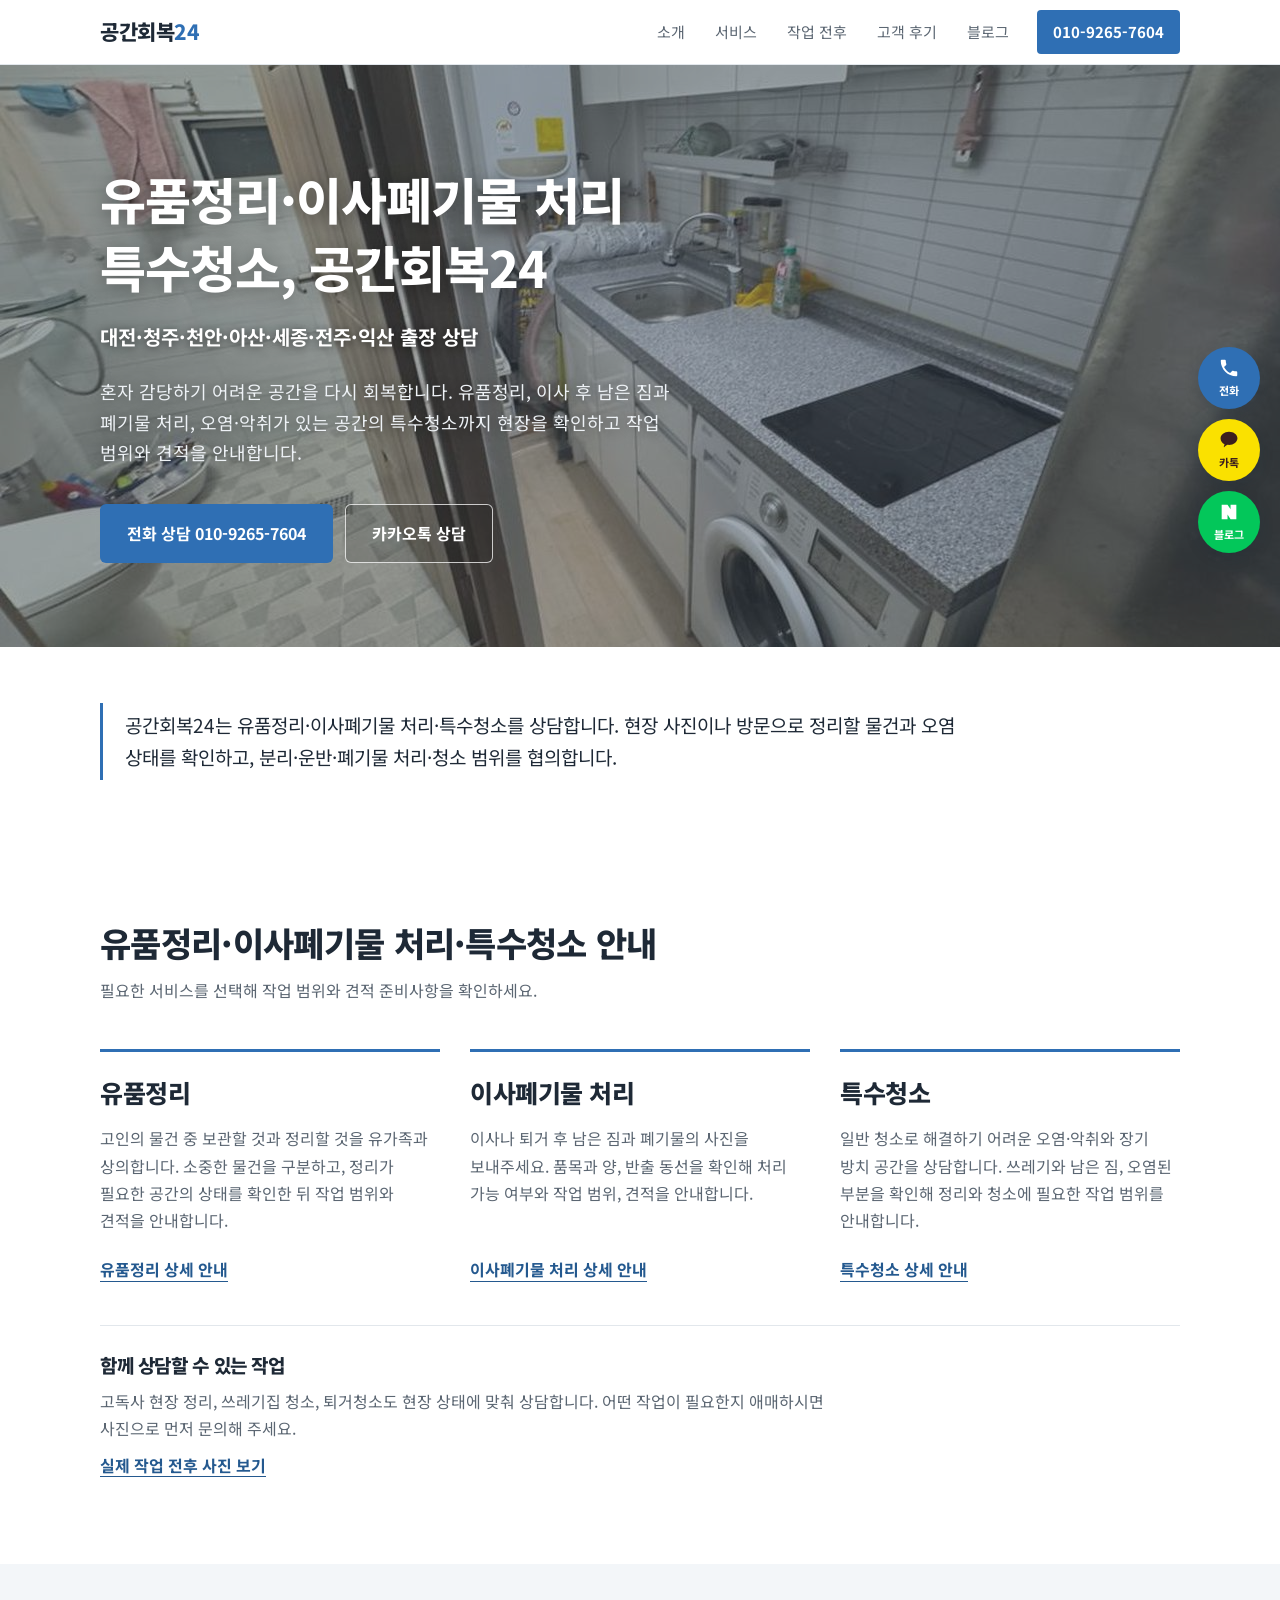
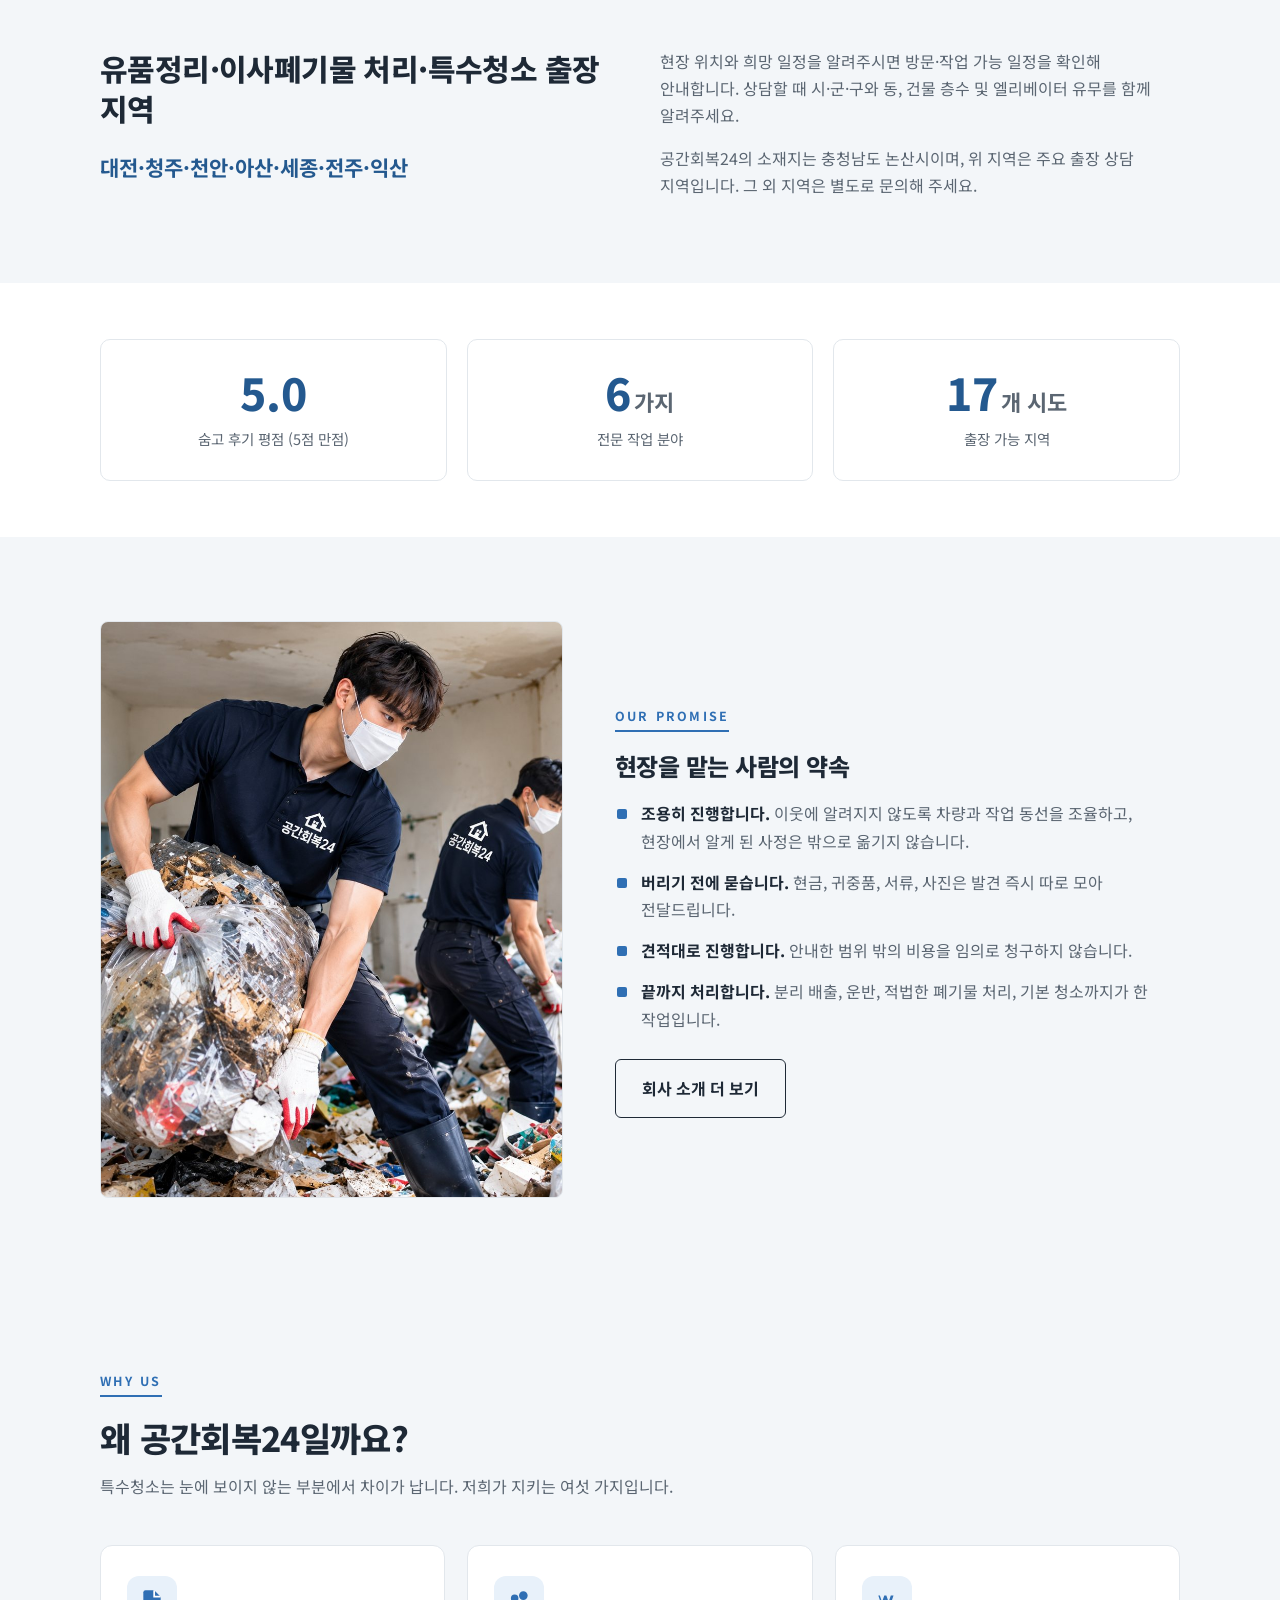
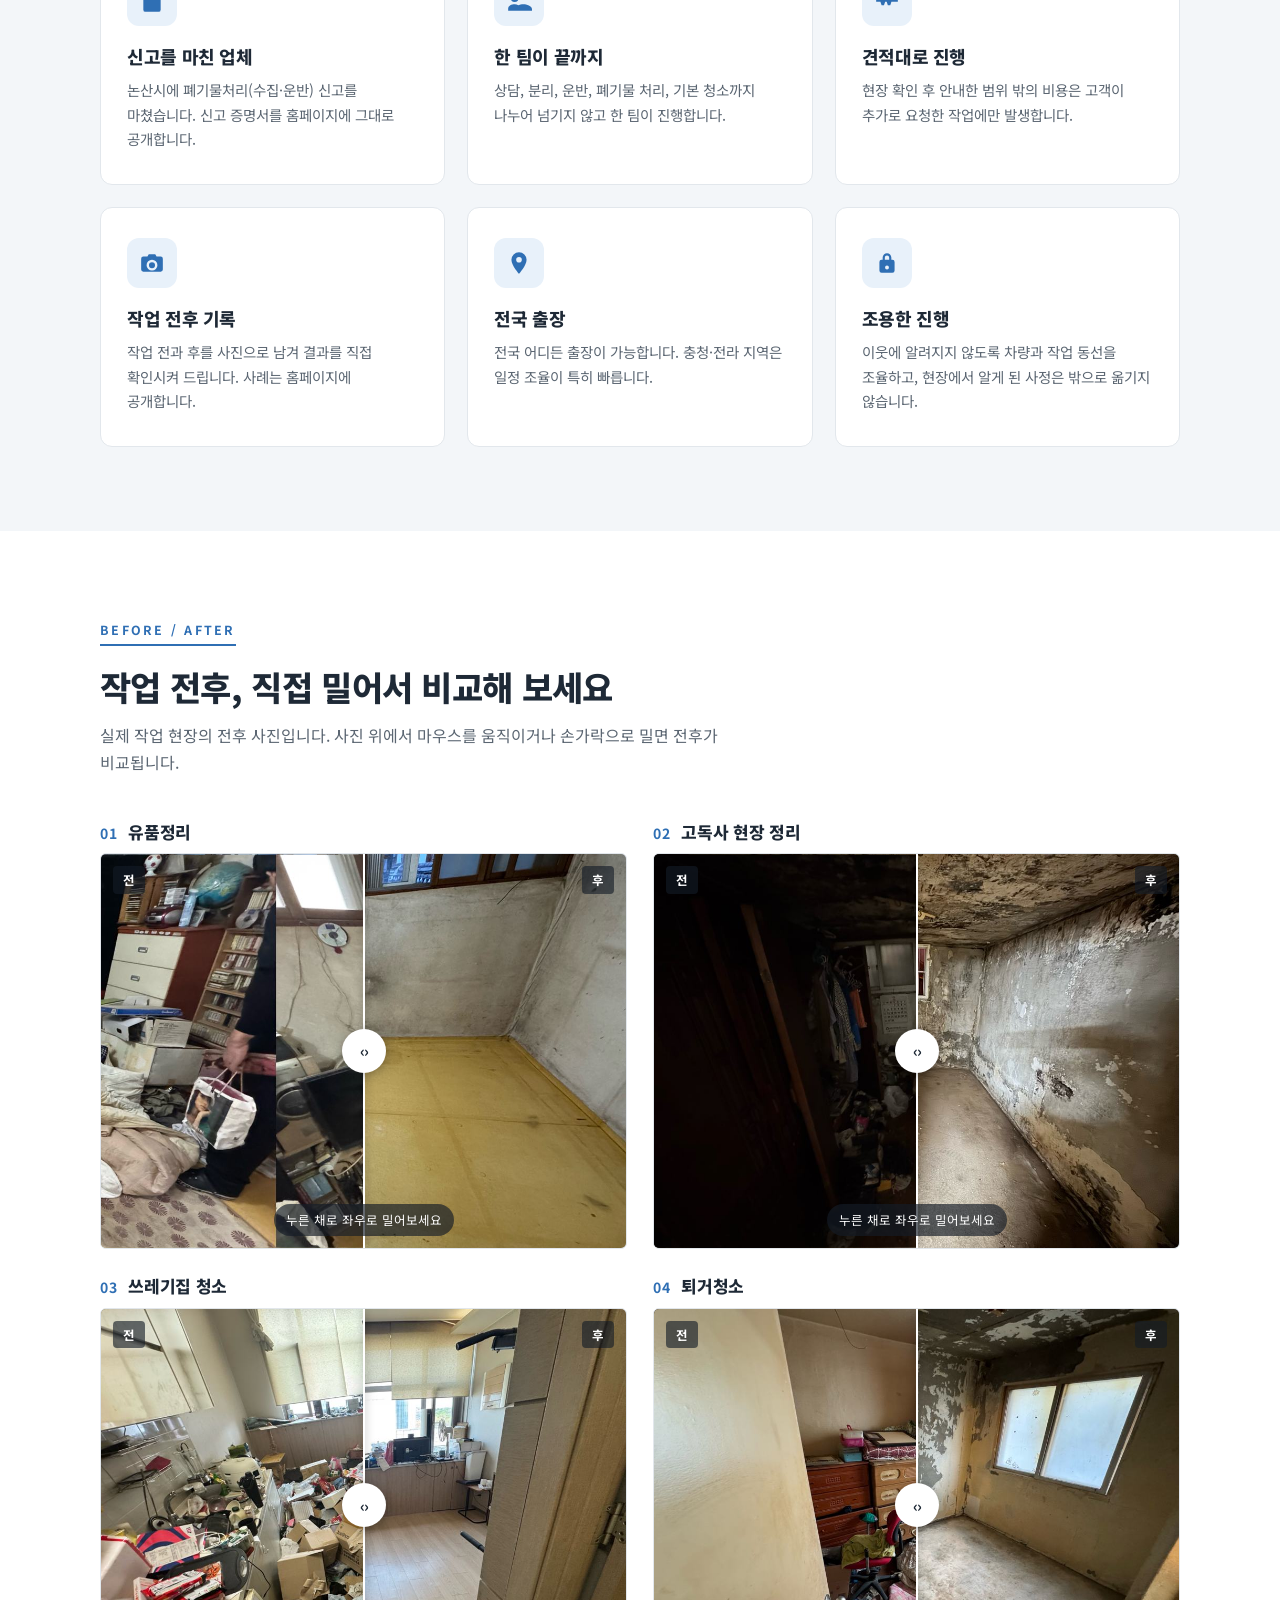
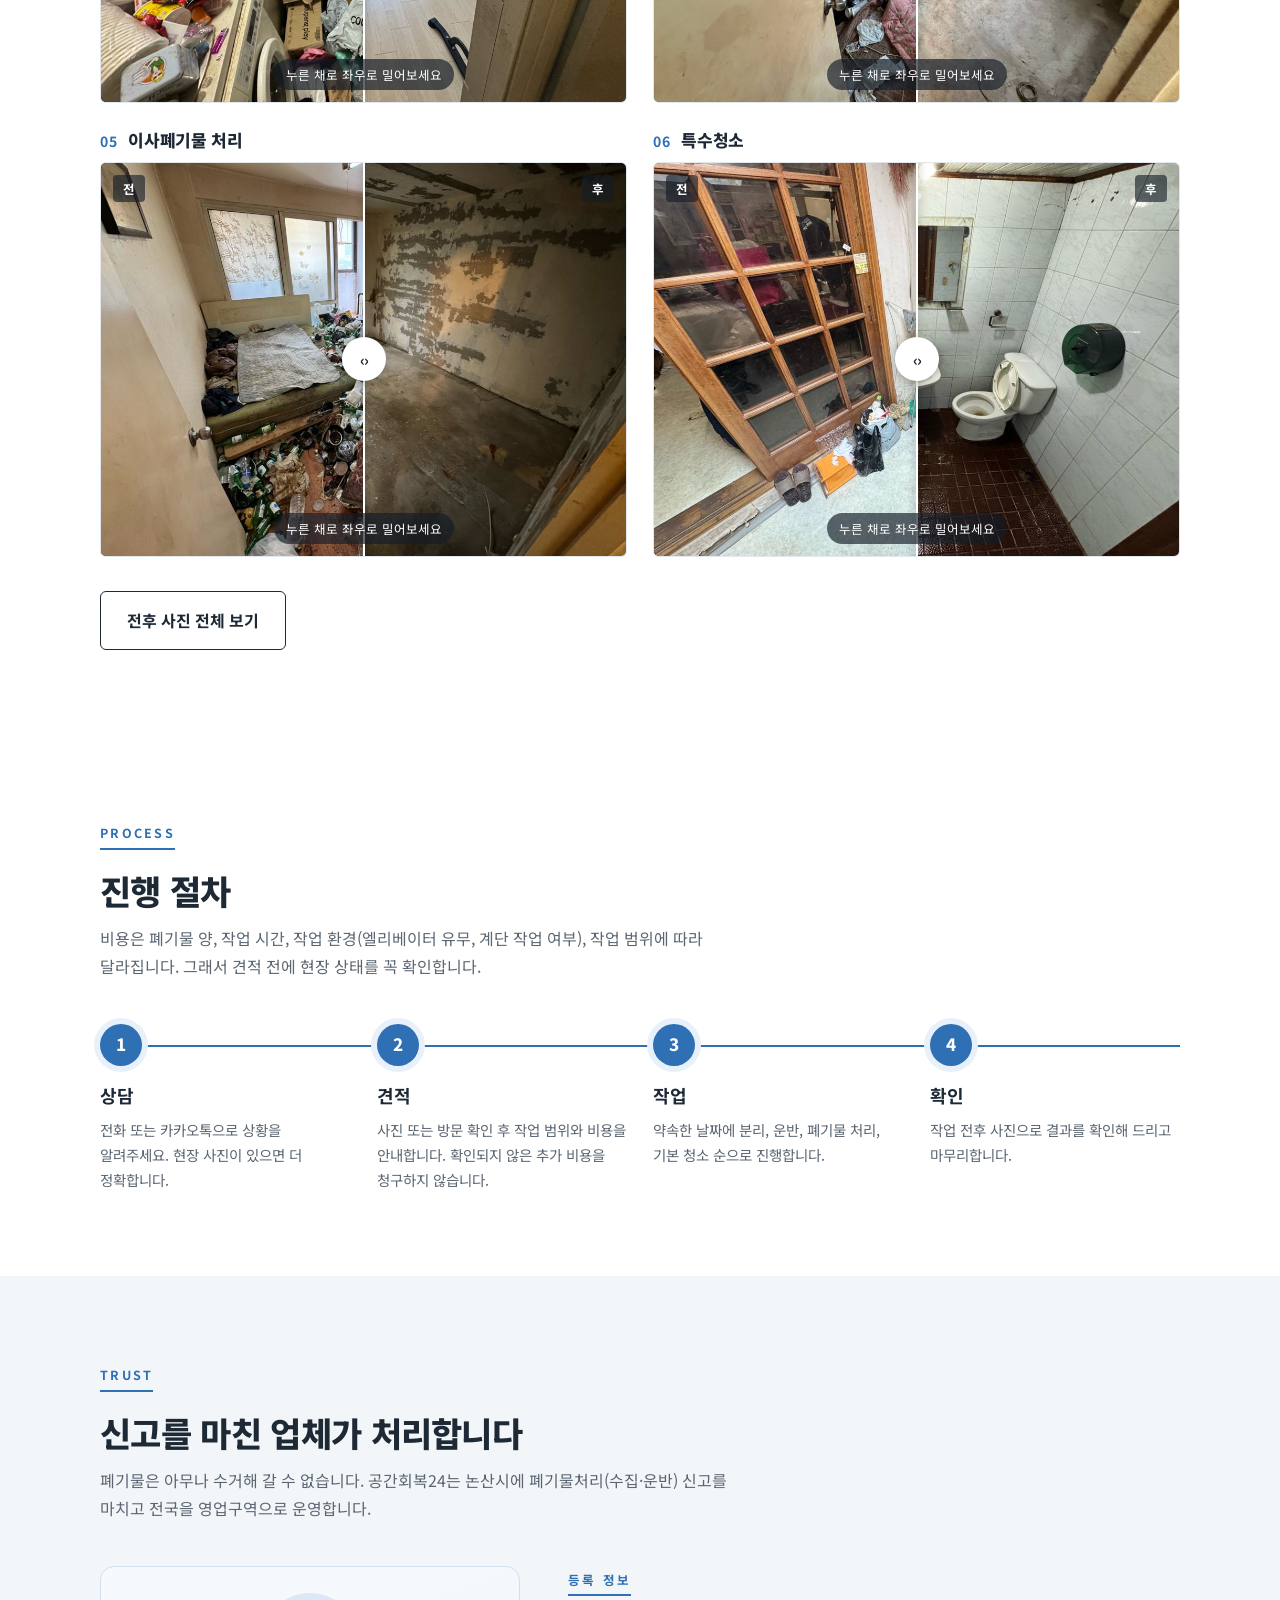
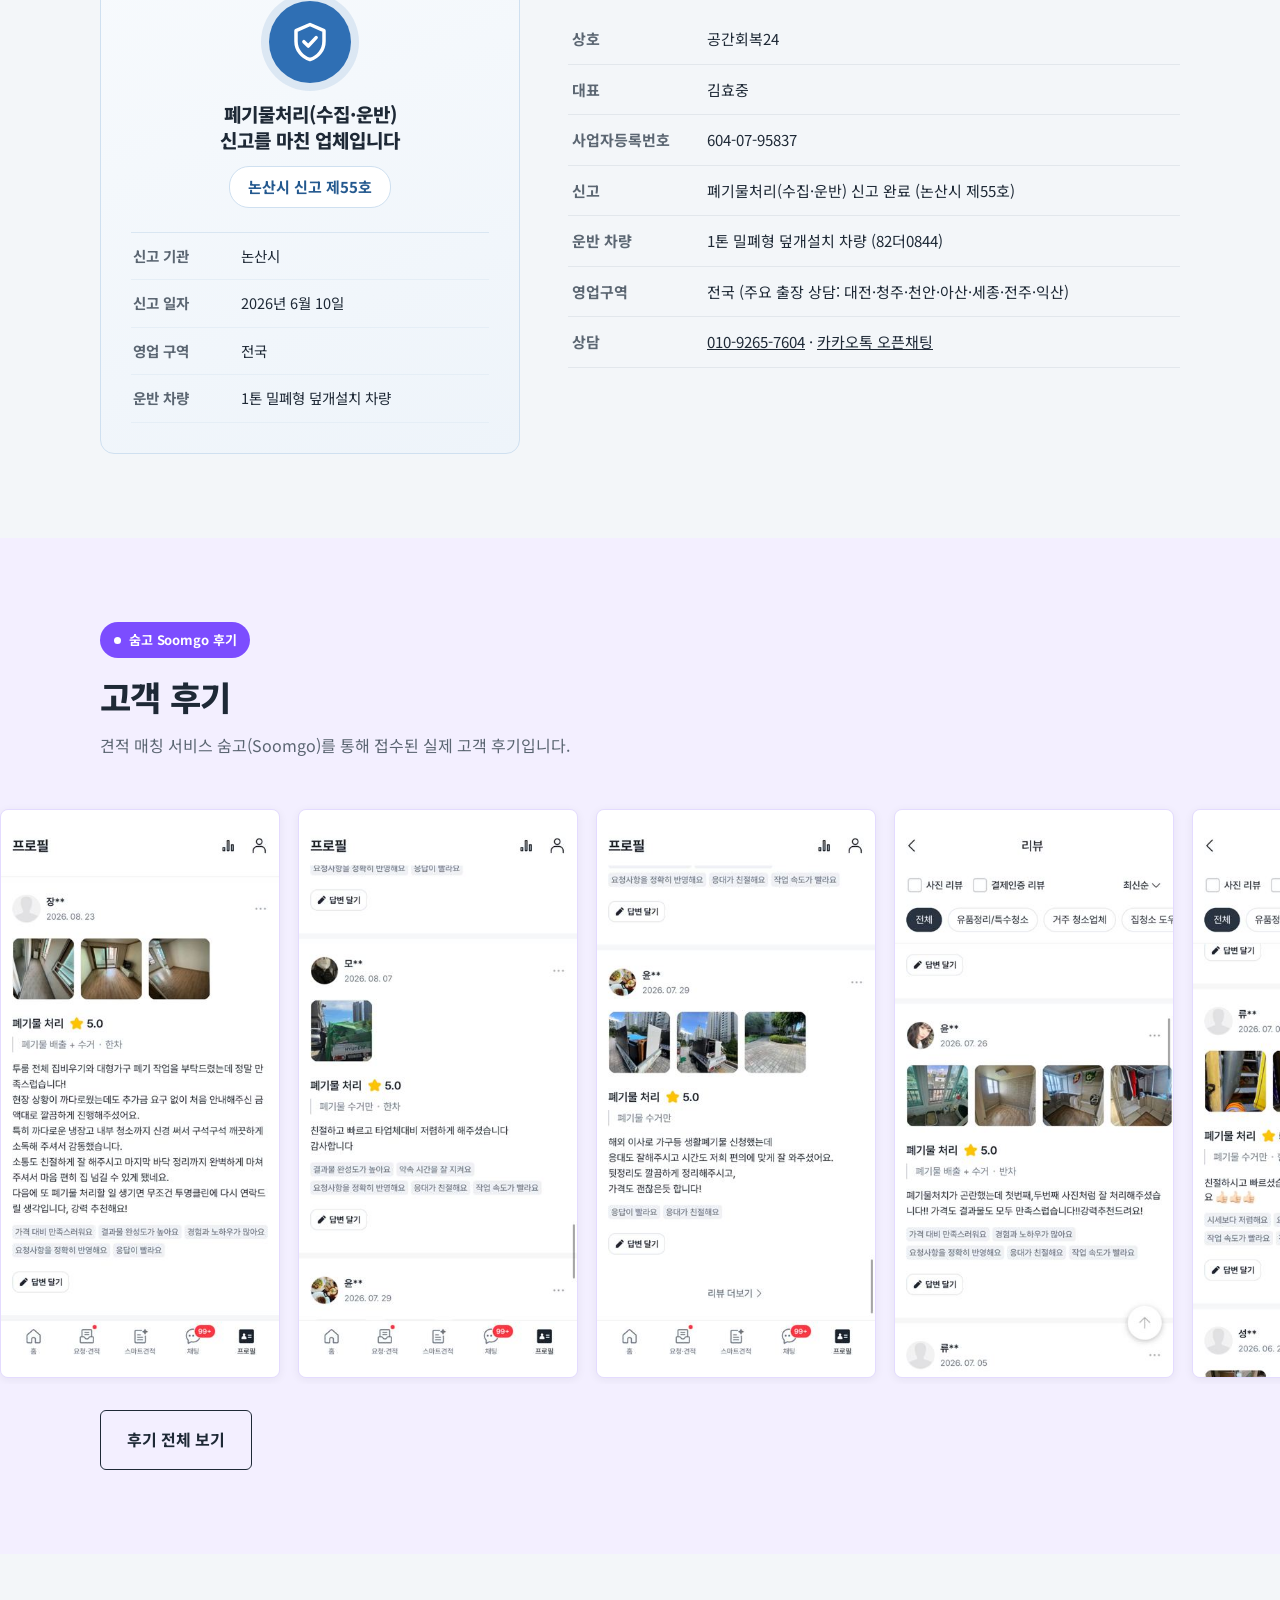
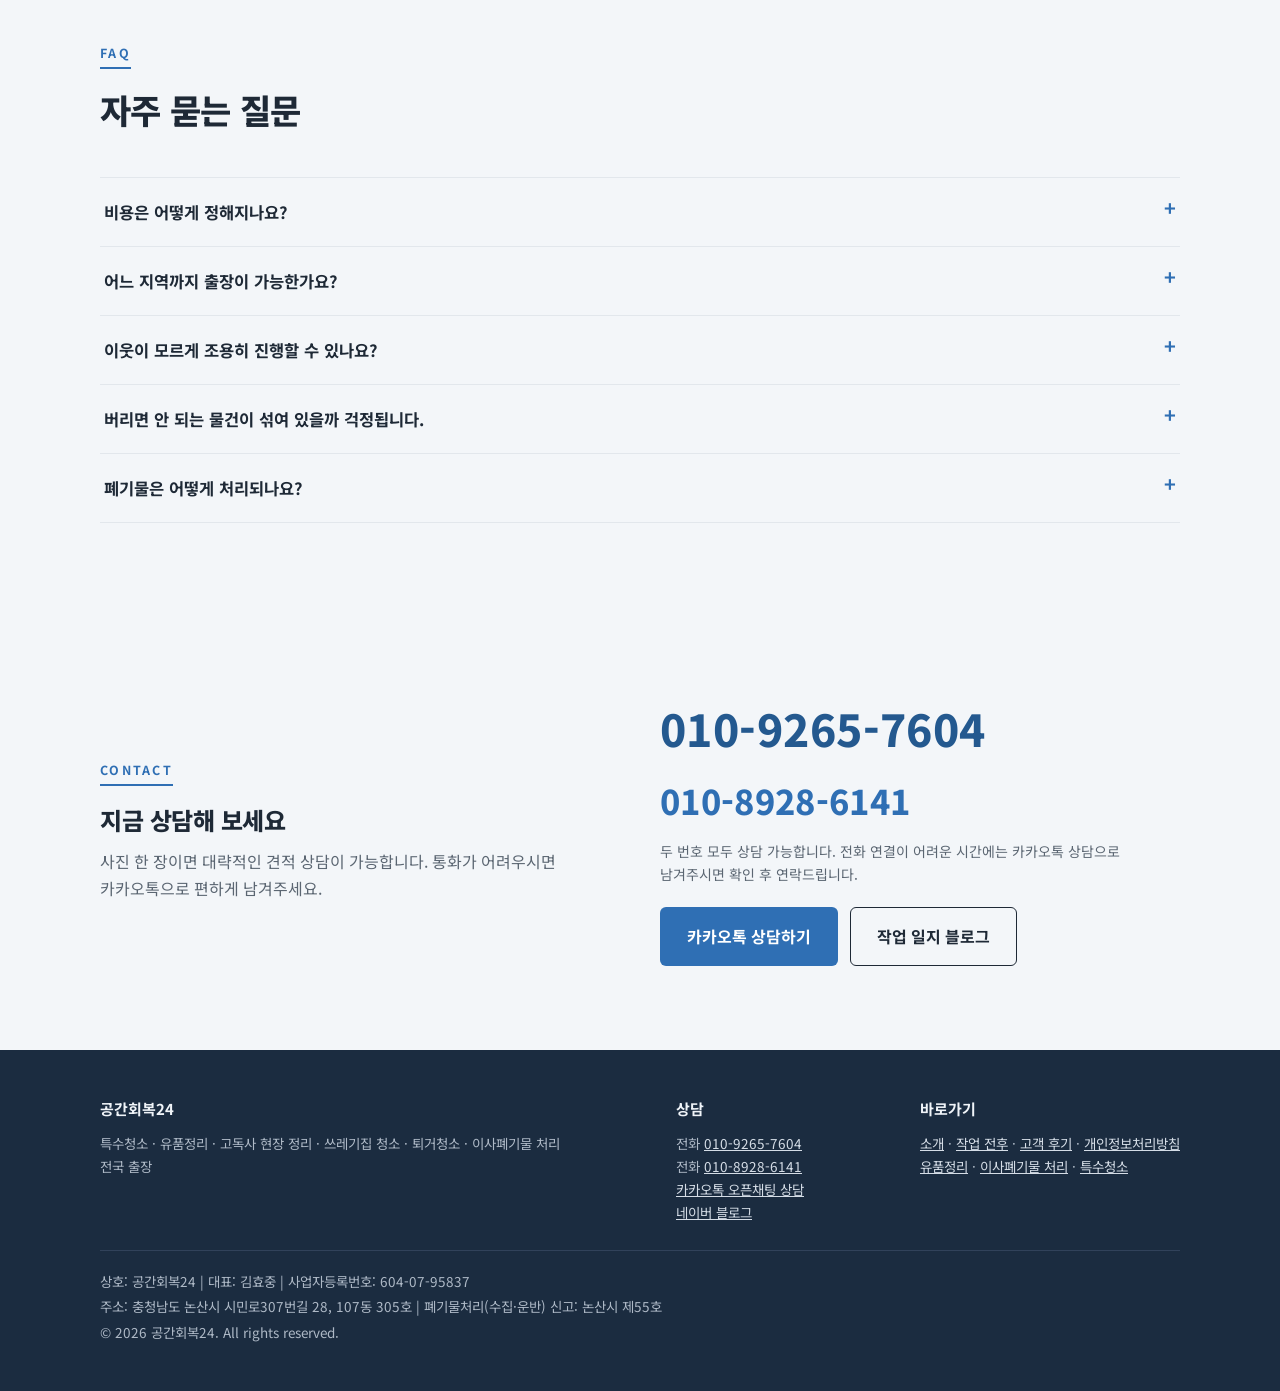
<file: index.html>
<!DOCTYPE html>
<html lang="ko">
<head>
<meta charset="utf-8">
<meta name="viewport" content="width=device-width, initial-scale=1">
<meta name="google-site-verification" content="8Y7lIp6jlZMBRl0MnFdJsgRHsQLTe0FROcY6ndp8rNI">
<meta name="naver-site-verification" content="8e1c275130bc08299684530967bc3f314710f57e">
<title>유품정리·이사폐기물 처리·특수청소 | 대전·청주·천안·아산·세종·전주·익산 | 공간회복24</title>
<meta name="description" content="공간회복24 유품정리·이사폐기물 처리·특수청소. 대전·청주·천안·아산·세종·전주·익산 출장 상담. 서비스별 작업 범위와 견적 준비사항, 실제 작업 전후 사진을 확인하세요. 전화 010-9265-7604.">
<link rel="canonical" href="https://areaclean24.com/">
<meta property="og:type" content="website">
<meta property="og:title" content="유품정리·이사폐기물 처리·특수청소 | 대전·청주·천안·아산·세종·전주·익산 | 공간회복24">
<meta property="og:description" content="공간회복24 유품정리·이사폐기물 처리·특수청소. 대전·청주·천안·아산·세종·전주·익산 출장 상담. 서비스별 작업 범위와 견적 준비사항, 실제 작업 전후 사진을 확인하세요. 전화 010-9265-7604.">
<meta property="og:url" content="https://areaclean24.com/">
<meta property="og:image" content="https://areaclean24.com/assets/og-v5.jpg">
<meta property="og:image:width" content="1200">
<meta property="og:image:height" content="630">
<meta property="og:image:alt" content="공간회복24 특수청소·유품정리·이사폐기물 처리, 상담 010-9265-7604">
<meta name="twitter:card" content="summary_large_image">
<meta property="og:locale" content="ko_KR">
<link rel="icon" href="assets/favicon.svg" type="image/svg+xml">
<link rel="icon" href="assets/favicon-32.png" sizes="32x32" type="image/png">
<link rel="apple-touch-icon" href="assets/apple-touch-icon.png">
<link rel="preconnect" href="https://fonts.googleapis.com">
<link rel="preconnect" href="https://fonts.gstatic.com" crossorigin>
<link rel="stylesheet" href="https://fonts.googleapis.com/css2?family=Noto+Sans+KR:wght@400;500;700;800&display=swap">
<link rel="stylesheet" href="css/style.css?v=12">
<script type="application/ld+json">
{
  "@context": "https://schema.org",
  "@graph": [
    {
      "@type": "LocalBusiness",
      "@id": "https://areaclean24.com/#business",
      "name": "공간회복24",
      "description": "특수청소, 유품정리, 고독사 현장 정리, 쓰레기집 청소, 퇴거청소, 이사폐기물 처리를 전국 출장으로 진행하는 업체입니다.",
      "url": "https://areaclean24.com/",
      "telephone": ["+82-10-9265-7604", "+82-10-8928-6141"],
      "image": "https://areaclean24.com/assets/og-v5.jpg",
      "address": {
        "@type": "PostalAddress",
        "addressLocality": "논산시",
        "addressRegion": "충청남도",
        "addressCountry": "KR"
      },
      "areaServed": [{"@type": "City", "name": "대전"}, {"@type": "City", "name": "청주"}, {"@type": "City", "name": "천안"}, {"@type": "City", "name": "아산"}, {"@type": "City", "name": "세종"}, {"@type": "City", "name": "전주"}, {"@type": "City", "name": "익산"}],
      "founder": { "@type": "Person", "name": "김효중" },
      "sameAs": ["https://blog.naver.com/limpidityclean"]
    },
    {
      "@type": "WebSite",
      "@id": "https://areaclean24.com/#website",
      "url": "https://areaclean24.com/",
      "name": "공간회복24",
      "inLanguage": "ko",
      "publisher": { "@id": "https://areaclean24.com/#business" }
    },
    {
      "@type": "WebPage",
      "@id": "https://areaclean24.com/#webpage",
      "url": "https://areaclean24.com/",
      "name": "유품정리·이사폐기물 처리·특수청소 | 대전·청주·천안·아산·세종·전주·익산 | 공간회복24",
      "isPartOf": { "@id": "https://areaclean24.com/#website" },
      "about": { "@id": "https://areaclean24.com/#business" },
      "inLanguage": "ko"
    }
  ]
}
</script>
</head>
<body>
<a class="skip" href="#main">본문 바로가기</a>

<header class="site-head">
  <div class="wrap">
    <a class="logo" href="index.html" aria-label="공간회복24 홈">
      <strong>공간회복<em>24</em></strong>
    </a>
    <button class="menu-btn" aria-expanded="false" aria-controls="gnb">메뉴</button>
    <nav class="gnb" id="gnb" aria-label="주 메뉴">
      <a href="about.html">소개</a>
      <a href="index.html#services">서비스</a>
      <a href="gallery.html">작업 전후</a>
      <a href="reviews.html">고객 후기</a>
      <a href="https://blog.naver.com/limpidityclean" target="_blank" rel="noopener">블로그</a>
      <a class="call" href="tel:010-9265-7604">010-9265-7604</a>
    </nav>
  </div>
</header>

<main id="main">

<!-- 히어로 -->
<div class="hero">
  <video autoplay muted loop playsinline preload="metadata" poster="assets/video/poster.jpg?v=2" aria-hidden="true" tabindex="-1">
    <source src="assets/video/hero.mp4?v=2" type="video/mp4">
  </video>
  <div class="wrap hero-inner">
    <h1>유품정리·이사폐기물 처리<br>특수청소, 공간회복24</h1>
    <p class="hero-regions">대전·청주·천안·아산·세종·전주·익산 출장 상담</p>
    <p class="sub">혼자 감당하기 어려운 공간을 다시 회복합니다. 유품정리, 이사 후 남은 짐과 폐기물 처리, 오염·악취가 있는 공간의 특수청소까지 현장을 확인하고 작업 범위와 견적을 안내합니다.</p>
    <div class="cta-row">
      <a class="btn btn-accent" href="tel:010-9265-7604">전화 상담 010-9265-7604</a>
      <a class="btn btn-ghost" href="https://open.kakao.com/o/sWXW52Hi" target="_blank" rel="noopener">카카오톡 상담</a>
    </div>
  </div>
</div>

<!-- 핵심 요약 -->
<section class="tight" aria-label="요약">
  <div class="wrap">
    <p class="answer">공간회복24는 유품정리·이사폐기물 처리·특수청소를 상담합니다. 현장 사진이나 방문으로 정리할 물건과 오염 상태를 확인하고, 분리·운반·폐기물 처리·청소 범위를 협의합니다.</p>
  </div>
</section>

<!-- 서비스 -->
<section id="services"><div class="wrap"><div class="sec-head"><h2>유품정리·이사폐기물 처리·특수청소 안내</h2><p>필요한 서비스를 선택해 작업 범위와 견적 준비사항을 확인하세요.</p></div><div class="service-entries"><article class="service-entry"><h3><a href="estate-cleanup.html">유품정리</a></h3><p>고인의 물건 중 보관할 것과 정리할 것을 유가족과 상의합니다. 소중한 물건을 구분하고, 정리가 필요한 공간의 상태를 확인한 뒤 작업 범위와 견적을 안내합니다.</p><a class="service-entry-link" href="estate-cleanup.html">유품정리 상세 안내</a></article><article class="service-entry"><h3><a href="moving-waste.html">이사폐기물 처리</a></h3><p>이사나 퇴거 후 남은 짐과 폐기물의 사진을 보내주세요. 품목과 양, 반출 동선을 확인해 처리 가능 여부와 작업 범위, 견적을 안내합니다.</p><a class="service-entry-link" href="moving-waste.html">이사폐기물 처리 상세 안내</a></article><article class="service-entry"><h3><a href="special-cleaning.html">특수청소</a></h3><p>일반 청소로 해결하기 어려운 오염·악취와 장기 방치 공간을 상담합니다. 쓰레기와 남은 짐, 오염된 부분을 확인해 정리와 청소에 필요한 작업 범위를 안내합니다.</p><a class="service-entry-link" href="special-cleaning.html">특수청소 상세 안내</a></article></div><div class="other-services"><h3>함께 상담할 수 있는 작업</h3><p>고독사 현장 정리, 쓰레기집 청소, 퇴거청소도 현장 상태에 맞춰 상담합니다. 어떤 작업이 필요한지 애매하시면 사진으로 먼저 문의해 주세요.</p><a href="gallery.html">실제 작업 전후 사진 보기</a></div></div></section>

<section class="alt" id="service-area">
  <div class="wrap area-layout">
    <div><h2>유품정리·이사폐기물 처리·특수청소 출장 지역</h2><p class="region-names">대전·청주·천안·아산·세종·전주·익산</p></div>
    <div><p>현장 위치와 희망 일정을 알려주시면 방문·작업 가능 일정을 확인해 안내합니다. 상담할 때 시·군·구와 동, 건물 층수 및 엘리베이터 유무를 함께 알려주세요.</p><p>공간회복24의 소재지는 충청남도 논산시이며, 위 지역은 주요 출장 상담 지역입니다. 그 외 지역은 별도로 문의해 주세요.</p></div>
  </div>
</section>

<!-- 숫자 -->
<section class="tight" aria-label="주요 수치">
  <div class="wrap">
    <div class="stats">
      <div class="stat" data-reveal>
        <div class="v" data-to="5.0">0</div>
        <p class="k">숨고 후기 평점 (5점 만점)</p>
      </div>
      <div class="stat" data-reveal style="--d:.1s">
        <div class="v" data-to="6" data-unit="가지">0</div>
        <p class="k">전문 작업 분야</p>
      </div>
      <div class="stat" data-reveal style="--d:.2s">
        <div class="v" data-to="17" data-unit="개 시도">0</div>
        <p class="k">출장 가능 지역</p>
      </div>
    </div>
  </div>
</section>

<!-- 사람 / 약속 -->
<section class="alt">
  <div class="wrap people-grid">
    <figure>
      <img src="assets/staff.jpg?v=2" alt="공간회복24 로고가 새겨진 작업복을 입고 현장에서 폐기물을 정리하는 작업자" width="900" height="1125" loading="lazy">
    </figure>
    <div>
      <span class="label">OUR PROMISE</span>
      <h2>현장을 맡는 사람의 약속</h2>
      <ul class="promise">
        <li><strong>조용히 진행합니다.</strong> 이웃에 알려지지 않도록 차량과 작업 동선을 조율하고, 현장에서 알게 된 사정은 밖으로 옮기지 않습니다.</li>
        <li><strong>버리기 전에 묻습니다.</strong> 현금, 귀중품, 서류, 사진은 발견 즉시 따로 모아 전달드립니다.</li>
        <li><strong>견적대로 진행합니다.</strong> 안내한 범위 밖의 비용을 임의로 청구하지 않습니다.</li>
        <li><strong>끝까지 처리합니다.</strong> 분리 배출, 운반, 적법한 폐기물 처리, 기본 청소까지가 한 작업입니다.</li>
      </ul>
      <p style="margin-top:26px;"><a class="btn btn-line" href="about.html">회사 소개 더 보기</a></p>
    </div>
  </div>
</section>

<!-- 강점 -->
<section class="alt" id="why">
  <div class="wrap">
    <div class="sec-head" data-reveal>
      <span class="label">WHY US</span>
      <h2>왜 공간회복24일까요?</h2>
      <p>특수청소는 눈에 보이지 않는 부분에서 차이가 납니다. 저희가 지키는 여섯 가지입니다.</p>
    </div>
    <div class="why-grid">
      <article class="why" data-reveal style="--d:0.00s">
        <span class="ico" aria-hidden="true"><svg viewBox="0 0 24 24" fill="currentColor"><path d="M14 2H6a2 2 0 0 0-2 2v16a2 2 0 0 0 2 2h12a2 2 0 0 0 2-2V8l-6-6z"/><path d="M14 2v6h6" fill="none" stroke="#fff" stroke-width="1.6"/></svg></span>
        <h3>신고를 마친 업체</h3>
        <p>논산시에 폐기물처리(수집·운반) 신고를 마쳤습니다. 신고 증명서를 홈페이지에 그대로 공개합니다.</p>
      </article>
      <article class="why" data-reveal style="--d:0.08s">
        <span class="ico" aria-hidden="true"><svg viewBox="0 0 24 24" fill="currentColor"><path d="M16 11a4 4 0 1 0-4-4 4 4 0 0 0 4 4zM8 13a3.5 3.5 0 1 0-3.5-3.5A3.5 3.5 0 0 0 8 13zm0 2c-2.7 0-6 1.3-6 4v2h8v-2c0-1.1.5-2.2 1.4-3.1A11 11 0 0 0 8 15zm8 0c-3 0-8 1.5-8 4.5V21h16v-1.5c0-3-5-4.5-8-4.5z"/></svg></span>
        <h3>한 팀이 끝까지</h3>
        <p>상담, 분리, 운반, 폐기물 처리, 기본 청소까지 나누어 넘기지 않고 한 팀이 진행합니다.</p>
      </article>
      <article class="why" data-reveal style="--d:0.16s">
        <span class="ico" aria-hidden="true"><svg viewBox="0 0 24 24" fill="currentColor"><path d="M3 7h2.4l2 6 2.1-6h1.9l2.1 6 2-6H18l-3 9h-2.2L11 10.6 9.2 16H7L4 7H3zm-1 4h20v1.6H2V11z"/></svg></span>
        <h3>견적대로 진행</h3>
        <p>현장 확인 후 안내한 범위 밖의 비용은 고객이 추가로 요청한 작업에만 발생합니다.</p>
      </article>
      <article class="why" data-reveal style="--d:0.24s">
        <span class="ico" aria-hidden="true"><svg viewBox="0 0 24 24" fill="currentColor"><path d="M9 4h6l1.2 2H20a2 2 0 0 1 2 2v10a2 2 0 0 1-2 2H4a2 2 0 0 1-2-2V8a2 2 0 0 1 2-2h3.8L9 4zm3 5a5 5 0 1 0 5 5 5 5 0 0 0-5-5zm0 2.2A2.8 2.8 0 1 1 9.2 14 2.8 2.8 0 0 1 12 11.2z"/></svg></span>
        <h3>작업 전후 기록</h3>
        <p>작업 전과 후를 사진으로 남겨 결과를 직접 확인시켜 드립니다. 사례는 홈페이지에 공개합니다.</p>
      </article>
      <article class="why" data-reveal style="--d:0.32s">
        <span class="ico" aria-hidden="true"><svg viewBox="0 0 24 24" fill="currentColor"><path d="M12 2a7 7 0 0 0-7 7c0 5.2 7 13 7 13s7-7.8 7-13a7 7 0 0 0-7-7zm0 9.6A2.6 2.6 0 1 1 14.6 9 2.6 2.6 0 0 1 12 11.6z"/></svg></span>
        <h3>전국 출장</h3>
        <p>전국 어디든 출장이 가능합니다. 충청·전라 지역은 일정 조율이 특히 빠릅니다.</p>
      </article>
      <article class="why" data-reveal style="--d:0.40s">
        <span class="ico" aria-hidden="true"><svg viewBox="0 0 24 24" fill="currentColor"><path d="M17 9h-1V7a4 4 0 0 0-8 0v2H7a2 2 0 0 0-2 2v8a2 2 0 0 0 2 2h10a2 2 0 0 0 2-2v-8a2 2 0 0 0-2-2zm-7-2a2 2 0 0 1 4 0v2h-4V7zm2 11a1.8 1.8 0 1 1 1.8-1.8A1.8 1.8 0 0 1 12 18z"/></svg></span>
        <h3>조용한 진행</h3>
        <p>이웃에 알려지지 않도록 차량과 작업 동선을 조율하고, 현장에서 알게 된 사정은 밖으로 옮기지 않습니다.</p>
      </article>
    </div>
  </div>
</section>

<!-- 전후 비교 -->
<section id="before-after">
  <div class="wrap">
    <div class="sec-head">
      <span class="label">BEFORE / AFTER</span>
      <h2>작업 전후, 직접 밀어서 비교해 보세요</h2>
      <p>실제 작업 현장의 전후 사진입니다. 사진 위에서 마우스를 움직이거나 손가락으로 밀면 전후가 비교됩니다.</p>
    </div>
    <div class="ba-grid">
      <div class="ba-item">
        <h3><span class="num">01</span>유품정리</h3>
        <div class="bas">
        <img src="assets/ba/13a.jpg" alt="유품정리 작업 후 모습" width="1000" height="1000" loading="lazy">
        <div class="bas-top"><img src="assets/ba/13b.jpg" alt="유품정리 작업 전 모습" width="1000" height="1000" loading="lazy"></div>
        <div class="bas-line" aria-hidden="true"><span class="bas-knob">‹ ›</span></div>
        <span class="bas-hint">누른 채로 좌우로 밀어보세요</span>
        <span class="bas-tag bas-tag-b">전</span><span class="bas-tag bas-tag-a">후</span>
        <input type="range" min="0" max="100" value="50" aria-label="유품정리 작업 전후 비교 슬라이더">
      </div>
      </div>
      <div class="ba-item">
        <h3><span class="num">02</span>고독사 현장 정리</h3>
        <div class="bas">
        <img src="assets/ba/05a.jpg" alt="고독사 현장 정리 작업 후 모습" width="1000" height="750" loading="lazy">
        <div class="bas-top"><img src="assets/ba/05b.jpg" alt="고독사 현장 정리 작업 전 모습" width="1000" height="750" loading="lazy"></div>
        <div class="bas-line" aria-hidden="true"><span class="bas-knob">‹ ›</span></div>
        <span class="bas-hint">누른 채로 좌우로 밀어보세요</span>
        <span class="bas-tag bas-tag-b">전</span><span class="bas-tag bas-tag-a">후</span>
        <input type="range" min="0" max="100" value="50" aria-label="고독사 현장 정리 작업 전후 비교 슬라이더">
      </div>
      </div>
      <div class="ba-item">
        <h3><span class="num">03</span>쓰레기집 청소</h3>
        <div class="bas">
        <img src="assets/ba/23a.jpg" alt="쓰레기집 청소 작업 후 모습" width="1000" height="750" loading="lazy">
        <div class="bas-top"><img src="assets/ba/23b.jpg" alt="쓰레기집 청소 작업 전 모습" width="1000" height="750" loading="lazy"></div>
        <div class="bas-line" aria-hidden="true"><span class="bas-knob">‹ ›</span></div>
        <span class="bas-hint">누른 채로 좌우로 밀어보세요</span>
        <span class="bas-tag bas-tag-b">전</span><span class="bas-tag bas-tag-a">후</span>
        <input type="range" min="0" max="100" value="50" aria-label="쓰레기집 청소 작업 전후 비교 슬라이더">
      </div>
      </div>
      <div class="ba-item">
        <h3><span class="num">04</span>퇴거청소</h3>
        <div class="bas">
        <img src="assets/ba/03a.jpg" alt="퇴거청소 작업 후 모습" width="1000" height="750" loading="lazy">
        <div class="bas-top"><img src="assets/ba/03b.jpg" alt="퇴거청소 작업 전 모습" width="1000" height="750" loading="lazy"></div>
        <div class="bas-line" aria-hidden="true"><span class="bas-knob">‹ ›</span></div>
        <span class="bas-hint">누른 채로 좌우로 밀어보세요</span>
        <span class="bas-tag bas-tag-b">전</span><span class="bas-tag bas-tag-a">후</span>
        <input type="range" min="0" max="100" value="50" aria-label="퇴거청소 작업 전후 비교 슬라이더">
      </div>
      </div>
      <div class="ba-item">
        <h3><span class="num">05</span>이사폐기물 처리</h3>
        <div class="bas">
        <img src="assets/ba/01a.jpg" alt="이사폐기물 처리 작업 후 모습" width="1000" height="750" loading="lazy">
        <div class="bas-top"><img src="assets/ba/01b.jpg" alt="이사폐기물 처리 작업 전 모습" width="1000" height="750" loading="lazy"></div>
        <div class="bas-line" aria-hidden="true"><span class="bas-knob">‹ ›</span></div>
        <span class="bas-hint">누른 채로 좌우로 밀어보세요</span>
        <span class="bas-tag bas-tag-b">전</span><span class="bas-tag bas-tag-a">후</span>
        <input type="range" min="0" max="100" value="50" aria-label="이사폐기물 처리 작업 전후 비교 슬라이더">
      </div>
      </div>
      <div class="ba-item">
        <h3><span class="num">06</span>특수청소</h3>
        <div class="bas">
        <img src="assets/ba/16a.jpg" alt="특수청소 작업 후 모습" width="1000" height="750" loading="lazy">
        <div class="bas-top"><img src="assets/ba/16b.jpg" alt="특수청소 작업 전 모습" width="1000" height="750" loading="lazy"></div>
        <div class="bas-line" aria-hidden="true"><span class="bas-knob">‹ ›</span></div>
        <span class="bas-hint">누른 채로 좌우로 밀어보세요</span>
        <span class="bas-tag bas-tag-b">전</span><span class="bas-tag bas-tag-a">후</span>
        <input type="range" min="0" max="100" value="50" aria-label="특수청소 작업 전후 비교 슬라이더">
      </div>
      </div>
    </div>
    <p style="margin-top:34px;"><a class="btn btn-line" href="gallery.html">전후 사진 전체 보기</a></p>
  </div>
</section>

<!-- 진행 절차 -->
<section>
  <div class="wrap">
    <div class="sec-head" data-reveal>
      <span class="label">PROCESS</span>
      <h2>진행 절차</h2>
      <p>비용은 폐기물 양, 작업 시간, 작업 환경(엘리베이터 유무, 계단 작업 여부), 작업 범위에 따라 달라집니다. 그래서 견적 전에 현장 상태를 꼭 확인합니다.</p>
    </div>
    <div class="steps flow">
      <div class="step-line" aria-hidden="true"><span></span></div>
      <div class="step" data-reveal style="--d:0.00s">
        <span class="badge" aria-hidden="true">1</span>
        <b>상담</b>
        <p>전화 또는 카카오톡으로 상황을 알려주세요. 현장 사진이 있으면 더 정확합니다.</p>
      </div>
      <div class="step" data-reveal style="--d:0.12s">
        <span class="badge" aria-hidden="true">2</span>
        <b>견적</b>
        <p>사진 또는 방문 확인 후 작업 범위와 비용을 안내합니다. 확인되지 않은 추가 비용을 청구하지 않습니다.</p>
      </div>
      <div class="step" data-reveal style="--d:0.24s">
        <span class="badge" aria-hidden="true">3</span>
        <b>작업</b>
        <p>약속한 날짜에 분리, 운반, 폐기물 처리, 기본 청소 순으로 진행합니다.</p>
      </div>
      <div class="step" data-reveal style="--d:0.36s">
        <span class="badge" aria-hidden="true">4</span>
        <b>확인</b>
        <p>작업 전후 사진으로 결과를 확인해 드리고 마무리합니다.</p>
      </div>
    </div>
  </div>
</section>

<!-- 신뢰 -->
<section class="alt">
  <div class="wrap">
    <div class="sec-head">
      <span class="label">TRUST</span>
      <h2>신고를 마친 업체가 처리합니다</h2>
      <p>폐기물은 아무나 수거해 갈 수 없습니다. 공간회복24는 논산시에 폐기물처리(수집·운반) 신고를 마치고 전국을 영업구역으로 운영합니다.</p>
    </div>
    <div class="trust-grid">
      <div class="permit-card" data-reveal>
        <span class="seal" aria-hidden="true">
          <svg viewBox="0 0 24 24" fill="none" stroke="currentColor" stroke-width="2" stroke-linecap="round" stroke-linejoin="round">
            <path d="M12 2 4 5.5v6c0 5 3.4 9.3 8 10.5 4.6-1.2 8-5.5 8-10.5v-6L12 2z"/>
            <path d="m8.5 11.8 2.5 2.5 4.5-4.8"/>
          </svg>
        </span>
        <p class="t">폐기물처리(수집·운반)<br>신고를 마친 업체입니다</p>
        <span class="no">논산시 신고 제55호</span>
        <dl>
          <div><dt>신고 기관</dt><dd>논산시</dd></div>
          <div><dt>신고 일자</dt><dd>2026년 6월 10일</dd></div>
          <div><dt>영업 구역</dt><dd>전국</dd></div>
          <div><dt>운반 차량</dt><dd>1톤 밀폐형 덮개설치 차량</dd></div>
        </dl>
      </div>
      <table class="fact-table">
        <caption class="label" style="caption-side:top; text-align:left;">등록 정보</caption>
        <tr><th scope="row">상호</th><td>공간회복24</td></tr>
        <tr><th scope="row">대표</th><td>김효중</td></tr>
        <tr><th scope="row">사업자등록번호</th><td>604-07-95837</td></tr>
        <tr><th scope="row">신고</th><td>폐기물처리(수집·운반) 신고 완료 (논산시 제55호)</td></tr>
        <tr><th scope="row">운반 차량</th><td>1톤 밀폐형 덮개설치 차량 (82더0844)</td></tr>
        <tr><th scope="row">영업구역</th><td>전국 (주요 출장 상담: 대전·청주·천안·아산·세종·전주·익산)</td></tr>
        <tr><th scope="row">상담</th><td><a href="tel:010-9265-7604">010-9265-7604</a> · <a href="https://open.kakao.com/o/sWXW52Hi" target="_blank" rel="noopener">카카오톡 오픈채팅</a></td></tr>
      </table>
    </div>
  </div>
</section>

<!-- 후기 -->
<section class="soomgo-band">
  <div class="wrap">
    <div class="sec-head">
      <span class="soomgo-badge"><span class="dot"></span>숨고 Soomgo 후기</span>
      <h2 style="margin-top:16px;">고객 후기</h2>
      <p>견적 매칭 서비스 숨고(Soomgo)를 통해 접수된 실제 고객 후기입니다.</p>
    </div>
  </div>
  <div class="wrap" style="max-width:none; padding:0;">
    <div class="marquee" aria-label="숨고 고객 후기 화면 캡처 모음">
      <div class="marquee-track">
        <img src="assets/reviews/shot-01.jpg" alt="숨고 후기 화면 캡처 1" width="400" height="816" loading="lazy">
        <img src="assets/reviews/shot-02.jpg" alt="숨고 후기 화면 캡처 2" width="400" height="816" loading="lazy">
        <img src="assets/reviews/shot-03.jpg" alt="숨고 후기 화면 캡처 3" width="400" height="816" loading="lazy">
        <img src="assets/reviews/shot-04.jpg" alt="숨고 후기 화면 캡처 4" width="400" height="816" loading="lazy">
        <img src="assets/reviews/shot-05.jpg" alt="숨고 후기 화면 캡처 5" width="400" height="816" loading="lazy">
        <img src="assets/reviews/shot-06.jpg" alt="숨고 후기 화면 캡처 6" width="400" height="816" loading="lazy">
        <img src="assets/reviews/shot-07.jpg" alt="숨고 후기 화면 캡처 7" width="400" height="816" loading="lazy">
        <img src="assets/reviews/shot-08.jpg" alt="숨고 후기 화면 캡처 8" width="400" height="816" loading="lazy">
        <img src="assets/reviews/shot-09.jpg" alt="숨고 후기 화면 캡처 9" width="400" height="816" loading="lazy">
        <img src="assets/reviews/shot-10.jpg" alt="숨고 후기 화면 캡처 10" width="400" height="816" loading="lazy">
        <img src="assets/reviews/shot-11.jpg" alt="숨고 후기 화면 캡처 11" width="400" height="816" loading="lazy">
        <img src="assets/reviews/shot-12.jpg" alt="숨고 후기 화면 캡처 12" width="400" height="816" loading="lazy">
        <img src="assets/reviews/shot-13.jpg" alt="숨고 후기 화면 캡처 13" width="400" height="816" loading="lazy">
        <img src="assets/reviews/shot-14.jpg" alt="숨고 후기 화면 캡처 14" width="400" height="816" loading="lazy">
        <img src="assets/reviews/shot-15.jpg" alt="숨고 후기 화면 캡처 15" width="400" height="816" loading="lazy">
        <img src="assets/reviews/shot-16.jpg" alt="숨고 후기 화면 캡처 16" width="400" height="816" loading="lazy">
        <img src="assets/reviews/shot-17.jpg" alt="숨고 후기 화면 캡처 17" width="400" height="816" loading="lazy">
      </div>
    </div>

  </div>
  <div class="wrap">
    <p style="margin-top:26px;"><a class="btn btn-line" href="reviews.html">후기 전체 보기</a></p>
  </div>
</section>

<!-- FAQ -->
<section class="alt">
  <div class="wrap">
    <div class="sec-head">
      <span class="label">FAQ</span>
      <h2>자주 묻는 질문</h2>
    </div>
    <div class="faq">
      <details>
        <summary>비용은 어떻게 정해지나요?</summary>
        <p class="a">폐기물 양, 작업 시간, 작업 환경(엘리베이터 유무·계단 작업 여부), 작업 범위(수거만 진행할지, 기본 청소까지 포함할지)에 따라 달라집니다. 현장 사진이나 방문 확인 후 견적을 안내드리며, 안내한 범위 밖의 비용을 임의로 청구하지 않습니다.</p>
      </details>
      <details>
        <summary>어느 지역까지 출장이 가능한가요?</summary>
        <p class="a">대전·청주·천안·아산·세종·전주·익산을 주요 출장 상담 지역으로 운영합니다. 현장 위치와 희망 날짜를 알려주시면 방문·작업 가능 일정을 확인합니다. 그 외 지역은 별도로 문의해 주세요.</p>
      </details>
      <details>
        <summary>이웃이 모르게 조용히 진행할 수 있나요?</summary>
        <p class="a">네. 유품정리와 고독사 현장 정리는 특히 주변에 알려지지 않도록 차량과 작업 동선을 조율해 조용히 진행합니다.</p>
      </details>
      <details>
        <summary>버리면 안 되는 물건이 섞여 있을까 걱정됩니다.</summary>
        <p class="a">작업 전 보관할 물건의 기준을 먼저 여쭤봅니다. 현금, 귀중품, 서류, 사진 등은 작업 중 발견되는 대로 따로 모아 전달드립니다.</p>
      </details>
      <details>
        <summary>폐기물은 어떻게 처리되나요?</summary>
        <p class="a">폐기물처리(수집·운반) 신고를 마친 차량으로 수거해 적법한 절차로 처리합니다. 무단 투기나 불법 처리로 배출자가 피해를 보는 일이 없도록 진행합니다.</p>
      </details>
    </div>
  </div>
</section>

<!-- 컨택트 -->
<section class="contact" id="contact">
  <div class="wrap contact-box">
    <div>
      <span class="label">CONTACT</span>
      <h2>지금 상담해 보세요</h2>
      <p style="margin-top:12px; color:var(--ink-soft); max-width:30em;">사진 한 장이면 대략적인 견적 상담이 가능합니다. 통화가 어려우시면 카카오톡으로 편하게 남겨주세요.</p>
    </div>
    <div>
      <a class="tel" href="tel:010-9265-7604">010-9265-7604</a>
      <a class="tel tel-sub" href="tel:010-8928-6141">010-8928-6141</a>
      <p class="contact-hours">두 번호 모두 상담 가능합니다. 전화 연결이 어려운 시간에는 카카오톡 상담으로 남겨주시면 확인 후 연락드립니다.</p>
      <div style="margin-top:20px; display:flex; gap:12px; flex-wrap:wrap;">
        <a class="btn btn-accent" href="https://open.kakao.com/o/sWXW52Hi" target="_blank" rel="noopener">카카오톡 상담하기</a>
        <a class="btn btn-line" href="https://blog.naver.com/limpidityclean" target="_blank" rel="noopener">작업 일지 블로그</a>
      </div>
    </div>
  </div>
</section>

</main>

<footer class="site-foot">
  <div class="wrap">
    <div class="cols">
      <div>
        <b>공간회복24</b>
        <p style="margin-top:10px;">특수청소 · 유품정리 · 고독사 현장 정리 · 쓰레기집 청소 · 퇴거청소 · 이사폐기물 처리<br>전국 출장</p>
      </div>
      <div>
        <b>상담</b>
        <p style="margin-top:10px;">전화 <a href="tel:010-9265-7604">010-9265-7604</a><br>
        전화 <a href="tel:010-8928-6141">010-8928-6141</a><br>
        <a href="https://open.kakao.com/o/sWXW52Hi" target="_blank" rel="noopener">카카오톡 오픈채팅 상담</a><br>
        <a href="https://blog.naver.com/limpidityclean" target="_blank" rel="noopener">네이버 블로그</a></p>
      </div>
      <div>
        <b>바로가기</b>
        <p style="margin-top:10px;"><a href="about.html">소개</a> · <a href="gallery.html">작업 전후</a> · <a href="reviews.html">고객 후기</a> · <a href="privacy.html">개인정보처리방침</a><br>
        <a href="estate-cleanup.html">유품정리</a> · <a href="moving-waste.html">이사폐기물 처리</a> · <a href="special-cleaning.html">특수청소</a></p>
      </div>
    </div>
    <div class="legal">
      상호: 공간회복24 | 대표: 김효중 | 사업자등록번호: 604-07-95837<br>
      주소: 충청남도 논산시 시민로307번길 28, 107동 305호 | 폐기물처리(수집·운반) 신고: 논산시 제55호<br>
      © 2026 공간회복24. All rights reserved.
    </div>
  </div>
</footer>

<nav class="side-cta" aria-label="빠른 상담 바로가기">
  <a class="s-tel" href="tel:010-9265-7604" aria-label="전화 상담 010-9265-7604">
    <svg viewBox="0 0 24 24" fill="currentColor" aria-hidden="true"><path d="M6.6 10.8c1.4 2.8 3.8 5.1 6.6 6.6l2.2-2.2c.3-.3.7-.4 1-.2 1.1.4 2.4.6 3.6.6.6 0 1 .4 1 1V20c0 .6-.4 1-1 1-9.4 0-17-7.6-17-17 0-.6.4-1 1-1h3.5c.6 0 1 .4 1 1 0 1.3.2 2.5.6 3.6.1.3 0 .7-.2 1l-2.3 2.2z"/></svg>
    전화
  </a>
  <a class="s-kakao" href="https://open.kakao.com/o/sWXW52Hi" target="_blank" rel="noopener" aria-label="카카오톡 상담 (새 창)">
    <svg viewBox="0 0 24 24" fill="currentColor" aria-hidden="true"><path d="M12 3C6.9 3 2.8 6.3 2.8 10.3c0 2.6 1.7 4.9 4.3 6.2-.2.7-.7 2.5-.8 2.9-.1.5.2.5.4.4.2-.1 2.6-1.8 3.6-2.5.6.1 1.1.1 1.7.1 5.1 0 9.2-3.3 9.2-7.3S17.1 3 12 3z"/></svg>
    카톡
  </a>
  <a class="s-blog" href="https://blog.naver.com/limpidityclean" target="_blank" rel="noopener" aria-label="네이버 블로그 (새 창)">
    <svg viewBox="0 0 24 24" fill="currentColor" aria-hidden="true"><path d="M4 4h6.4l3.3 5.1V4H20v16h-6.3l-3.3-5.2V20H4V4z"/></svg>
    블로그
  </a>
</nav>

<nav class="sticky-cta" aria-label="빠른 상담">
  <a class="t" href="tel:010-9265-7604">전화 상담</a>
  <a class="k" href="https://open.kakao.com/o/sWXW52Hi" target="_blank" rel="noopener">카톡 상담</a>
</nav>

<script src="js/main.js?v=11" defer></script>
<script src="js/clickguard.js?v=2" defer></script>
</body>
</html>
</file>
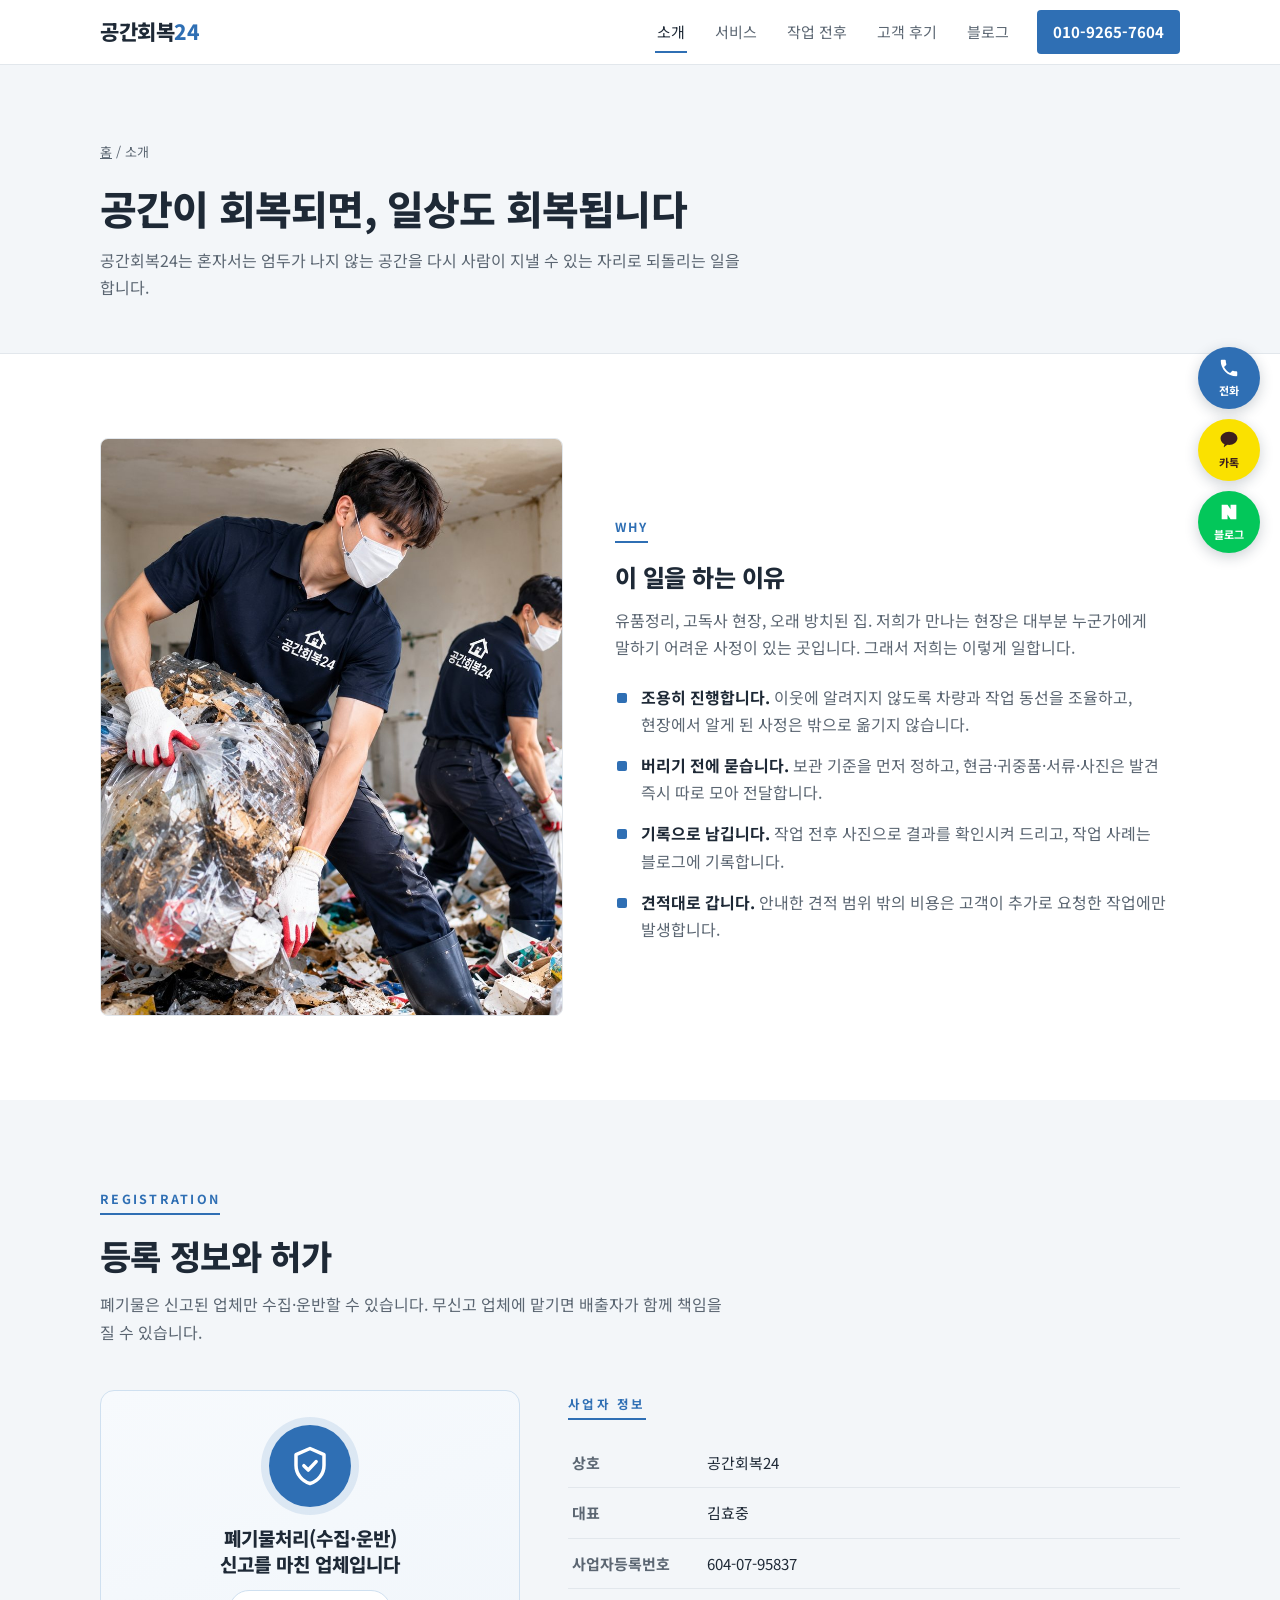
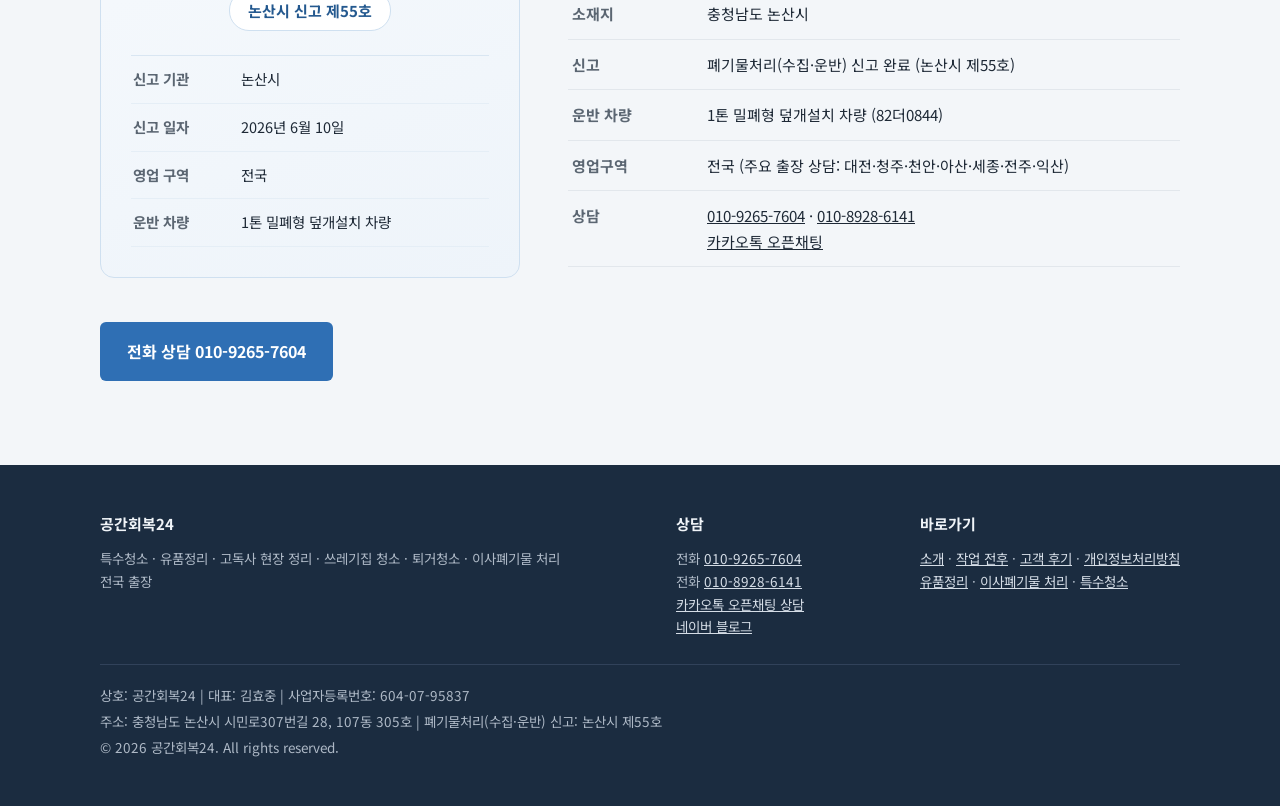
<file: about.html>
<!DOCTYPE html>
<html lang="ko">
<head>
<meta charset="utf-8">
<meta name="viewport" content="width=device-width, initial-scale=1">
<title>소개 | 공간회복24</title>
<meta name="description" content="공간회복24는 폐기물처리(수집·운반) 신고를 마친 특수청소 업체입니다. 대표 김효중이 상담부터 작업 마무리까지 직접 책임집니다.">
<link rel="canonical" href="https://areaclean24.com/about.html">
<meta property="og:type" content="website">
<meta property="og:title" content="소개 | 공간회복24">
<meta property="og:description" content="공간회복24는 폐기물처리(수집·운반) 신고를 마친 특수청소 업체입니다. 대표 김효중이 상담부터 작업 마무리까지 직접 책임집니다.">
<meta property="og:url" content="https://areaclean24.com/about.html">
<meta property="og:image" content="https://areaclean24.com/assets/og-v5.jpg">
<meta property="og:image:width" content="1200">
<meta property="og:image:height" content="630">
<meta property="og:image:alt" content="공간회복24 특수청소·유품정리·이사폐기물 처리, 상담 010-9265-7604">
<meta name="twitter:card" content="summary_large_image">
<meta property="og:locale" content="ko_KR">
<link rel="icon" href="assets/favicon.svg" type="image/svg+xml">
<link rel="icon" href="assets/favicon-32.png" sizes="32x32" type="image/png">
<link rel="apple-touch-icon" href="assets/apple-touch-icon.png">
<link rel="preconnect" href="https://fonts.googleapis.com">
<link rel="preconnect" href="https://fonts.gstatic.com" crossorigin>
<link rel="stylesheet" href="https://fonts.googleapis.com/css2?family=Noto+Sans+KR:wght@400;500;700;800&display=swap">
<link rel="stylesheet" href="css/style.css?v=12">
<script type="application/ld+json">
{
  "@context": "https://schema.org",
  "@graph": [
    {
      "@type": "AboutPage",
      "@id": "https://areaclean24.com/about.html#webpage",
      "url": "https://areaclean24.com/about.html",
      "name": "소개 | 공간회복24",
      "isPartOf": { "@id": "https://areaclean24.com/#website" },
      "about": { "@id": "https://areaclean24.com/#business" },
      "inLanguage": "ko"
    },
    {
      "@type": "BreadcrumbList",
      "itemListElement": [
        { "@type": "ListItem", "position": 1, "name": "홈", "item": "https://areaclean24.com/" },
        { "@type": "ListItem", "position": 2, "name": "소개", "item": "https://areaclean24.com/about.html" }
      ]
    }
  ]
}
</script>
</head>
<body>
<a class="skip" href="#main">본문 바로가기</a>

<header class="site-head">
  <div class="wrap">
    <a class="logo" href="index.html" aria-label="공간회복24 홈">
      <strong>공간회복<em>24</em></strong>
    </a>
    <button class="menu-btn" aria-expanded="false" aria-controls="gnb">메뉴</button>
    <nav class="gnb" id="gnb" aria-label="주 메뉴">
      <a href="about.html" aria-current="page">소개</a>
      <a href="index.html#services">서비스</a>
      <a href="gallery.html">작업 전후</a>
      <a href="reviews.html">고객 후기</a>
      <a href="https://blog.naver.com/limpidityclean" target="_blank" rel="noopener">블로그</a>
      <a class="call" href="tel:010-9265-7604">010-9265-7604</a>
    </nav>
  </div>
</header>

<main id="main">

<div class="page-head">
  <div class="wrap">
    <p class="crumb"><a href="index.html">홈</a> / 소개</p>
    <h1>공간이 회복되면, 일상도 회복됩니다</h1>
    <p>공간회복24는 혼자서는 엄두가 나지 않는 공간을 다시 사람이 지낼 수 있는 자리로 되돌리는 일을 합니다.</p>
  </div>
</div>

<section>
  <div class="wrap people-grid">
    <figure>
      <img src="assets/staff.jpg?v=2" alt="공간회복24 로고가 새겨진 작업복을 입고 현장에서 폐기물을 정리하는 작업자" width="900" height="1125" loading="lazy">
    </figure>
    <div>
      <span class="label">WHY</span>
      <h2>이 일을 하는 이유</h2>
      <p style="margin-top:14px; color:var(--ink-soft);">유품정리, 고독사 현장, 오래 방치된 집. 저희가 만나는 현장은 대부분 누군가에게 말하기 어려운 사정이 있는 곳입니다. 그래서 저희는 이렇게 일합니다.</p>
      <ul class="promise" style="margin-top:22px;">
        <li><strong>조용히 진행합니다.</strong> 이웃에 알려지지 않도록 차량과 작업 동선을 조율하고, 현장에서 알게 된 사정은 밖으로 옮기지 않습니다.</li>
        <li><strong>버리기 전에 묻습니다.</strong> 보관 기준을 먼저 정하고, 현금·귀중품·서류·사진은 발견 즉시 따로 모아 전달합니다.</li>
        <li><strong>기록으로 남깁니다.</strong> 작업 전후 사진으로 결과를 확인시켜 드리고, 작업 사례는 블로그에 기록합니다.</li>
        <li><strong>견적대로 갑니다.</strong> 안내한 견적 범위 밖의 비용은 고객이 추가로 요청한 작업에만 발생합니다.</li>
      </ul>
    </div>
  </div>
</section>

<section class="alt">
  <div class="wrap">
    <div class="sec-head">
      <span class="label">REGISTRATION</span>
      <h2>등록 정보와 허가</h2>
      <p>폐기물은 신고된 업체만 수집·운반할 수 있습니다. 무신고 업체에 맡기면 배출자가 함께 책임을 질 수 있습니다.</p>
    </div>
    <div class="trust-grid">
      <div class="permit-card" data-reveal>
        <span class="seal" aria-hidden="true">
          <svg viewBox="0 0 24 24" fill="none" stroke="currentColor" stroke-width="2" stroke-linecap="round" stroke-linejoin="round">
            <path d="M12 2 4 5.5v6c0 5 3.4 9.3 8 10.5 4.6-1.2 8-5.5 8-10.5v-6L12 2z"/>
            <path d="m8.5 11.8 2.5 2.5 4.5-4.8"/>
          </svg>
        </span>
        <p class="t">폐기물처리(수집·운반)<br>신고를 마친 업체입니다</p>
        <span class="no">논산시 신고 제55호</span>
        <dl>
          <div><dt>신고 기관</dt><dd>논산시</dd></div>
          <div><dt>신고 일자</dt><dd>2026년 6월 10일</dd></div>
          <div><dt>영업 구역</dt><dd>전국</dd></div>
          <div><dt>운반 차량</dt><dd>1톤 밀폐형 덮개설치 차량</dd></div>
        </dl>
      </div>
      <table class="fact-table">
        <caption class="label" style="caption-side:top; text-align:left;">사업자 정보</caption>
        <tr><th scope="row">상호</th><td>공간회복24</td></tr>
        <tr><th scope="row">대표</th><td>김효중</td></tr>
        <tr><th scope="row">사업자등록번호</th><td>604-07-95837</td></tr>
        <tr><th scope="row">소재지</th><td>충청남도 논산시</td></tr>
        <tr><th scope="row">신고</th><td>폐기물처리(수집·운반) 신고 완료 (논산시 제55호)</td></tr>
        <tr><th scope="row">운반 차량</th><td>1톤 밀폐형 덮개설치 차량 (82더0844)</td></tr>
        <tr><th scope="row">영업구역</th><td>전국 (주요 출장 상담: 대전·청주·천안·아산·세종·전주·익산)</td></tr>
        <tr><th scope="row">상담</th><td><a href="tel:010-9265-7604">010-9265-7604</a> · <a href="tel:010-8928-6141">010-8928-6141</a><br><a href="https://open.kakao.com/o/sWXW52Hi" target="_blank" rel="noopener">카카오톡 오픈채팅</a></td></tr>
      </table>
    </div>
    <p style="margin-top:44px;"><a class="btn btn-accent" href="tel:010-9265-7604">전화 상담 010-9265-7604</a></p>
  </div>
</section>

</main>

<footer class="site-foot">
  <div class="wrap">
    <div class="cols">
      <div>
        <b>공간회복24</b>
        <p style="margin-top:10px;">특수청소 · 유품정리 · 고독사 현장 정리 · 쓰레기집 청소 · 퇴거청소 · 이사폐기물 처리<br>전국 출장</p>
      </div>
      <div>
        <b>상담</b>
        <p style="margin-top:10px;">전화 <a href="tel:010-9265-7604">010-9265-7604</a><br>
        전화 <a href="tel:010-8928-6141">010-8928-6141</a><br>
        <a href="https://open.kakao.com/o/sWXW52Hi" target="_blank" rel="noopener">카카오톡 오픈채팅 상담</a><br>
        <a href="https://blog.naver.com/limpidityclean" target="_blank" rel="noopener">네이버 블로그</a></p>
      </div>
      <div>
        <b>바로가기</b>
        <p style="margin-top:10px;"><a href="about.html">소개</a> · <a href="gallery.html">작업 전후</a> · <a href="reviews.html">고객 후기</a> · <a href="privacy.html">개인정보처리방침</a><br>
        <a href="estate-cleanup.html">유품정리</a> · <a href="moving-waste.html">이사폐기물 처리</a> · <a href="special-cleaning.html">특수청소</a></p>
      </div>
    </div>
    <div class="legal">
      상호: 공간회복24 | 대표: 김효중 | 사업자등록번호: 604-07-95837<br>
      주소: 충청남도 논산시 시민로307번길 28, 107동 305호 | 폐기물처리(수집·운반) 신고: 논산시 제55호<br>
      © 2026 공간회복24. All rights reserved.
    </div>
  </div>
</footer>

<nav class="side-cta" aria-label="빠른 상담 바로가기">
  <a class="s-tel" href="tel:010-9265-7604" aria-label="전화 상담 010-9265-7604">
    <svg viewBox="0 0 24 24" fill="currentColor" aria-hidden="true"><path d="M6.6 10.8c1.4 2.8 3.8 5.1 6.6 6.6l2.2-2.2c.3-.3.7-.4 1-.2 1.1.4 2.4.6 3.6.6.6 0 1 .4 1 1V20c0 .6-.4 1-1 1-9.4 0-17-7.6-17-17 0-.6.4-1 1-1h3.5c.6 0 1 .4 1 1 0 1.3.2 2.5.6 3.6.1.3 0 .7-.2 1l-2.3 2.2z"/></svg>
    전화
  </a>
  <a class="s-kakao" href="https://open.kakao.com/o/sWXW52Hi" target="_blank" rel="noopener" aria-label="카카오톡 상담 (새 창)">
    <svg viewBox="0 0 24 24" fill="currentColor" aria-hidden="true"><path d="M12 3C6.9 3 2.8 6.3 2.8 10.3c0 2.6 1.7 4.9 4.3 6.2-.2.7-.7 2.5-.8 2.9-.1.5.2.5.4.4.2-.1 2.6-1.8 3.6-2.5.6.1 1.1.1 1.7.1 5.1 0 9.2-3.3 9.2-7.3S17.1 3 12 3z"/></svg>
    카톡
  </a>
  <a class="s-blog" href="https://blog.naver.com/limpidityclean" target="_blank" rel="noopener" aria-label="네이버 블로그 (새 창)">
    <svg viewBox="0 0 24 24" fill="currentColor" aria-hidden="true"><path d="M4 4h6.4l3.3 5.1V4H20v16h-6.3l-3.3-5.2V20H4V4z"/></svg>
    블로그
  </a>
</nav>

<nav class="sticky-cta" aria-label="빠른 상담">
  <a class="t" href="tel:010-9265-7604">전화 상담</a>
  <a class="k" href="https://open.kakao.com/o/sWXW52Hi" target="_blank" rel="noopener">카톡 상담</a>
</nav>

<script src="js/main.js?v=11" defer></script>
<script src="js/clickguard.js?v=2" defer></script>
</body>
</html>
</file>
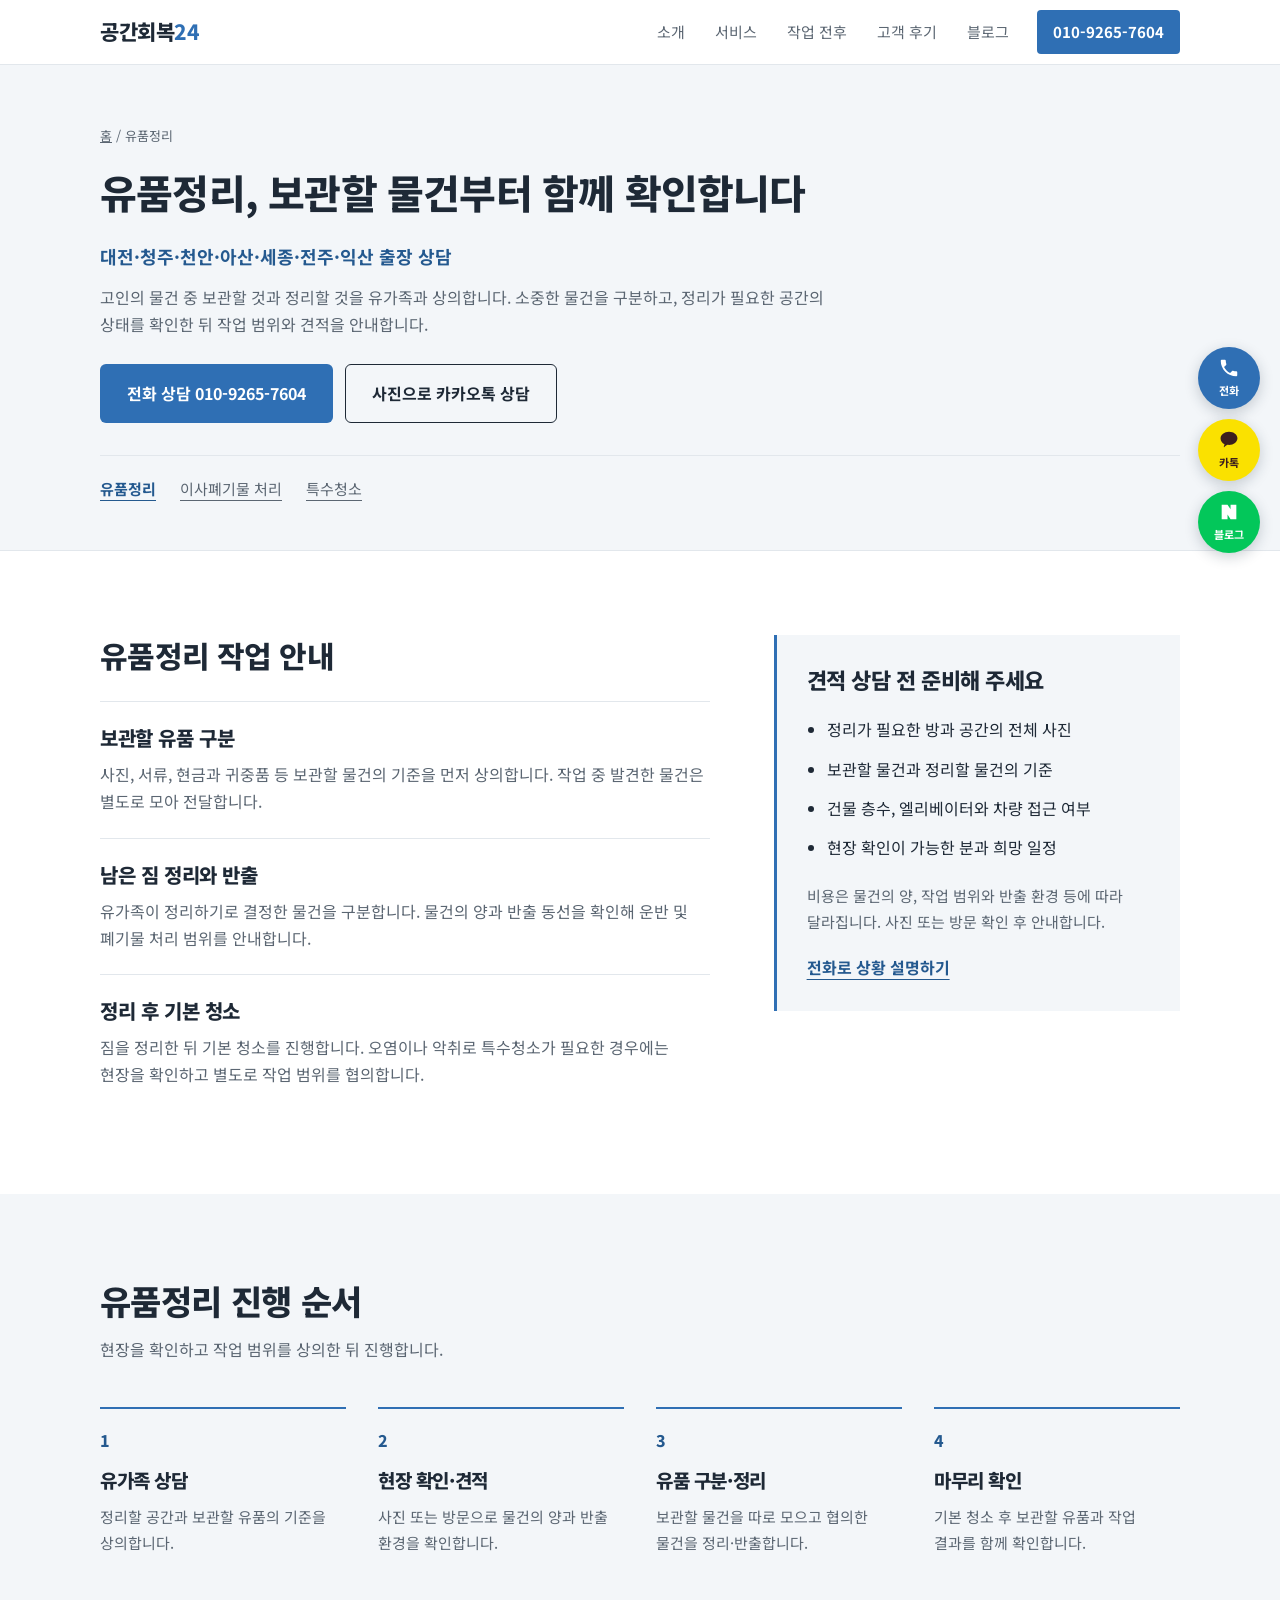
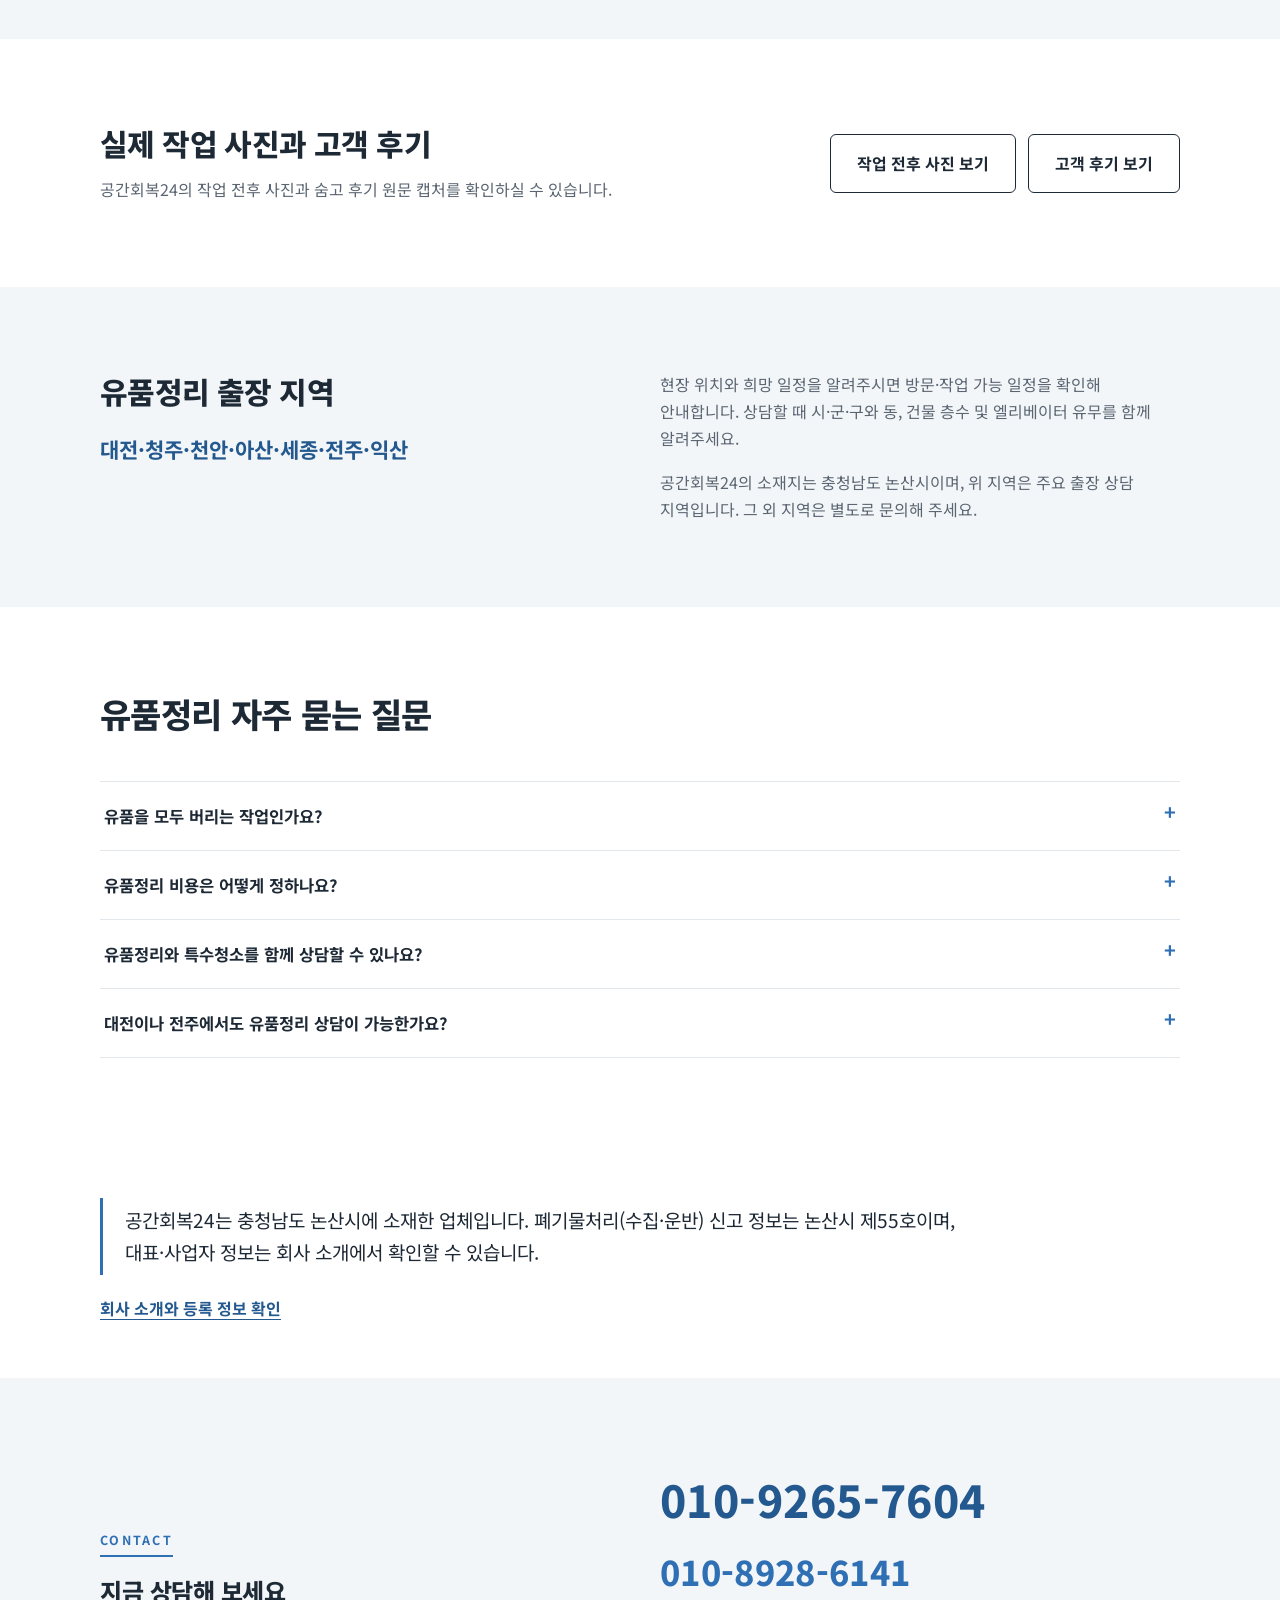
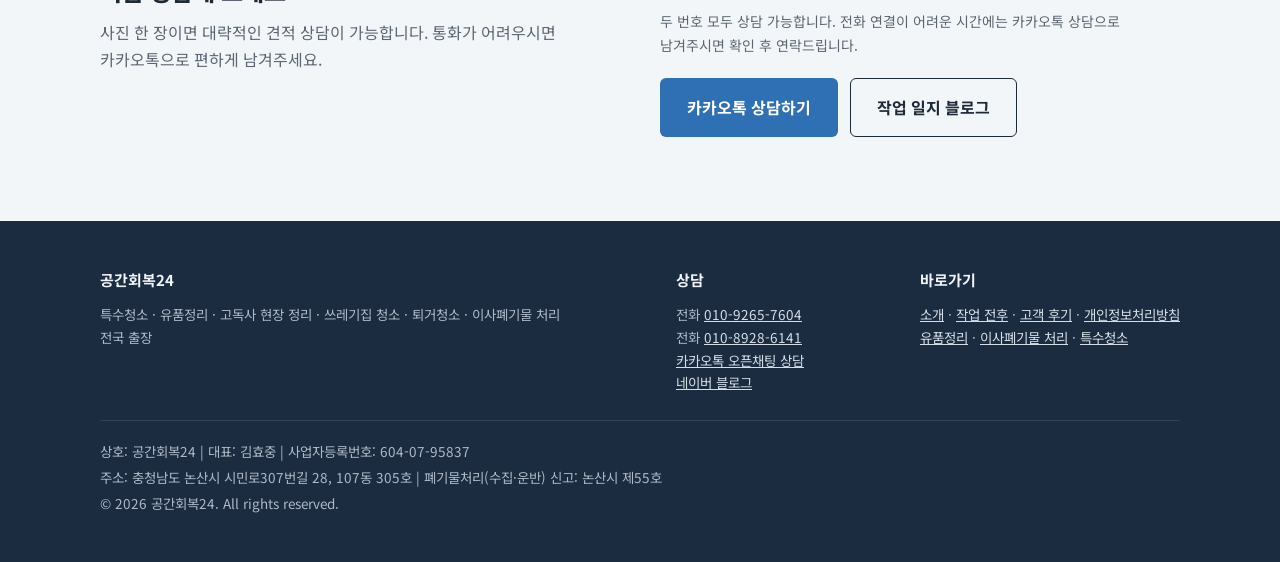
<file: estate-cleanup.html>
<!DOCTYPE html>
<html lang="ko">
<head>
<meta charset="utf-8">
<meta name="viewport" content="width=device-width, initial-scale=1">
<title>유품정리 | 대전·청주·천안·아산·세종·전주·익산 출장 | 공간회복24</title>
<meta name="description" content="공간회복24 유품정리. 대전·청주·천안·아산·세종·전주·익산 출장 상담. 작업 범위, 진행 절차, 견적 준비사항을 확인하세요. 전화 010-9265-7604.">
<link rel="canonical" href="https://areaclean24.com/estate-cleanup.html">
<meta property="og:type" content="website">
<meta property="og:title" content="유품정리 | 대전·청주·천안·아산·세종·전주·익산 출장 | 공간회복24">
<meta property="og:description" content="공간회복24 유품정리. 대전·청주·천안·아산·세종·전주·익산 출장 상담. 작업 범위, 진행 절차, 견적 준비사항을 확인하세요. 전화 010-9265-7604.">
<meta property="og:url" content="https://areaclean24.com/estate-cleanup.html">
<meta property="og:image" content="https://areaclean24.com/assets/og-v5.jpg">
<meta property="og:image:width" content="1200">
<meta property="og:image:height" content="630">
<meta property="og:image:alt" content="공간회복24 특수청소·유품정리·이사폐기물 처리, 상담 010-9265-7604">
<meta name="twitter:card" content="summary_large_image">
<meta property="og:locale" content="ko_KR">
<link rel="icon" href="assets/favicon.svg" type="image/svg+xml">
<link rel="icon" href="assets/favicon-32.png" sizes="32x32" type="image/png">
<link rel="apple-touch-icon" href="assets/apple-touch-icon.png">
<link rel="preconnect" href="https://fonts.googleapis.com">
<link rel="preconnect" href="https://fonts.gstatic.com" crossorigin>
<link rel="stylesheet" href="https://fonts.googleapis.com/css2?family=Noto+Sans+KR:wght@400;500;700;800&display=swap">
<link rel="stylesheet" href="css/style.css?v=12">
<script type="application/ld+json">
{
  "@context": "https://schema.org",
  "@graph": [
    {
      "@type": "WebPage",
      "@id": "https://areaclean24.com/estate-cleanup.html#webpage",
      "url": "https://areaclean24.com/estate-cleanup.html",
      "name": "유품정리 | 대전·청주·천안·아산·세종·전주·익산 출장 | 공간회복24",
      "description": "공간회복24 유품정리. 대전·청주·천안·아산·세종·전주·익산 출장 상담. 작업 범위, 진행 절차, 견적 준비사항을 확인하세요. 전화 010-9265-7604.",
      "inLanguage": "ko",
      "isPartOf": {
        "@id": "https://areaclean24.com/#website"
      },
      "mainEntity": {
        "@id": "https://areaclean24.com/estate-cleanup.html#service"
      }
    },
    {
      "@type": "Service",
      "@id": "https://areaclean24.com/estate-cleanup.html#service",
      "name": "유품정리",
      "serviceType": "유품정리",
      "description": "고인의 물건 중 보관할 것과 정리할 것을 유가족과 상의합니다. 소중한 물건을 구분하고, 정리가 필요한 공간의 상태를 확인한 뒤 작업 범위와 견적을 안내합니다.",
      "url": "https://areaclean24.com/estate-cleanup.html",
      "provider": {
        "@type": "LocalBusiness",
        "@id": "https://areaclean24.com/#business",
        "name": "공간회복24",
        "telephone": "+82-10-9265-7604",
        "address": {
          "@type": "PostalAddress",
          "addressLocality": "논산시",
          "addressRegion": "충청남도",
          "addressCountry": "KR"
        }
      },
      "areaServed": [
        {
          "@type": "City",
          "name": "대전"
        },
        {
          "@type": "City",
          "name": "청주"
        },
        {
          "@type": "City",
          "name": "천안"
        },
        {
          "@type": "City",
          "name": "아산"
        },
        {
          "@type": "City",
          "name": "세종"
        },
        {
          "@type": "City",
          "name": "전주"
        },
        {
          "@type": "City",
          "name": "익산"
        }
      ]
    },
    {
      "@type": "BreadcrumbList",
      "itemListElement": [
        {
          "@type": "ListItem",
          "position": 1,
          "name": "홈",
          "item": "https://areaclean24.com/"
        },
        {
          "@type": "ListItem",
          "position": 2,
          "name": "유품정리",
          "item": "https://areaclean24.com/estate-cleanup.html"
        }
      ]
    }
  ]
}
</script>
</head>
<body>
<a class="skip" href="#main">본문 바로가기</a>

<header class="site-head">
  <div class="wrap">
    <a class="logo" href="index.html" aria-label="공간회복24 홈">
      <strong>공간회복<em>24</em></strong>
    </a>
    <button class="menu-btn" aria-expanded="false" aria-controls="gnb">메뉴</button>
    <nav class="gnb" id="gnb" aria-label="주 메뉴">
      <a href="about.html">소개</a>
      <a href="index.html#services">서비스</a>
      <a href="gallery.html">작업 전후</a>
      <a href="reviews.html">고객 후기</a>
      <a href="https://blog.naver.com/limpidityclean" target="_blank" rel="noopener">블로그</a>
      <a class="call" href="tel:010-9265-7604">010-9265-7604</a>
    </nav>
  </div>
</header>

<main id="main">
<div class="page-head service-head">
  <div class="wrap">
    <p class="crumb"><a href="index.html">홈</a> / 유품정리</p>
    <h1>유품정리, 보관할 물건부터 함께 확인합니다</h1>
    <p class="service-regions">대전·청주·천안·아산·세종·전주·익산 출장 상담</p>
    <p>고인의 물건 중 보관할 것과 정리할 것을 유가족과 상의합니다. 소중한 물건을 구분하고, 정리가 필요한 공간의 상태를 확인한 뒤 작업 범위와 견적을 안내합니다.</p>
    <div class="service-actions"><a class="btn btn-accent" href="tel:010-9265-7604">전화 상담 010-9265-7604</a><a class="btn btn-line" href="https://open.kakao.com/o/sWXW52Hi" target="_blank" rel="noopener">사진으로 카카오톡 상담</a></div>
    <nav class="service-links" aria-label="서비스 상세 안내"><a href="estate-cleanup.html" aria-current="page">유품정리</a><a href="moving-waste.html">이사폐기물 처리</a><a href="special-cleaning.html">특수청소</a></nav>
  </div>
</div>
<section>
  <div class="wrap service-detail-layout">
    <div><h2>유품정리 작업 안내</h2><div class="scope-list"><div class="scope-row"><h3>보관할 유품 구분</h3><p>사진, 서류, 현금과 귀중품 등 보관할 물건의 기준을 먼저 상의합니다. 작업 중 발견한 물건은 별도로 모아 전달합니다.</p></div><div class="scope-row"><h3>남은 짐 정리와 반출</h3><p>유가족이 정리하기로 결정한 물건을 구분합니다. 물건의 양과 반출 동선을 확인해 운반 및 폐기물 처리 범위를 안내합니다.</p></div><div class="scope-row"><h3>정리 후 기본 청소</h3><p>짐을 정리한 뒤 기본 청소를 진행합니다. 오염이나 악취로 특수청소가 필요한 경우에는 현장을 확인하고 별도로 작업 범위를 협의합니다.</p></div></div></div>
    <aside class="quote-guide" aria-labelledby="quote-guide-title"><h2 id="quote-guide-title">견적 상담 전 준비해 주세요</h2><ul><li>정리가 필요한 방과 공간의 전체 사진</li><li>보관할 물건과 정리할 물건의 기준</li><li>건물 층수, 엘리베이터와 차량 접근 여부</li><li>현장 확인이 가능한 분과 희망 일정</li></ul><p>비용은 물건의 양, 작업 범위와 반출 환경 등에 따라 달라집니다. 사진 또는 방문 확인 후 안내합니다.</p><a href="tel:010-9265-7604">전화로 상황 설명하기</a></aside>
  </div>
</section>
<section class="alt">
  <div class="wrap"><div class="sec-head"><h2>유품정리 진행 순서</h2><p>현장을 확인하고 작업 범위를 상의한 뒤 진행합니다.</p></div><ol class="service-process"><li><h3>유가족 상담</h3><p>정리할 공간과 보관할 유품의 기준을 상의합니다.</p></li><li><h3>현장 확인·견적</h3><p>사진 또는 방문으로 물건의 양과 반출 환경을 확인합니다.</p></li><li><h3>유품 구분·정리</h3><p>보관할 물건을 따로 모으고 협의한 물건을 정리·반출합니다.</p></li><li><h3>마무리 확인</h3><p>기본 청소 후 보관할 유품과 작업 결과를 함께 확인합니다.</p></li></ol></div>
</section>
<section>
  <div class="wrap evidence-row"><div><h2>실제 작업 사진과 고객 후기</h2><p>공간회복24의 작업 전후 사진과 숨고 후기 원문 캡처를 확인하실 수 있습니다.</p></div><div class="service-actions"><a class="btn btn-line" href="gallery.html">작업 전후 사진 보기</a><a class="btn btn-line" href="reviews.html">고객 후기 보기</a></div></div>
</section>
<section class="alt" id="service-area">
  <div class="wrap area-layout">
    <div><h2>유품정리 출장 지역</h2><p class="region-names">대전·청주·천안·아산·세종·전주·익산</p></div>
    <div><p>현장 위치와 희망 일정을 알려주시면 방문·작업 가능 일정을 확인해 안내합니다. 상담할 때 시·군·구와 동, 건물 층수 및 엘리베이터 유무를 함께 알려주세요.</p><p>공간회복24의 소재지는 충청남도 논산시이며, 위 지역은 주요 출장 상담 지역입니다. 그 외 지역은 별도로 문의해 주세요.</p></div>
  </div>
</section>
<section><div class="wrap"><div class="sec-head"><h2>유품정리 자주 묻는 질문</h2></div><div class="faq"><details><summary>유품을 모두 버리는 작업인가요?</summary><p class="a">아닙니다. 유가족과 보관 기준을 먼저 정하고, 보관할 것과 정리할 것을 구분합니다. 꼭 남겨야 할 물건은 상담 때 알려주세요.</p></details><details><summary>유품정리 비용은 어떻게 정하나요?</summary><p class="a">정리할 물건의 양, 작업 범위, 층수와 엘리베이터 유무, 반출 동선 등에 따라 달라집니다. 사진이나 방문 확인 후 견적을 안내합니다.</p></details><details><summary>유품정리와 특수청소를 함께 상담할 수 있나요?</summary><p class="a">가능합니다. 정리 외에 오염이나 악취가 있는 경우 현장 상태를 알려주세요. 필요한 청소 범위와 함께 상담합니다.</p></details><details><summary>대전이나 전주에서도 유품정리 상담이 가능한가요?</summary><p class="a">대전·청주·천안·아산·세종·전주·익산에서 유품정리 출장 상담을 받습니다. 상세 위치와 희망 날짜를 알려주시면 방문·작업 가능 일정을 확인해 안내합니다.</p></details></div></div></section>
<section class="tight"><div class="wrap"><p class="answer">공간회복24는 충청남도 논산시에 소재한 업체입니다. 폐기물처리(수집·운반) 신고 정보는 논산시 제55호이며, 대표·사업자 정보는 회사 소개에서 확인할 수 있습니다.</p><p class="detail-link"><a href="about.html">회사 소개와 등록 정보 확인</a></p></div></section>

<section class="contact" id="contact">
  <div class="wrap contact-box">
    <div>
      <span class="label">CONTACT</span>
      <h2>지금 상담해 보세요</h2>
      <p style="margin-top:12px; color:var(--ink-soft); max-width:30em;">사진 한 장이면 대략적인 견적 상담이 가능합니다. 통화가 어려우시면 카카오톡으로 편하게 남겨주세요.</p>
    </div>
    <div>
      <a class="tel" href="tel:010-9265-7604">010-9265-7604</a>
      <a class="tel tel-sub" href="tel:010-8928-6141">010-8928-6141</a>
      <p class="contact-hours">두 번호 모두 상담 가능합니다. 전화 연결이 어려운 시간에는 카카오톡 상담으로 남겨주시면 확인 후 연락드립니다.</p>
      <div style="margin-top:20px; display:flex; gap:12px; flex-wrap:wrap;">
        <a class="btn btn-accent" href="https://open.kakao.com/o/sWXW52Hi" target="_blank" rel="noopener">카카오톡 상담하기</a>
        <a class="btn btn-line" href="https://blog.naver.com/limpidityclean" target="_blank" rel="noopener">작업 일지 블로그</a>
      </div>
    </div>
  </div>
</section>


</main>

<footer class="site-foot">
  <div class="wrap">
    <div class="cols">
      <div>
        <b>공간회복24</b>
        <p style="margin-top:10px;">특수청소 · 유품정리 · 고독사 현장 정리 · 쓰레기집 청소 · 퇴거청소 · 이사폐기물 처리<br>전국 출장</p>
      </div>
      <div>
        <b>상담</b>
        <p style="margin-top:10px;">전화 <a href="tel:010-9265-7604">010-9265-7604</a><br>
        전화 <a href="tel:010-8928-6141">010-8928-6141</a><br>
        <a href="https://open.kakao.com/o/sWXW52Hi" target="_blank" rel="noopener">카카오톡 오픈채팅 상담</a><br>
        <a href="https://blog.naver.com/limpidityclean" target="_blank" rel="noopener">네이버 블로그</a></p>
      </div>
      <div>
        <b>바로가기</b>
        <p style="margin-top:10px;"><a href="about.html">소개</a> · <a href="gallery.html">작업 전후</a> · <a href="reviews.html">고객 후기</a> · <a href="privacy.html">개인정보처리방침</a><br>
        <a href="estate-cleanup.html">유품정리</a> · <a href="moving-waste.html">이사폐기물 처리</a> · <a href="special-cleaning.html">특수청소</a></p>
      </div>
    </div>
    <div class="legal">
      상호: 공간회복24 | 대표: 김효중 | 사업자등록번호: 604-07-95837<br>
      주소: 충청남도 논산시 시민로307번길 28, 107동 305호 | 폐기물처리(수집·운반) 신고: 논산시 제55호<br>
      © 2026 공간회복24. All rights reserved.
    </div>
  </div>
</footer>

<nav class="side-cta" aria-label="빠른 상담 바로가기">
  <a class="s-tel" href="tel:010-9265-7604" aria-label="전화 상담 010-9265-7604">
    <svg viewBox="0 0 24 24" fill="currentColor" aria-hidden="true"><path d="M6.6 10.8c1.4 2.8 3.8 5.1 6.6 6.6l2.2-2.2c.3-.3.7-.4 1-.2 1.1.4 2.4.6 3.6.6.6 0 1 .4 1 1V20c0 .6-.4 1-1 1-9.4 0-17-7.6-17-17 0-.6.4-1 1-1h3.5c.6 0 1 .4 1 1 0 1.3.2 2.5.6 3.6.1.3 0 .7-.2 1l-2.3 2.2z"/></svg>
    전화
  </a>
  <a class="s-kakao" href="https://open.kakao.com/o/sWXW52Hi" target="_blank" rel="noopener" aria-label="카카오톡 상담 (새 창)">
    <svg viewBox="0 0 24 24" fill="currentColor" aria-hidden="true"><path d="M12 3C6.9 3 2.8 6.3 2.8 10.3c0 2.6 1.7 4.9 4.3 6.2-.2.7-.7 2.5-.8 2.9-.1.5.2.5.4.4.2-.1 2.6-1.8 3.6-2.5.6.1 1.1.1 1.7.1 5.1 0 9.2-3.3 9.2-7.3S17.1 3 12 3z"/></svg>
    카톡
  </a>
  <a class="s-blog" href="https://blog.naver.com/limpidityclean" target="_blank" rel="noopener" aria-label="네이버 블로그 (새 창)">
    <svg viewBox="0 0 24 24" fill="currentColor" aria-hidden="true"><path d="M4 4h6.4l3.3 5.1V4H20v16h-6.3l-3.3-5.2V20H4V4z"/></svg>
    블로그
  </a>
</nav>

<nav class="sticky-cta" aria-label="빠른 상담">
  <a class="t" href="tel:010-9265-7604">전화 상담</a>
  <a class="k" href="https://open.kakao.com/o/sWXW52Hi" target="_blank" rel="noopener">카톡 상담</a>
</nav>

<script src="js/main.js?v=11" defer></script>
<script src="js/clickguard.js?v=2" defer></script>
</body>
</html>
</file>
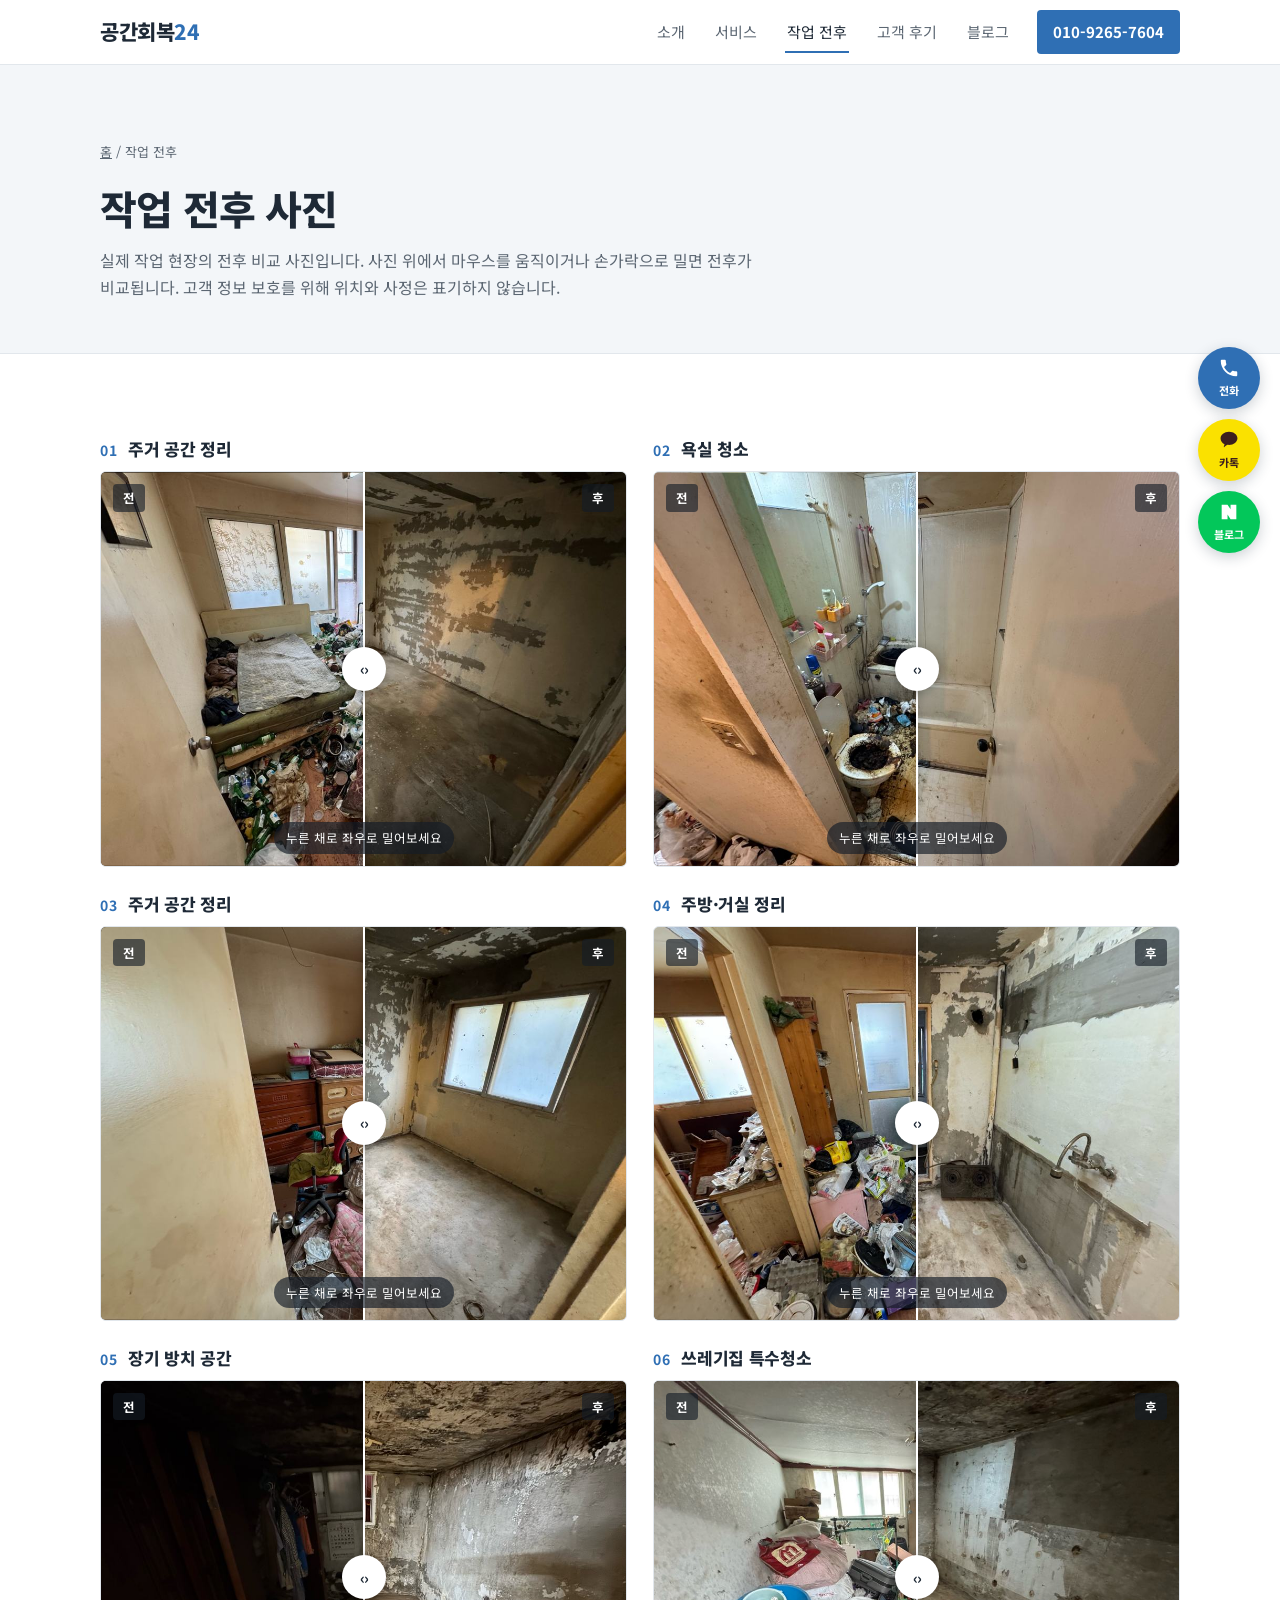
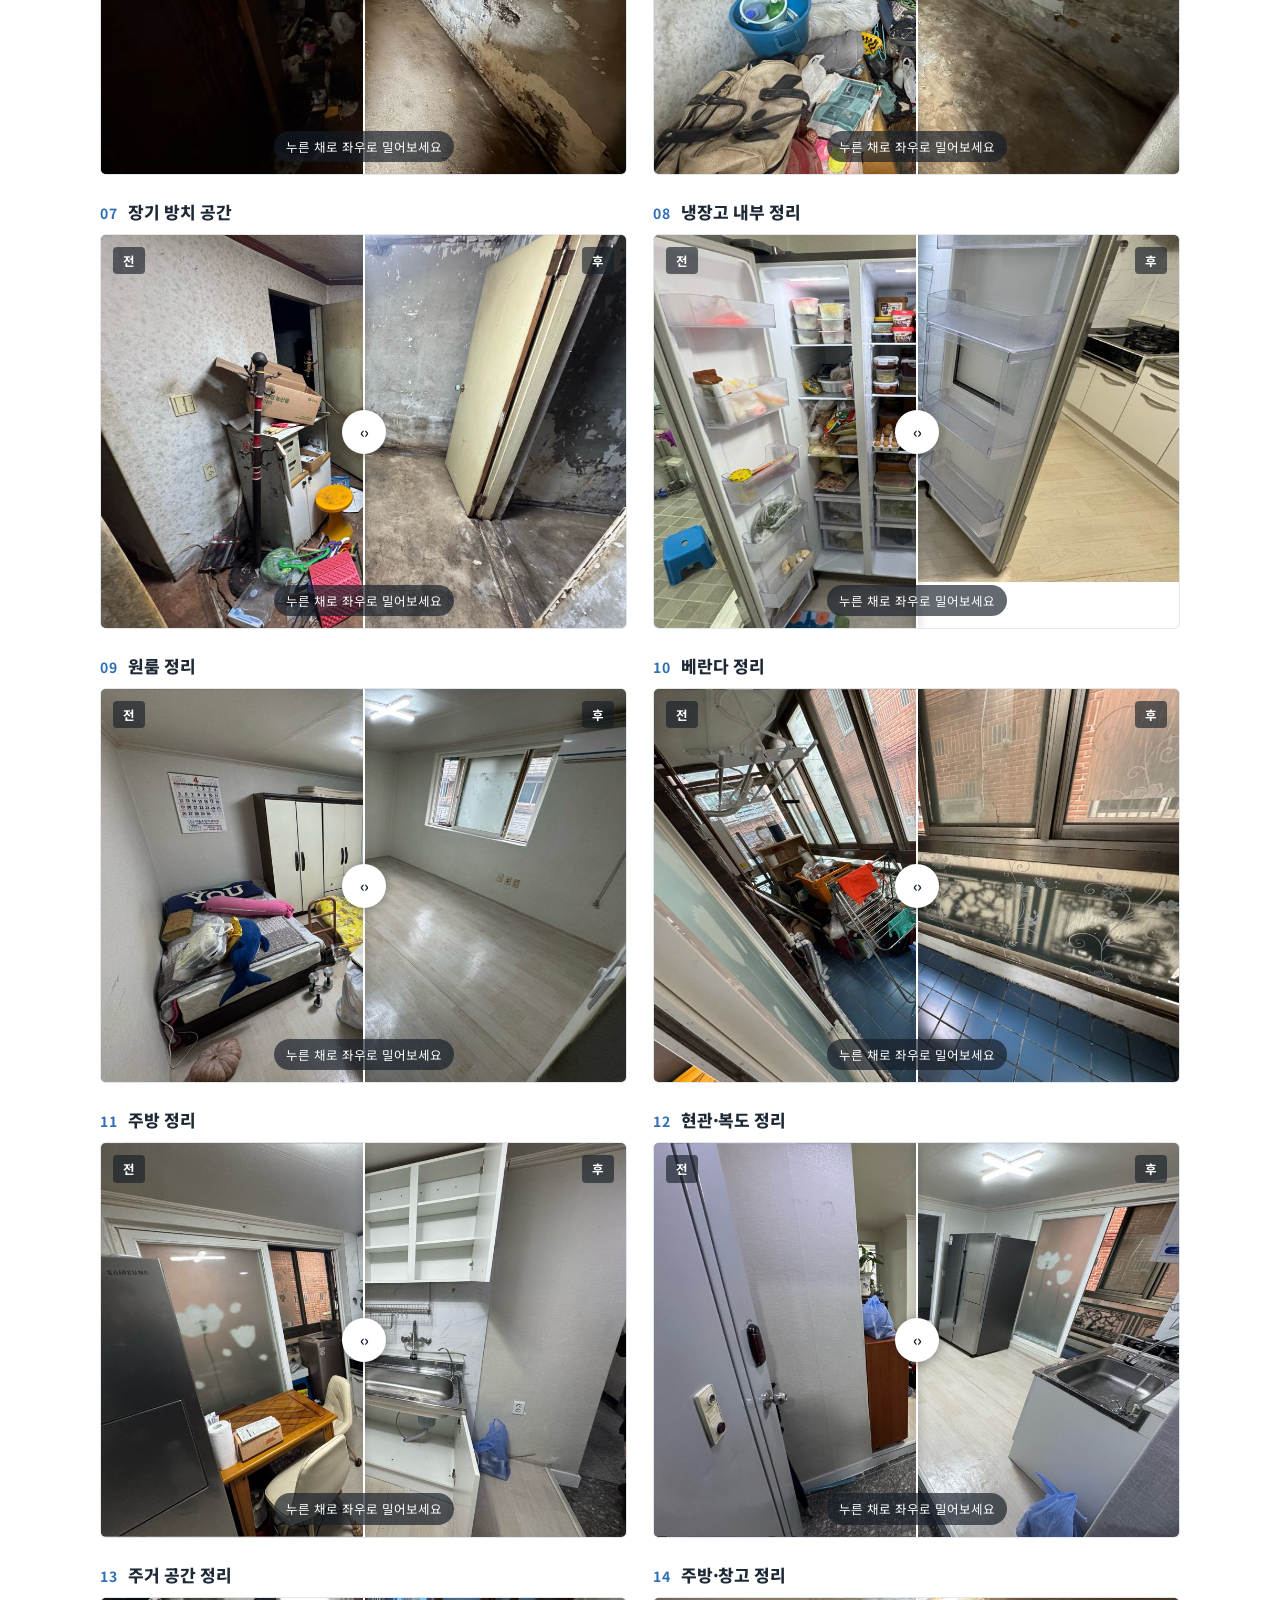
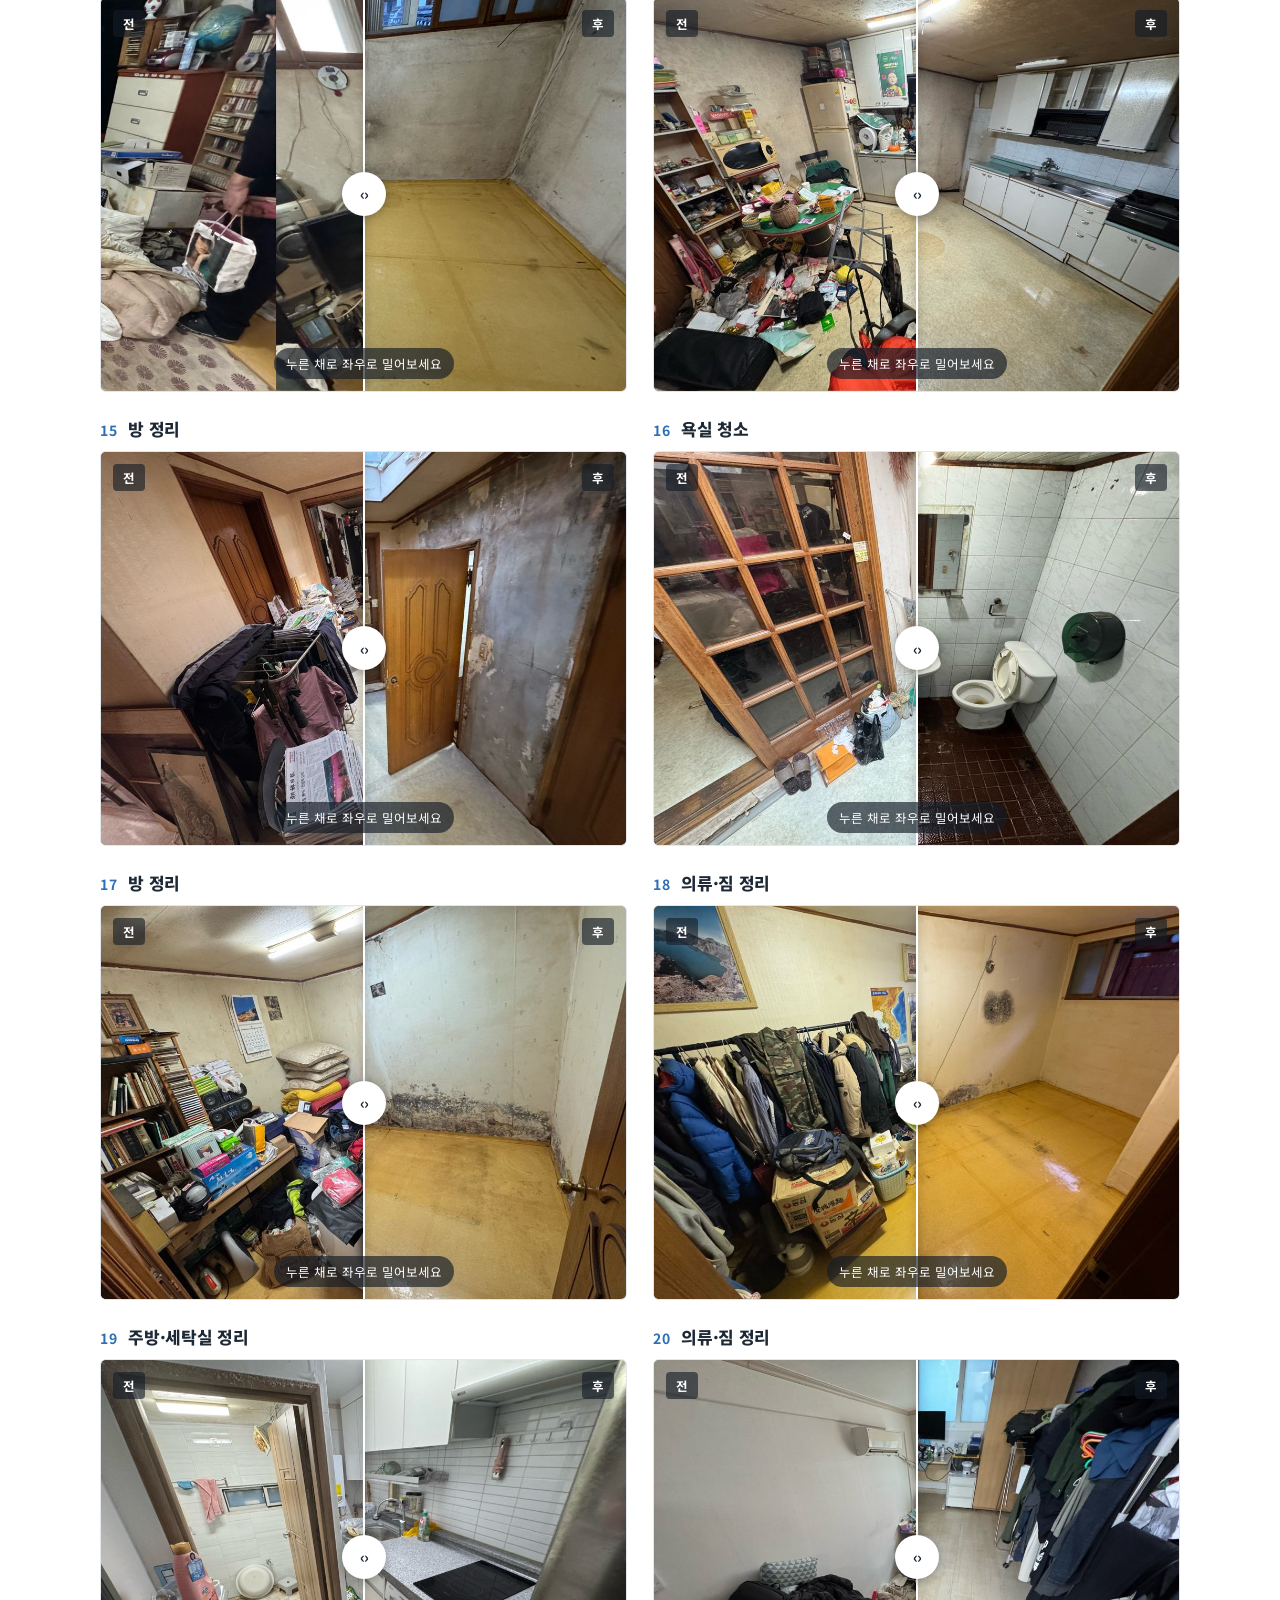
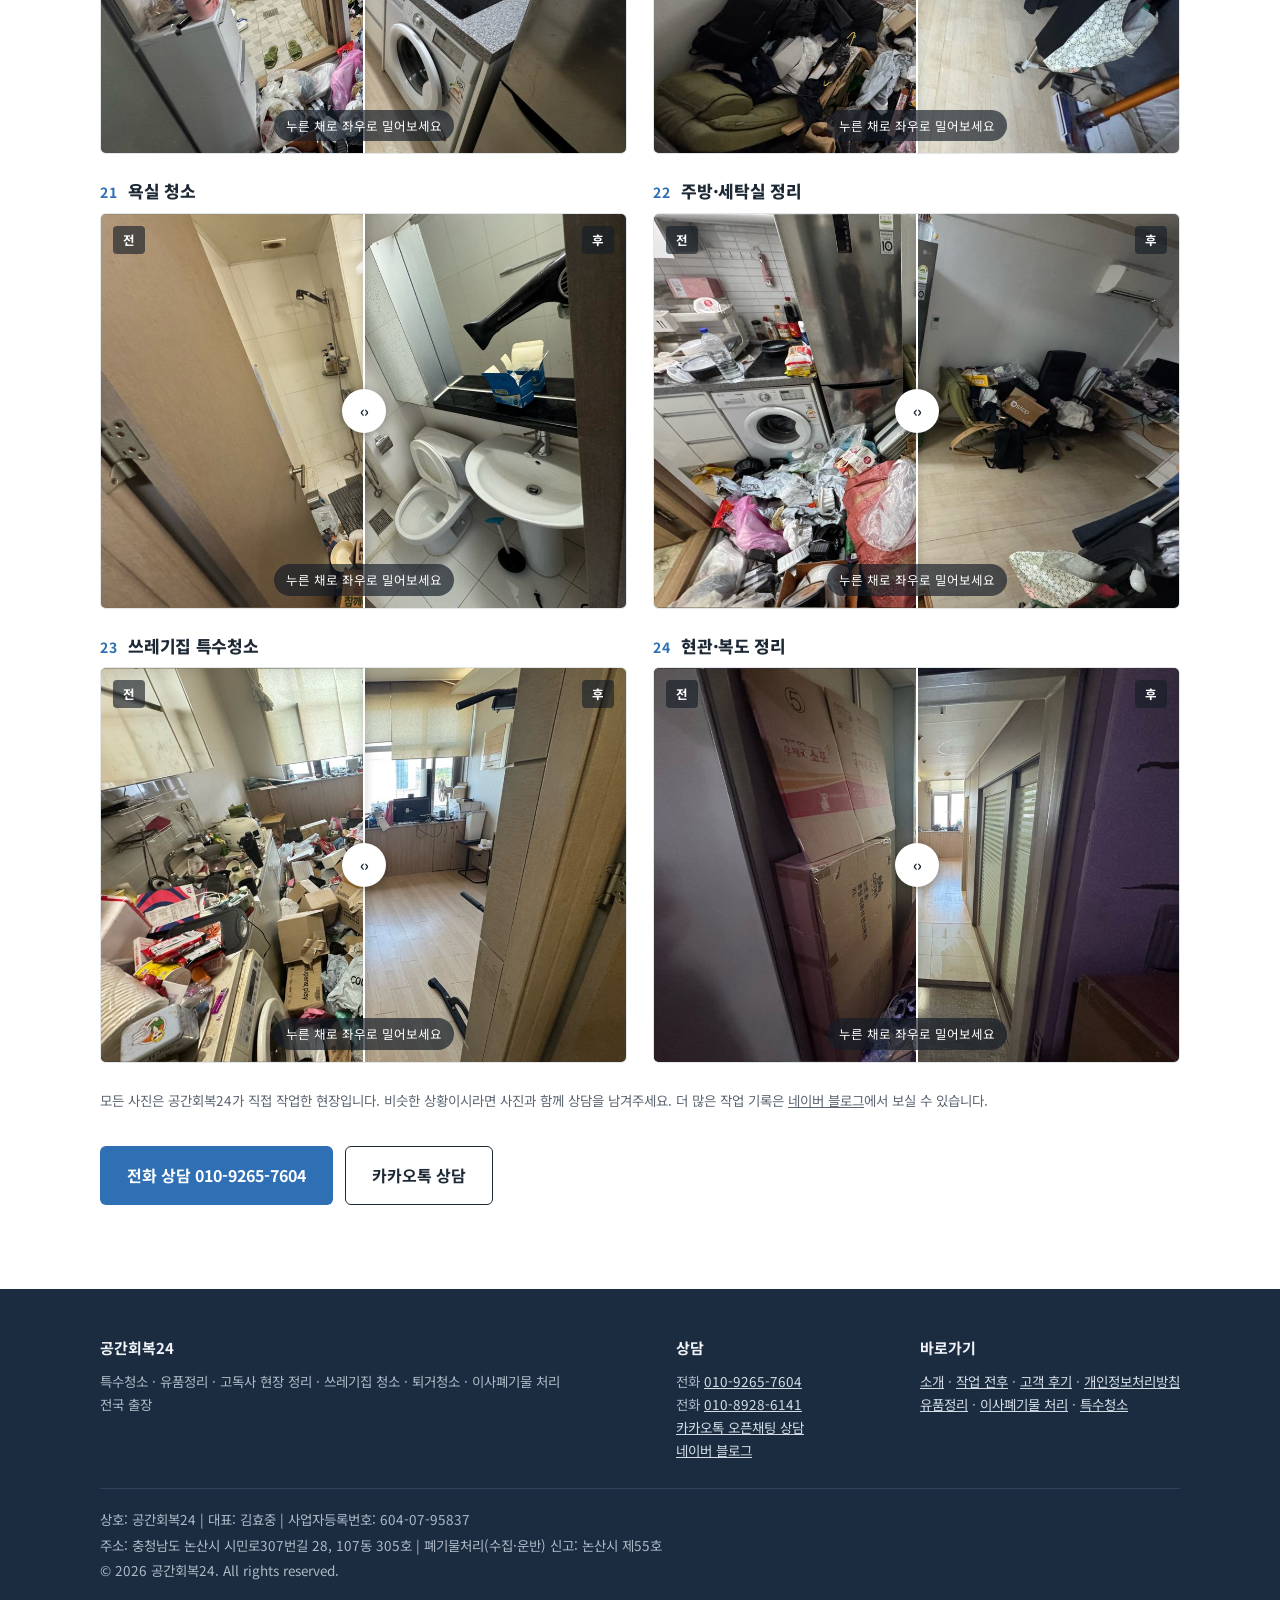
<file: gallery.html>
<!DOCTYPE html>
<html lang="ko">
<head>
<meta charset="utf-8">
<meta name="viewport" content="width=device-width, initial-scale=1">
<title>작업 전후 사진 | 공간회복24</title>
<meta name="description" content="특수청소, 유품정리, 쓰레기집 청소, 이사폐기물 처리 현장의 실제 작업 전후 비교 사진 모음입니다.">
<link rel="canonical" href="https://areaclean24.com/gallery.html">
<meta property="og:type" content="website">
<meta property="og:title" content="작업 전후 사진 | 공간회복24">
<meta property="og:description" content="특수청소, 유품정리, 쓰레기집 청소, 이사폐기물 처리 현장의 실제 작업 전후 비교 사진 모음입니다.">
<meta property="og:url" content="https://areaclean24.com/gallery.html">
<meta property="og:image" content="https://areaclean24.com/assets/og-v5.jpg">
<meta property="og:image:width" content="1200">
<meta property="og:image:height" content="630">
<meta property="og:image:alt" content="공간회복24 특수청소·유품정리·이사폐기물 처리, 상담 010-9265-7604">
<meta name="twitter:card" content="summary_large_image">
<meta property="og:locale" content="ko_KR">
<link rel="icon" href="assets/favicon.svg" type="image/svg+xml">
<link rel="icon" href="assets/favicon-32.png" sizes="32x32" type="image/png">
<link rel="apple-touch-icon" href="assets/apple-touch-icon.png">
<link rel="preconnect" href="https://fonts.googleapis.com">
<link rel="preconnect" href="https://fonts.gstatic.com" crossorigin>
<link rel="stylesheet" href="https://fonts.googleapis.com/css2?family=Noto+Sans+KR:wght@400;500;700;800&display=swap">
<link rel="stylesheet" href="css/style.css?v=12">
<script type="application/ld+json">
{
  "@context": "https://schema.org",
  "@graph": [
    {
      "@type": "CollectionPage",
      "@id": "https://areaclean24.com/gallery.html#webpage",
      "url": "https://areaclean24.com/gallery.html",
      "name": "작업 전후 사진 | 공간회복24",
      "isPartOf": { "@id": "https://areaclean24.com/#website" },
      "about": { "@id": "https://areaclean24.com/#business" },
      "inLanguage": "ko"
    },
    {
      "@type": "BreadcrumbList",
      "itemListElement": [
        { "@type": "ListItem", "position": 1, "name": "홈", "item": "https://areaclean24.com/" },
        { "@type": "ListItem", "position": 2, "name": "작업 전후", "item": "https://areaclean24.com/gallery.html" }
      ]
    }
  ]
}
</script>
</head>
<body>
<a class="skip" href="#main">본문 바로가기</a>

<header class="site-head">
  <div class="wrap">
    <a class="logo" href="index.html" aria-label="공간회복24 홈">
      <strong>공간회복<em>24</em></strong>
    </a>
    <button class="menu-btn" aria-expanded="false" aria-controls="gnb">메뉴</button>
    <nav class="gnb" id="gnb" aria-label="주 메뉴">
      <a href="about.html">소개</a>
      <a href="index.html#services">서비스</a>
      <a href="gallery.html" aria-current="page">작업 전후</a>
      <a href="reviews.html">고객 후기</a>
      <a href="https://blog.naver.com/limpidityclean" target="_blank" rel="noopener">블로그</a>
      <a class="call" href="tel:010-9265-7604">010-9265-7604</a>
    </nav>
  </div>
</header>

<main id="main">

<div class="page-head">
  <div class="wrap">
    <p class="crumb"><a href="index.html">홈</a> / 작업 전후</p>
    <h1>작업 전후 사진</h1>
    <p>실제 작업 현장의 전후 비교 사진입니다. 사진 위에서 마우스를 움직이거나 손가락으로 밀면 전후가 비교됩니다. 고객 정보 보호를 위해 위치와 사정은 표기하지 않습니다.</p>
  </div>
</div>

<section>
  <div class="wrap">
    <div class="ba-grid">
      <div class="ba-item">
        <h3><span class="num">01</span>주거 공간 정리</h3>
        <div class="bas">
        <img src="assets/ba/01a.jpg" alt="주거 공간 정리 작업 후 모습" width="1000" height="750" loading="lazy">
        <div class="bas-top"><img src="assets/ba/01b.jpg" alt="주거 공간 정리 작업 전 모습" width="1000" height="750" loading="lazy"></div>
        <div class="bas-line" aria-hidden="true"><span class="bas-knob">‹ ›</span></div>
        <span class="bas-hint">누른 채로 좌우로 밀어보세요</span>
        <span class="bas-tag bas-tag-b">전</span><span class="bas-tag bas-tag-a">후</span>
        <input type="range" min="0" max="100" value="50" aria-label="주거 공간 정리 작업 전후 비교 슬라이더">
      </div>
      </div>
      <div class="ba-item">
        <h3><span class="num">02</span>욕실 청소</h3>
        <div class="bas">
        <img src="assets/ba/02a.jpg" alt="욕실 청소 작업 후 모습" width="1000" height="750" loading="lazy">
        <div class="bas-top"><img src="assets/ba/02b.jpg" alt="욕실 청소 작업 전 모습" width="1000" height="750" loading="lazy"></div>
        <div class="bas-line" aria-hidden="true"><span class="bas-knob">‹ ›</span></div>
        <span class="bas-hint">누른 채로 좌우로 밀어보세요</span>
        <span class="bas-tag bas-tag-b">전</span><span class="bas-tag bas-tag-a">후</span>
        <input type="range" min="0" max="100" value="50" aria-label="욕실 청소 작업 전후 비교 슬라이더">
      </div>
      </div>
      <div class="ba-item">
        <h3><span class="num">03</span>주거 공간 정리</h3>
        <div class="bas">
        <img src="assets/ba/03a.jpg" alt="주거 공간 정리 작업 후 모습" width="1000" height="750" loading="lazy">
        <div class="bas-top"><img src="assets/ba/03b.jpg" alt="주거 공간 정리 작업 전 모습" width="1000" height="750" loading="lazy"></div>
        <div class="bas-line" aria-hidden="true"><span class="bas-knob">‹ ›</span></div>
        <span class="bas-hint">누른 채로 좌우로 밀어보세요</span>
        <span class="bas-tag bas-tag-b">전</span><span class="bas-tag bas-tag-a">후</span>
        <input type="range" min="0" max="100" value="50" aria-label="주거 공간 정리 작업 전후 비교 슬라이더">
      </div>
      </div>
      <div class="ba-item">
        <h3><span class="num">04</span>주방·거실 정리</h3>
        <div class="bas">
        <img src="assets/ba/04a.jpg" alt="주방·거실 정리 작업 후 모습" width="1000" height="750" loading="lazy">
        <div class="bas-top"><img src="assets/ba/04b.jpg" alt="주방·거실 정리 작업 전 모습" width="1000" height="750" loading="lazy"></div>
        <div class="bas-line" aria-hidden="true"><span class="bas-knob">‹ ›</span></div>
        <span class="bas-hint">누른 채로 좌우로 밀어보세요</span>
        <span class="bas-tag bas-tag-b">전</span><span class="bas-tag bas-tag-a">후</span>
        <input type="range" min="0" max="100" value="50" aria-label="주방·거실 정리 작업 전후 비교 슬라이더">
      </div>
      </div>
      <div class="ba-item">
        <h3><span class="num">05</span>장기 방치 공간</h3>
        <div class="bas">
        <img src="assets/ba/05a.jpg" alt="장기 방치 공간 작업 후 모습" width="1000" height="750" loading="lazy">
        <div class="bas-top"><img src="assets/ba/05b.jpg" alt="장기 방치 공간 작업 전 모습" width="1000" height="750" loading="lazy"></div>
        <div class="bas-line" aria-hidden="true"><span class="bas-knob">‹ ›</span></div>
        <span class="bas-hint">누른 채로 좌우로 밀어보세요</span>
        <span class="bas-tag bas-tag-b">전</span><span class="bas-tag bas-tag-a">후</span>
        <input type="range" min="0" max="100" value="50" aria-label="장기 방치 공간 작업 전후 비교 슬라이더">
      </div>
      </div>
      <div class="ba-item">
        <h3><span class="num">06</span>쓰레기집 특수청소</h3>
        <div class="bas">
        <img src="assets/ba/06a.jpg" alt="쓰레기집 특수청소 작업 후 모습" width="1000" height="750" loading="lazy">
        <div class="bas-top"><img src="assets/ba/06b.jpg" alt="쓰레기집 특수청소 작업 전 모습" width="1000" height="750" loading="lazy"></div>
        <div class="bas-line" aria-hidden="true"><span class="bas-knob">‹ ›</span></div>
        <span class="bas-hint">누른 채로 좌우로 밀어보세요</span>
        <span class="bas-tag bas-tag-b">전</span><span class="bas-tag bas-tag-a">후</span>
        <input type="range" min="0" max="100" value="50" aria-label="쓰레기집 특수청소 작업 전후 비교 슬라이더">
      </div>
      </div>
      <div class="ba-item">
        <h3><span class="num">07</span>장기 방치 공간</h3>
        <div class="bas">
        <img src="assets/ba/07a.jpg" alt="장기 방치 공간 작업 후 모습" width="1000" height="750" loading="lazy">
        <div class="bas-top"><img src="assets/ba/07b.jpg" alt="장기 방치 공간 작업 전 모습" width="1000" height="750" loading="lazy"></div>
        <div class="bas-line" aria-hidden="true"><span class="bas-knob">‹ ›</span></div>
        <span class="bas-hint">누른 채로 좌우로 밀어보세요</span>
        <span class="bas-tag bas-tag-b">전</span><span class="bas-tag bas-tag-a">후</span>
        <input type="range" min="0" max="100" value="50" aria-label="장기 방치 공간 작업 전후 비교 슬라이더">
      </div>
      </div>
      <div class="ba-item">
        <h3><span class="num">08</span>냉장고 내부 정리</h3>
        <div class="bas">
        <img src="assets/ba/08a.jpg" alt="냉장고 내부 정리 작업 후 모습" width="875" height="1000" loading="lazy">
        <div class="bas-top"><img src="assets/ba/08b.jpg" alt="냉장고 내부 정리 작업 전 모습" width="875" height="1000" loading="lazy"></div>
        <div class="bas-line" aria-hidden="true"><span class="bas-knob">‹ ›</span></div>
        <span class="bas-hint">누른 채로 좌우로 밀어보세요</span>
        <span class="bas-tag bas-tag-b">전</span><span class="bas-tag bas-tag-a">후</span>
        <input type="range" min="0" max="100" value="50" aria-label="냉장고 내부 정리 작업 전후 비교 슬라이더">
      </div>
      </div>
      <div class="ba-item">
        <h3><span class="num">09</span>원룸 정리</h3>
        <div class="bas">
        <img src="assets/ba/09a.jpg" alt="원룸 정리 작업 후 모습" width="1000" height="750" loading="lazy">
        <div class="bas-top"><img src="assets/ba/09b.jpg" alt="원룸 정리 작업 전 모습" width="1000" height="750" loading="lazy"></div>
        <div class="bas-line" aria-hidden="true"><span class="bas-knob">‹ ›</span></div>
        <span class="bas-hint">누른 채로 좌우로 밀어보세요</span>
        <span class="bas-tag bas-tag-b">전</span><span class="bas-tag bas-tag-a">후</span>
        <input type="range" min="0" max="100" value="50" aria-label="원룸 정리 작업 전후 비교 슬라이더">
      </div>
      </div>
      <div class="ba-item">
        <h3><span class="num">10</span>베란다 정리</h3>
        <div class="bas">
        <img src="assets/ba/10a.jpg" alt="베란다 정리 작업 후 모습" width="1000" height="750" loading="lazy">
        <div class="bas-top"><img src="assets/ba/10b.jpg" alt="베란다 정리 작업 전 모습" width="1000" height="750" loading="lazy"></div>
        <div class="bas-line" aria-hidden="true"><span class="bas-knob">‹ ›</span></div>
        <span class="bas-hint">누른 채로 좌우로 밀어보세요</span>
        <span class="bas-tag bas-tag-b">전</span><span class="bas-tag bas-tag-a">후</span>
        <input type="range" min="0" max="100" value="50" aria-label="베란다 정리 작업 전후 비교 슬라이더">
      </div>
      </div>
      <div class="ba-item">
        <h3><span class="num">11</span>주방 정리</h3>
        <div class="bas">
        <img src="assets/ba/11a.jpg" alt="주방 정리 작업 후 모습" width="1000" height="750" loading="lazy">
        <div class="bas-top"><img src="assets/ba/11b.jpg" alt="주방 정리 작업 전 모습" width="1000" height="750" loading="lazy"></div>
        <div class="bas-line" aria-hidden="true"><span class="bas-knob">‹ ›</span></div>
        <span class="bas-hint">누른 채로 좌우로 밀어보세요</span>
        <span class="bas-tag bas-tag-b">전</span><span class="bas-tag bas-tag-a">후</span>
        <input type="range" min="0" max="100" value="50" aria-label="주방 정리 작업 전후 비교 슬라이더">
      </div>
      </div>
      <div class="ba-item">
        <h3><span class="num">12</span>현관·복도 정리</h3>
        <div class="bas">
        <img src="assets/ba/12a.jpg" alt="현관·복도 정리 작업 후 모습" width="1000" height="750" loading="lazy">
        <div class="bas-top"><img src="assets/ba/12b.jpg" alt="현관·복도 정리 작업 전 모습" width="1000" height="750" loading="lazy"></div>
        <div class="bas-line" aria-hidden="true"><span class="bas-knob">‹ ›</span></div>
        <span class="bas-hint">누른 채로 좌우로 밀어보세요</span>
        <span class="bas-tag bas-tag-b">전</span><span class="bas-tag bas-tag-a">후</span>
        <input type="range" min="0" max="100" value="50" aria-label="현관·복도 정리 작업 전후 비교 슬라이더">
      </div>
      </div>
      <div class="ba-item">
        <h3><span class="num">13</span>주거 공간 정리</h3>
        <div class="bas">
        <img src="assets/ba/13a.jpg" alt="주거 공간 정리 작업 후 모습" width="1000" height="1000" loading="lazy">
        <div class="bas-top"><img src="assets/ba/13b.jpg" alt="주거 공간 정리 작업 전 모습" width="1000" height="1000" loading="lazy"></div>
        <div class="bas-line" aria-hidden="true"><span class="bas-knob">‹ ›</span></div>
        <span class="bas-hint">누른 채로 좌우로 밀어보세요</span>
        <span class="bas-tag bas-tag-b">전</span><span class="bas-tag bas-tag-a">후</span>
        <input type="range" min="0" max="100" value="50" aria-label="주거 공간 정리 작업 전후 비교 슬라이더">
      </div>
      </div>
      <div class="ba-item">
        <h3><span class="num">14</span>주방·창고 정리</h3>
        <div class="bas">
        <img src="assets/ba/14a.jpg" alt="주방·창고 정리 작업 후 모습" width="1000" height="750" loading="lazy">
        <div class="bas-top"><img src="assets/ba/14b.jpg" alt="주방·창고 정리 작업 전 모습" width="1000" height="750" loading="lazy"></div>
        <div class="bas-line" aria-hidden="true"><span class="bas-knob">‹ ›</span></div>
        <span class="bas-hint">누른 채로 좌우로 밀어보세요</span>
        <span class="bas-tag bas-tag-b">전</span><span class="bas-tag bas-tag-a">후</span>
        <input type="range" min="0" max="100" value="50" aria-label="주방·창고 정리 작업 전후 비교 슬라이더">
      </div>
      </div>
      <div class="ba-item">
        <h3><span class="num">15</span>방 정리</h3>
        <div class="bas">
        <img src="assets/ba/15a.jpg" alt="방 정리 작업 후 모습" width="1000" height="750" loading="lazy">
        <div class="bas-top"><img src="assets/ba/15b.jpg" alt="방 정리 작업 전 모습" width="1000" height="750" loading="lazy"></div>
        <div class="bas-line" aria-hidden="true"><span class="bas-knob">‹ ›</span></div>
        <span class="bas-hint">누른 채로 좌우로 밀어보세요</span>
        <span class="bas-tag bas-tag-b">전</span><span class="bas-tag bas-tag-a">후</span>
        <input type="range" min="0" max="100" value="50" aria-label="방 정리 작업 전후 비교 슬라이더">
      </div>
      </div>
      <div class="ba-item">
        <h3><span class="num">16</span>욕실 청소</h3>
        <div class="bas">
        <img src="assets/ba/16a.jpg" alt="욕실 청소 작업 후 모습" width="1000" height="750" loading="lazy">
        <div class="bas-top"><img src="assets/ba/16b.jpg" alt="욕실 청소 작업 전 모습" width="1000" height="750" loading="lazy"></div>
        <div class="bas-line" aria-hidden="true"><span class="bas-knob">‹ ›</span></div>
        <span class="bas-hint">누른 채로 좌우로 밀어보세요</span>
        <span class="bas-tag bas-tag-b">전</span><span class="bas-tag bas-tag-a">후</span>
        <input type="range" min="0" max="100" value="50" aria-label="욕실 청소 작업 전후 비교 슬라이더">
      </div>
      </div>
      <div class="ba-item">
        <h3><span class="num">17</span>방 정리</h3>
        <div class="bas">
        <img src="assets/ba/17a.jpg" alt="방 정리 작업 후 모습" width="1000" height="750" loading="lazy">
        <div class="bas-top"><img src="assets/ba/17b.jpg" alt="방 정리 작업 전 모습" width="1000" height="750" loading="lazy"></div>
        <div class="bas-line" aria-hidden="true"><span class="bas-knob">‹ ›</span></div>
        <span class="bas-hint">누른 채로 좌우로 밀어보세요</span>
        <span class="bas-tag bas-tag-b">전</span><span class="bas-tag bas-tag-a">후</span>
        <input type="range" min="0" max="100" value="50" aria-label="방 정리 작업 전후 비교 슬라이더">
      </div>
      </div>
      <div class="ba-item">
        <h3><span class="num">18</span>의류·짐 정리</h3>
        <div class="bas">
        <img src="assets/ba/18a.jpg" alt="의류·짐 정리 작업 후 모습" width="1000" height="750" loading="lazy">
        <div class="bas-top"><img src="assets/ba/18b.jpg" alt="의류·짐 정리 작업 전 모습" width="1000" height="750" loading="lazy"></div>
        <div class="bas-line" aria-hidden="true"><span class="bas-knob">‹ ›</span></div>
        <span class="bas-hint">누른 채로 좌우로 밀어보세요</span>
        <span class="bas-tag bas-tag-b">전</span><span class="bas-tag bas-tag-a">후</span>
        <input type="range" min="0" max="100" value="50" aria-label="의류·짐 정리 작업 전후 비교 슬라이더">
      </div>
      </div>
      <div class="ba-item">
        <h3><span class="num">19</span>주방·세탁실 정리</h3>
        <div class="bas">
        <img src="assets/ba/19a.jpg" alt="주방·세탁실 정리 작업 후 모습" width="1000" height="750" loading="lazy">
        <div class="bas-top"><img src="assets/ba/19b.jpg" alt="주방·세탁실 정리 작업 전 모습" width="1000" height="750" loading="lazy"></div>
        <div class="bas-line" aria-hidden="true"><span class="bas-knob">‹ ›</span></div>
        <span class="bas-hint">누른 채로 좌우로 밀어보세요</span>
        <span class="bas-tag bas-tag-b">전</span><span class="bas-tag bas-tag-a">후</span>
        <input type="range" min="0" max="100" value="50" aria-label="주방·세탁실 정리 작업 전후 비교 슬라이더">
      </div>
      </div>
      <div class="ba-item">
        <h3><span class="num">20</span>의류·짐 정리</h3>
        <div class="bas">
        <img src="assets/ba/20a.jpg" alt="의류·짐 정리 작업 후 모습" width="1000" height="750" loading="lazy">
        <div class="bas-top"><img src="assets/ba/20b.jpg" alt="의류·짐 정리 작업 전 모습" width="1000" height="750" loading="lazy"></div>
        <div class="bas-line" aria-hidden="true"><span class="bas-knob">‹ ›</span></div>
        <span class="bas-hint">누른 채로 좌우로 밀어보세요</span>
        <span class="bas-tag bas-tag-b">전</span><span class="bas-tag bas-tag-a">후</span>
        <input type="range" min="0" max="100" value="50" aria-label="의류·짐 정리 작업 전후 비교 슬라이더">
      </div>
      </div>
      <div class="ba-item">
        <h3><span class="num">21</span>욕실 청소</h3>
        <div class="bas">
        <img src="assets/ba/21a.jpg" alt="욕실 청소 작업 후 모습" width="1000" height="750" loading="lazy">
        <div class="bas-top"><img src="assets/ba/21b.jpg" alt="욕실 청소 작업 전 모습" width="1000" height="750" loading="lazy"></div>
        <div class="bas-line" aria-hidden="true"><span class="bas-knob">‹ ›</span></div>
        <span class="bas-hint">누른 채로 좌우로 밀어보세요</span>
        <span class="bas-tag bas-tag-b">전</span><span class="bas-tag bas-tag-a">후</span>
        <input type="range" min="0" max="100" value="50" aria-label="욕실 청소 작업 전후 비교 슬라이더">
      </div>
      </div>
      <div class="ba-item">
        <h3><span class="num">22</span>주방·세탁실 정리</h3>
        <div class="bas">
        <img src="assets/ba/22a.jpg" alt="주방·세탁실 정리 작업 후 모습" width="1000" height="750" loading="lazy">
        <div class="bas-top"><img src="assets/ba/22b.jpg" alt="주방·세탁실 정리 작업 전 모습" width="1000" height="750" loading="lazy"></div>
        <div class="bas-line" aria-hidden="true"><span class="bas-knob">‹ ›</span></div>
        <span class="bas-hint">누른 채로 좌우로 밀어보세요</span>
        <span class="bas-tag bas-tag-b">전</span><span class="bas-tag bas-tag-a">후</span>
        <input type="range" min="0" max="100" value="50" aria-label="주방·세탁실 정리 작업 전후 비교 슬라이더">
      </div>
      </div>
      <div class="ba-item">
        <h3><span class="num">23</span>쓰레기집 특수청소</h3>
        <div class="bas">
        <img src="assets/ba/23a.jpg" alt="쓰레기집 특수청소 작업 후 모습" width="1000" height="750" loading="lazy">
        <div class="bas-top"><img src="assets/ba/23b.jpg" alt="쓰레기집 특수청소 작업 전 모습" width="1000" height="750" loading="lazy"></div>
        <div class="bas-line" aria-hidden="true"><span class="bas-knob">‹ ›</span></div>
        <span class="bas-hint">누른 채로 좌우로 밀어보세요</span>
        <span class="bas-tag bas-tag-b">전</span><span class="bas-tag bas-tag-a">후</span>
        <input type="range" min="0" max="100" value="50" aria-label="쓰레기집 특수청소 작업 전후 비교 슬라이더">
      </div>
      </div>
      <div class="ba-item">
        <h3><span class="num">24</span>현관·복도 정리</h3>
        <div class="bas">
        <img src="assets/ba/24a.jpg" alt="현관·복도 정리 작업 후 모습" width="1000" height="750" loading="lazy">
        <div class="bas-top"><img src="assets/ba/24b.jpg" alt="현관·복도 정리 작업 전 모습" width="1000" height="750" loading="lazy"></div>
        <div class="bas-line" aria-hidden="true"><span class="bas-knob">‹ ›</span></div>
        <span class="bas-hint">누른 채로 좌우로 밀어보세요</span>
        <span class="bas-tag bas-tag-b">전</span><span class="bas-tag bas-tag-a">후</span>
        <input type="range" min="0" max="100" value="50" aria-label="현관·복도 정리 작업 전후 비교 슬라이더">
      </div>
      </div>
    </div>
    <p class="ba-note">모든 사진은 공간회복24가 직접 작업한 현장입니다. 비슷한 상황이시라면 사진과 함께 상담을 남겨주세요. 더 많은 작업 기록은 <a href="https://blog.naver.com/limpidityclean" target="_blank" rel="noopener">네이버 블로그</a>에서 보실 수 있습니다.</p>
    <div style="margin-top:34px; display:flex; gap:12px; flex-wrap:wrap;">
      <a class="btn btn-accent" href="tel:010-9265-7604">전화 상담 010-9265-7604</a>
      <a class="btn btn-line" href="https://open.kakao.com/o/sWXW52Hi" target="_blank" rel="noopener">카카오톡 상담</a>
    </div>
  </div>
</section>

</main>

<footer class="site-foot">
  <div class="wrap">
    <div class="cols">
      <div>
        <b>공간회복24</b>
        <p style="margin-top:10px;">특수청소 · 유품정리 · 고독사 현장 정리 · 쓰레기집 청소 · 퇴거청소 · 이사폐기물 처리<br>전국 출장</p>
      </div>
      <div>
        <b>상담</b>
        <p style="margin-top:10px;">전화 <a href="tel:010-9265-7604">010-9265-7604</a><br>
        전화 <a href="tel:010-8928-6141">010-8928-6141</a><br>
        <a href="https://open.kakao.com/o/sWXW52Hi" target="_blank" rel="noopener">카카오톡 오픈채팅 상담</a><br>
        <a href="https://blog.naver.com/limpidityclean" target="_blank" rel="noopener">네이버 블로그</a></p>
      </div>
      <div>
        <b>바로가기</b>
        <p style="margin-top:10px;"><a href="about.html">소개</a> · <a href="gallery.html">작업 전후</a> · <a href="reviews.html">고객 후기</a> · <a href="privacy.html">개인정보처리방침</a><br>
        <a href="estate-cleanup.html">유품정리</a> · <a href="moving-waste.html">이사폐기물 처리</a> · <a href="special-cleaning.html">특수청소</a></p>
      </div>
    </div>
    <div class="legal">
      상호: 공간회복24 | 대표: 김효중 | 사업자등록번호: 604-07-95837<br>
      주소: 충청남도 논산시 시민로307번길 28, 107동 305호 | 폐기물처리(수집·운반) 신고: 논산시 제55호<br>
      © 2026 공간회복24. All rights reserved.
    </div>
  </div>
</footer>

<nav class="side-cta" aria-label="빠른 상담 바로가기">
  <a class="s-tel" href="tel:010-9265-7604" aria-label="전화 상담 010-9265-7604">
    <svg viewBox="0 0 24 24" fill="currentColor" aria-hidden="true"><path d="M6.6 10.8c1.4 2.8 3.8 5.1 6.6 6.6l2.2-2.2c.3-.3.7-.4 1-.2 1.1.4 2.4.6 3.6.6.6 0 1 .4 1 1V20c0 .6-.4 1-1 1-9.4 0-17-7.6-17-17 0-.6.4-1 1-1h3.5c.6 0 1 .4 1 1 0 1.3.2 2.5.6 3.6.1.3 0 .7-.2 1l-2.3 2.2z"/></svg>
    전화
  </a>
  <a class="s-kakao" href="https://open.kakao.com/o/sWXW52Hi" target="_blank" rel="noopener" aria-label="카카오톡 상담 (새 창)">
    <svg viewBox="0 0 24 24" fill="currentColor" aria-hidden="true"><path d="M12 3C6.9 3 2.8 6.3 2.8 10.3c0 2.6 1.7 4.9 4.3 6.2-.2.7-.7 2.5-.8 2.9-.1.5.2.5.4.4.2-.1 2.6-1.8 3.6-2.5.6.1 1.1.1 1.7.1 5.1 0 9.2-3.3 9.2-7.3S17.1 3 12 3z"/></svg>
    카톡
  </a>
  <a class="s-blog" href="https://blog.naver.com/limpidityclean" target="_blank" rel="noopener" aria-label="네이버 블로그 (새 창)">
    <svg viewBox="0 0 24 24" fill="currentColor" aria-hidden="true"><path d="M4 4h6.4l3.3 5.1V4H20v16h-6.3l-3.3-5.2V20H4V4z"/></svg>
    블로그
  </a>
</nav>

<nav class="sticky-cta" aria-label="빠른 상담">
  <a class="t" href="tel:010-9265-7604">전화 상담</a>
  <a class="k" href="https://open.kakao.com/o/sWXW52Hi" target="_blank" rel="noopener">카톡 상담</a>
</nav>

<script src="js/main.js?v=11" defer></script>
<script src="js/clickguard.js?v=2" defer></script>
</body>
</html>
</file>
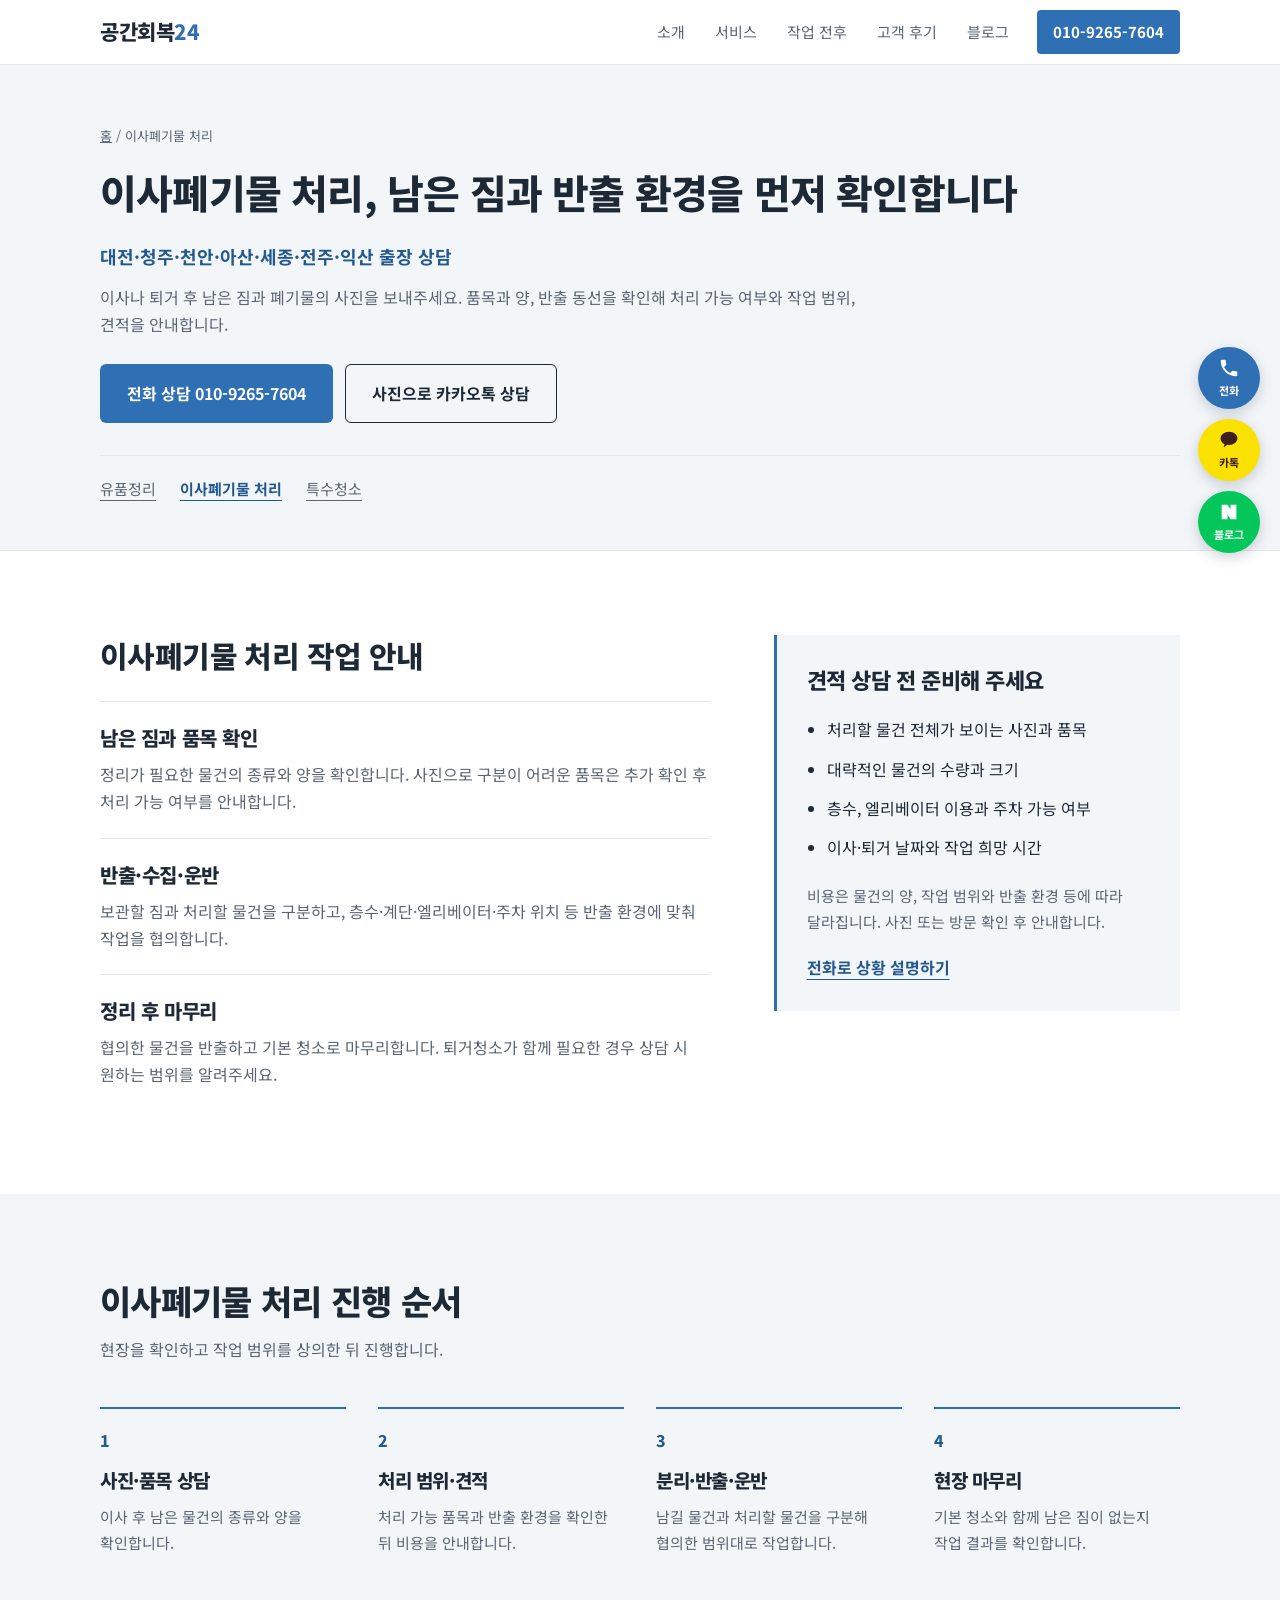
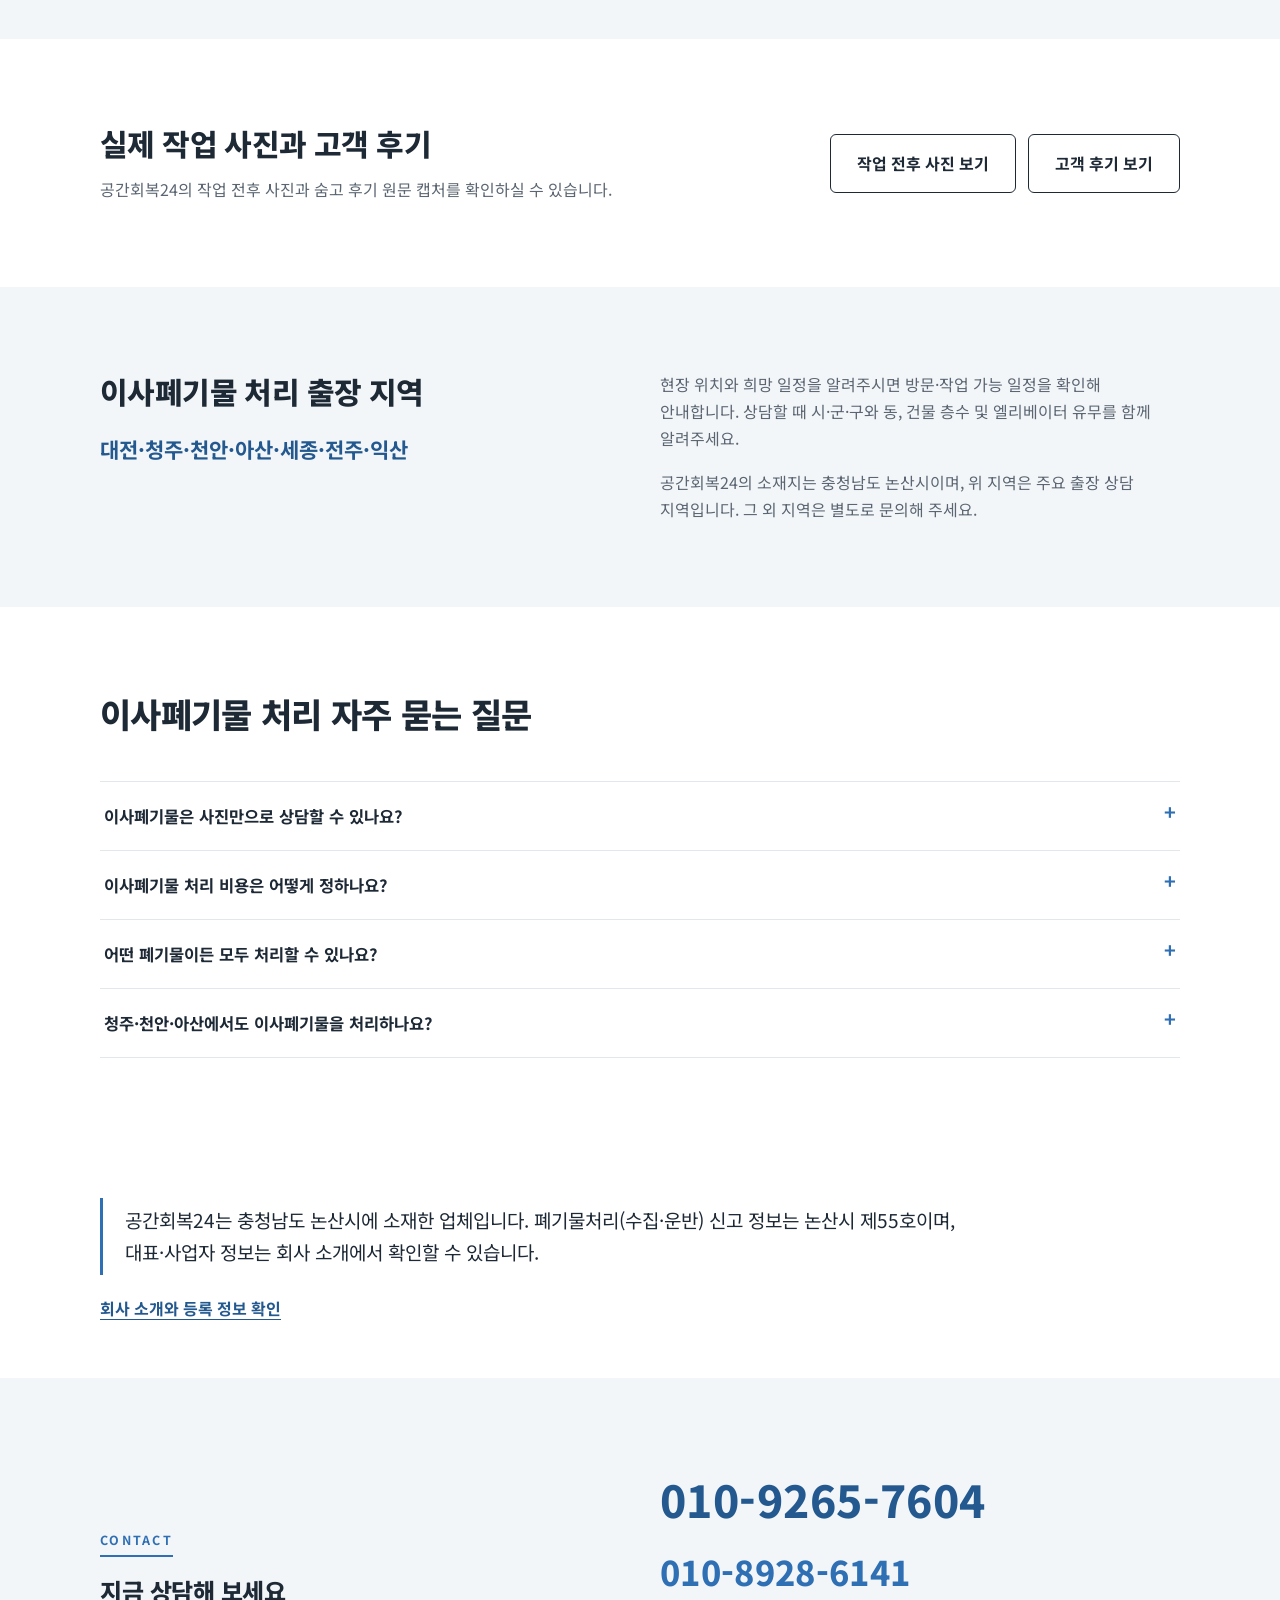
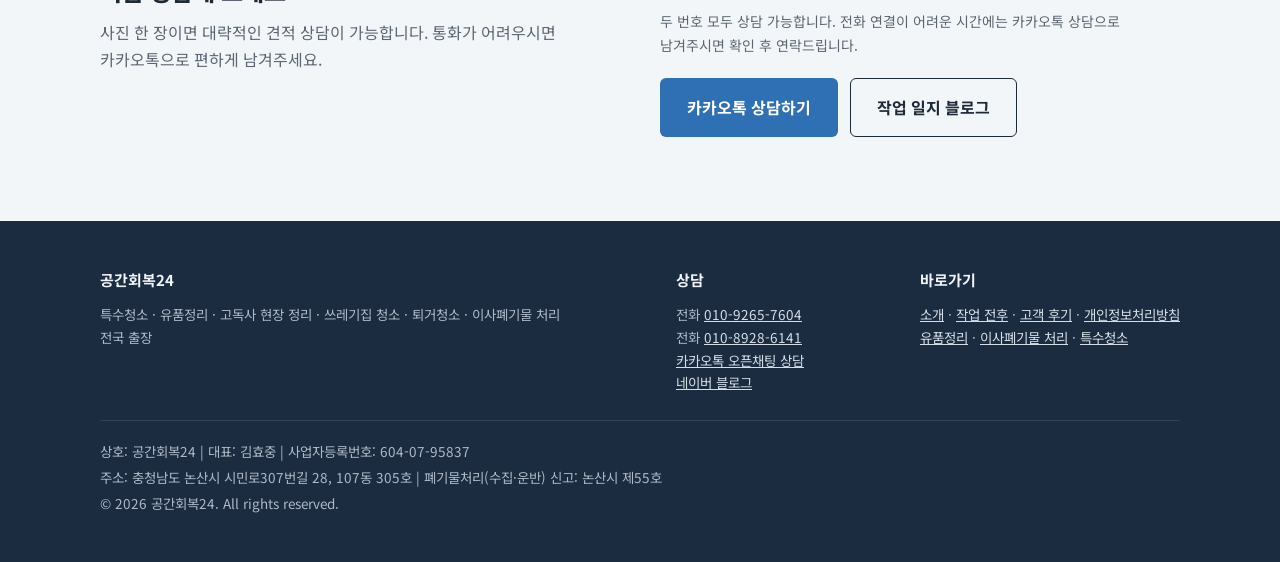
<file: moving-waste.html>
<!DOCTYPE html>
<html lang="ko">
<head>
<meta charset="utf-8">
<meta name="viewport" content="width=device-width, initial-scale=1">
<title>이사폐기물 처리 | 대전·청주·천안·아산·세종·전주·익산 출장 | 공간회복24</title>
<meta name="description" content="공간회복24 이사폐기물 처리. 대전·청주·천안·아산·세종·전주·익산 출장 상담. 작업 범위, 진행 절차, 견적 준비사항을 확인하세요. 전화 010-9265-7604.">
<link rel="canonical" href="https://areaclean24.com/moving-waste.html">
<meta property="og:type" content="website">
<meta property="og:title" content="이사폐기물 처리 | 대전·청주·천안·아산·세종·전주·익산 출장 | 공간회복24">
<meta property="og:description" content="공간회복24 이사폐기물 처리. 대전·청주·천안·아산·세종·전주·익산 출장 상담. 작업 범위, 진행 절차, 견적 준비사항을 확인하세요. 전화 010-9265-7604.">
<meta property="og:url" content="https://areaclean24.com/moving-waste.html">
<meta property="og:image" content="https://areaclean24.com/assets/og-v5.jpg">
<meta property="og:image:width" content="1200">
<meta property="og:image:height" content="630">
<meta property="og:image:alt" content="공간회복24 특수청소·유품정리·이사폐기물 처리, 상담 010-9265-7604">
<meta name="twitter:card" content="summary_large_image">
<meta property="og:locale" content="ko_KR">
<link rel="icon" href="assets/favicon.svg" type="image/svg+xml">
<link rel="icon" href="assets/favicon-32.png" sizes="32x32" type="image/png">
<link rel="apple-touch-icon" href="assets/apple-touch-icon.png">
<link rel="preconnect" href="https://fonts.googleapis.com">
<link rel="preconnect" href="https://fonts.gstatic.com" crossorigin>
<link rel="stylesheet" href="https://fonts.googleapis.com/css2?family=Noto+Sans+KR:wght@400;500;700;800&display=swap">
<link rel="stylesheet" href="css/style.css?v=12">
<script type="application/ld+json">
{
  "@context": "https://schema.org",
  "@graph": [
    {
      "@type": "WebPage",
      "@id": "https://areaclean24.com/moving-waste.html#webpage",
      "url": "https://areaclean24.com/moving-waste.html",
      "name": "이사폐기물 처리 | 대전·청주·천안·아산·세종·전주·익산 출장 | 공간회복24",
      "description": "공간회복24 이사폐기물 처리. 대전·청주·천안·아산·세종·전주·익산 출장 상담. 작업 범위, 진행 절차, 견적 준비사항을 확인하세요. 전화 010-9265-7604.",
      "inLanguage": "ko",
      "isPartOf": {
        "@id": "https://areaclean24.com/#website"
      },
      "mainEntity": {
        "@id": "https://areaclean24.com/moving-waste.html#service"
      }
    },
    {
      "@type": "Service",
      "@id": "https://areaclean24.com/moving-waste.html#service",
      "name": "이사폐기물 처리",
      "serviceType": "이사폐기물 처리",
      "description": "이사나 퇴거 후 남은 짐과 폐기물의 사진을 보내주세요. 품목과 양, 반출 동선을 확인해 처리 가능 여부와 작업 범위, 견적을 안내합니다.",
      "url": "https://areaclean24.com/moving-waste.html",
      "provider": {
        "@type": "LocalBusiness",
        "@id": "https://areaclean24.com/#business",
        "name": "공간회복24",
        "telephone": "+82-10-9265-7604",
        "address": {
          "@type": "PostalAddress",
          "addressLocality": "논산시",
          "addressRegion": "충청남도",
          "addressCountry": "KR"
        }
      },
      "areaServed": [
        {
          "@type": "City",
          "name": "대전"
        },
        {
          "@type": "City",
          "name": "청주"
        },
        {
          "@type": "City",
          "name": "천안"
        },
        {
          "@type": "City",
          "name": "아산"
        },
        {
          "@type": "City",
          "name": "세종"
        },
        {
          "@type": "City",
          "name": "전주"
        },
        {
          "@type": "City",
          "name": "익산"
        }
      ]
    },
    {
      "@type": "BreadcrumbList",
      "itemListElement": [
        {
          "@type": "ListItem",
          "position": 1,
          "name": "홈",
          "item": "https://areaclean24.com/"
        },
        {
          "@type": "ListItem",
          "position": 2,
          "name": "이사폐기물 처리",
          "item": "https://areaclean24.com/moving-waste.html"
        }
      ]
    }
  ]
}
</script>
</head>
<body>
<a class="skip" href="#main">본문 바로가기</a>

<header class="site-head">
  <div class="wrap">
    <a class="logo" href="index.html" aria-label="공간회복24 홈">
      <strong>공간회복<em>24</em></strong>
    </a>
    <button class="menu-btn" aria-expanded="false" aria-controls="gnb">메뉴</button>
    <nav class="gnb" id="gnb" aria-label="주 메뉴">
      <a href="about.html">소개</a>
      <a href="index.html#services">서비스</a>
      <a href="gallery.html">작업 전후</a>
      <a href="reviews.html">고객 후기</a>
      <a href="https://blog.naver.com/limpidityclean" target="_blank" rel="noopener">블로그</a>
      <a class="call" href="tel:010-9265-7604">010-9265-7604</a>
    </nav>
  </div>
</header>

<main id="main">
<div class="page-head service-head">
  <div class="wrap">
    <p class="crumb"><a href="index.html">홈</a> / 이사폐기물 처리</p>
    <h1>이사폐기물 처리, 남은 짐과 반출 환경을 먼저 확인합니다</h1>
    <p class="service-regions">대전·청주·천안·아산·세종·전주·익산 출장 상담</p>
    <p>이사나 퇴거 후 남은 짐과 폐기물의 사진을 보내주세요. 품목과 양, 반출 동선을 확인해 처리 가능 여부와 작업 범위, 견적을 안내합니다.</p>
    <div class="service-actions"><a class="btn btn-accent" href="tel:010-9265-7604">전화 상담 010-9265-7604</a><a class="btn btn-line" href="https://open.kakao.com/o/sWXW52Hi" target="_blank" rel="noopener">사진으로 카카오톡 상담</a></div>
    <nav class="service-links" aria-label="서비스 상세 안내"><a href="estate-cleanup.html">유품정리</a><a href="moving-waste.html" aria-current="page">이사폐기물 처리</a><a href="special-cleaning.html">특수청소</a></nav>
  </div>
</div>
<section>
  <div class="wrap service-detail-layout">
    <div><h2>이사폐기물 처리 작업 안내</h2><div class="scope-list"><div class="scope-row"><h3>남은 짐과 품목 확인</h3><p>정리가 필요한 물건의 종류와 양을 확인합니다. 사진으로 구분이 어려운 품목은 추가 확인 후 처리 가능 여부를 안내합니다.</p></div><div class="scope-row"><h3>반출·수집·운반</h3><p>보관할 짐과 처리할 물건을 구분하고, 층수·계단·엘리베이터·주차 위치 등 반출 환경에 맞춰 작업을 협의합니다.</p></div><div class="scope-row"><h3>정리 후 마무리</h3><p>협의한 물건을 반출하고 기본 청소로 마무리합니다. 퇴거청소가 함께 필요한 경우 상담 시 원하는 범위를 알려주세요.</p></div></div></div>
    <aside class="quote-guide" aria-labelledby="quote-guide-title"><h2 id="quote-guide-title">견적 상담 전 준비해 주세요</h2><ul><li>처리할 물건 전체가 보이는 사진과 품목</li><li>대략적인 물건의 수량과 크기</li><li>층수, 엘리베이터 이용과 주차 가능 여부</li><li>이사·퇴거 날짜와 작업 희망 시간</li></ul><p>비용은 물건의 양, 작업 범위와 반출 환경 등에 따라 달라집니다. 사진 또는 방문 확인 후 안내합니다.</p><a href="tel:010-9265-7604">전화로 상황 설명하기</a></aside>
  </div>
</section>
<section class="alt">
  <div class="wrap"><div class="sec-head"><h2>이사폐기물 처리 진행 순서</h2><p>현장을 확인하고 작업 범위를 상의한 뒤 진행합니다.</p></div><ol class="service-process"><li><h3>사진·품목 상담</h3><p>이사 후 남은 물건의 종류와 양을 확인합니다.</p></li><li><h3>처리 범위·견적</h3><p>처리 가능 품목과 반출 환경을 확인한 뒤 비용을 안내합니다.</p></li><li><h3>분리·반출·운반</h3><p>남길 물건과 처리할 물건을 구분해 협의한 범위대로 작업합니다.</p></li><li><h3>현장 마무리</h3><p>기본 청소와 함께 남은 짐이 없는지 작업 결과를 확인합니다.</p></li></ol></div>
</section>
<section>
  <div class="wrap evidence-row"><div><h2>실제 작업 사진과 고객 후기</h2><p>공간회복24의 작업 전후 사진과 숨고 후기 원문 캡처를 확인하실 수 있습니다.</p></div><div class="service-actions"><a class="btn btn-line" href="gallery.html">작업 전후 사진 보기</a><a class="btn btn-line" href="reviews.html">고객 후기 보기</a></div></div>
</section>
<section class="alt" id="service-area">
  <div class="wrap area-layout">
    <div><h2>이사폐기물 처리 출장 지역</h2><p class="region-names">대전·청주·천안·아산·세종·전주·익산</p></div>
    <div><p>현장 위치와 희망 일정을 알려주시면 방문·작업 가능 일정을 확인해 안내합니다. 상담할 때 시·군·구와 동, 건물 층수 및 엘리베이터 유무를 함께 알려주세요.</p><p>공간회복24의 소재지는 충청남도 논산시이며, 위 지역은 주요 출장 상담 지역입니다. 그 외 지역은 별도로 문의해 주세요.</p></div>
  </div>
</section>
<section><div class="wrap"><div class="sec-head"><h2>이사폐기물 처리 자주 묻는 질문</h2></div><div class="faq"><details><summary>이사폐기물은 사진만으로 상담할 수 있나요?</summary><p class="a">전체 양과 품목이 보이는 사진으로 먼저 상담할 수 있습니다. 사진만으로 확인이 어려운 경우 추가 사진이나 현장 확인이 필요할 수 있습니다.</p></details><details><summary>이사폐기물 처리 비용은 어떻게 정하나요?</summary><p class="a">물건의 종류와 양, 작업 인원과 시간, 층수·계단·엘리베이터 등 반출 환경에 따라 달라집니다. 처리 범위를 확인한 뒤 견적을 안내합니다.</p></details><details><summary>어떤 폐기물이든 모두 처리할 수 있나요?</summary><p class="a">품목별 처리 가능 여부를 먼저 확인해야 합니다. 상담 때 처리할 물건의 종류와 사진을 보내주시면 확인 후 안내합니다.</p></details><details><summary>청주·천안·아산에서도 이사폐기물을 처리하나요?</summary><p class="a">대전·청주·천안·아산·세종·전주·익산에서 이사폐기물 처리 출장 상담을 받습니다. 상세 위치와 품목, 희망 일정을 알려주시면 가능 여부를 확인합니다.</p></details></div></div></section>
<section class="tight"><div class="wrap"><p class="answer">공간회복24는 충청남도 논산시에 소재한 업체입니다. 폐기물처리(수집·운반) 신고 정보는 논산시 제55호이며, 대표·사업자 정보는 회사 소개에서 확인할 수 있습니다.</p><p class="detail-link"><a href="about.html">회사 소개와 등록 정보 확인</a></p></div></section>

<section class="contact" id="contact">
  <div class="wrap contact-box">
    <div>
      <span class="label">CONTACT</span>
      <h2>지금 상담해 보세요</h2>
      <p style="margin-top:12px; color:var(--ink-soft); max-width:30em;">사진 한 장이면 대략적인 견적 상담이 가능합니다. 통화가 어려우시면 카카오톡으로 편하게 남겨주세요.</p>
    </div>
    <div>
      <a class="tel" href="tel:010-9265-7604">010-9265-7604</a>
      <a class="tel tel-sub" href="tel:010-8928-6141">010-8928-6141</a>
      <p class="contact-hours">두 번호 모두 상담 가능합니다. 전화 연결이 어려운 시간에는 카카오톡 상담으로 남겨주시면 확인 후 연락드립니다.</p>
      <div style="margin-top:20px; display:flex; gap:12px; flex-wrap:wrap;">
        <a class="btn btn-accent" href="https://open.kakao.com/o/sWXW52Hi" target="_blank" rel="noopener">카카오톡 상담하기</a>
        <a class="btn btn-line" href="https://blog.naver.com/limpidityclean" target="_blank" rel="noopener">작업 일지 블로그</a>
      </div>
    </div>
  </div>
</section>


</main>

<footer class="site-foot">
  <div class="wrap">
    <div class="cols">
      <div>
        <b>공간회복24</b>
        <p style="margin-top:10px;">특수청소 · 유품정리 · 고독사 현장 정리 · 쓰레기집 청소 · 퇴거청소 · 이사폐기물 처리<br>전국 출장</p>
      </div>
      <div>
        <b>상담</b>
        <p style="margin-top:10px;">전화 <a href="tel:010-9265-7604">010-9265-7604</a><br>
        전화 <a href="tel:010-8928-6141">010-8928-6141</a><br>
        <a href="https://open.kakao.com/o/sWXW52Hi" target="_blank" rel="noopener">카카오톡 오픈채팅 상담</a><br>
        <a href="https://blog.naver.com/limpidityclean" target="_blank" rel="noopener">네이버 블로그</a></p>
      </div>
      <div>
        <b>바로가기</b>
        <p style="margin-top:10px;"><a href="about.html">소개</a> · <a href="gallery.html">작업 전후</a> · <a href="reviews.html">고객 후기</a> · <a href="privacy.html">개인정보처리방침</a><br>
        <a href="estate-cleanup.html">유품정리</a> · <a href="moving-waste.html">이사폐기물 처리</a> · <a href="special-cleaning.html">특수청소</a></p>
      </div>
    </div>
    <div class="legal">
      상호: 공간회복24 | 대표: 김효중 | 사업자등록번호: 604-07-95837<br>
      주소: 충청남도 논산시 시민로307번길 28, 107동 305호 | 폐기물처리(수집·운반) 신고: 논산시 제55호<br>
      © 2026 공간회복24. All rights reserved.
    </div>
  </div>
</footer>

<nav class="side-cta" aria-label="빠른 상담 바로가기">
  <a class="s-tel" href="tel:010-9265-7604" aria-label="전화 상담 010-9265-7604">
    <svg viewBox="0 0 24 24" fill="currentColor" aria-hidden="true"><path d="M6.6 10.8c1.4 2.8 3.8 5.1 6.6 6.6l2.2-2.2c.3-.3.7-.4 1-.2 1.1.4 2.4.6 3.6.6.6 0 1 .4 1 1V20c0 .6-.4 1-1 1-9.4 0-17-7.6-17-17 0-.6.4-1 1-1h3.5c.6 0 1 .4 1 1 0 1.3.2 2.5.6 3.6.1.3 0 .7-.2 1l-2.3 2.2z"/></svg>
    전화
  </a>
  <a class="s-kakao" href="https://open.kakao.com/o/sWXW52Hi" target="_blank" rel="noopener" aria-label="카카오톡 상담 (새 창)">
    <svg viewBox="0 0 24 24" fill="currentColor" aria-hidden="true"><path d="M12 3C6.9 3 2.8 6.3 2.8 10.3c0 2.6 1.7 4.9 4.3 6.2-.2.7-.7 2.5-.8 2.9-.1.5.2.5.4.4.2-.1 2.6-1.8 3.6-2.5.6.1 1.1.1 1.7.1 5.1 0 9.2-3.3 9.2-7.3S17.1 3 12 3z"/></svg>
    카톡
  </a>
  <a class="s-blog" href="https://blog.naver.com/limpidityclean" target="_blank" rel="noopener" aria-label="네이버 블로그 (새 창)">
    <svg viewBox="0 0 24 24" fill="currentColor" aria-hidden="true"><path d="M4 4h6.4l3.3 5.1V4H20v16h-6.3l-3.3-5.2V20H4V4z"/></svg>
    블로그
  </a>
</nav>

<nav class="sticky-cta" aria-label="빠른 상담">
  <a class="t" href="tel:010-9265-7604">전화 상담</a>
  <a class="k" href="https://open.kakao.com/o/sWXW52Hi" target="_blank" rel="noopener">카톡 상담</a>
</nav>

<script src="js/main.js?v=11" defer></script>
<script src="js/clickguard.js?v=2" defer></script>
</body>
</html>
</file>
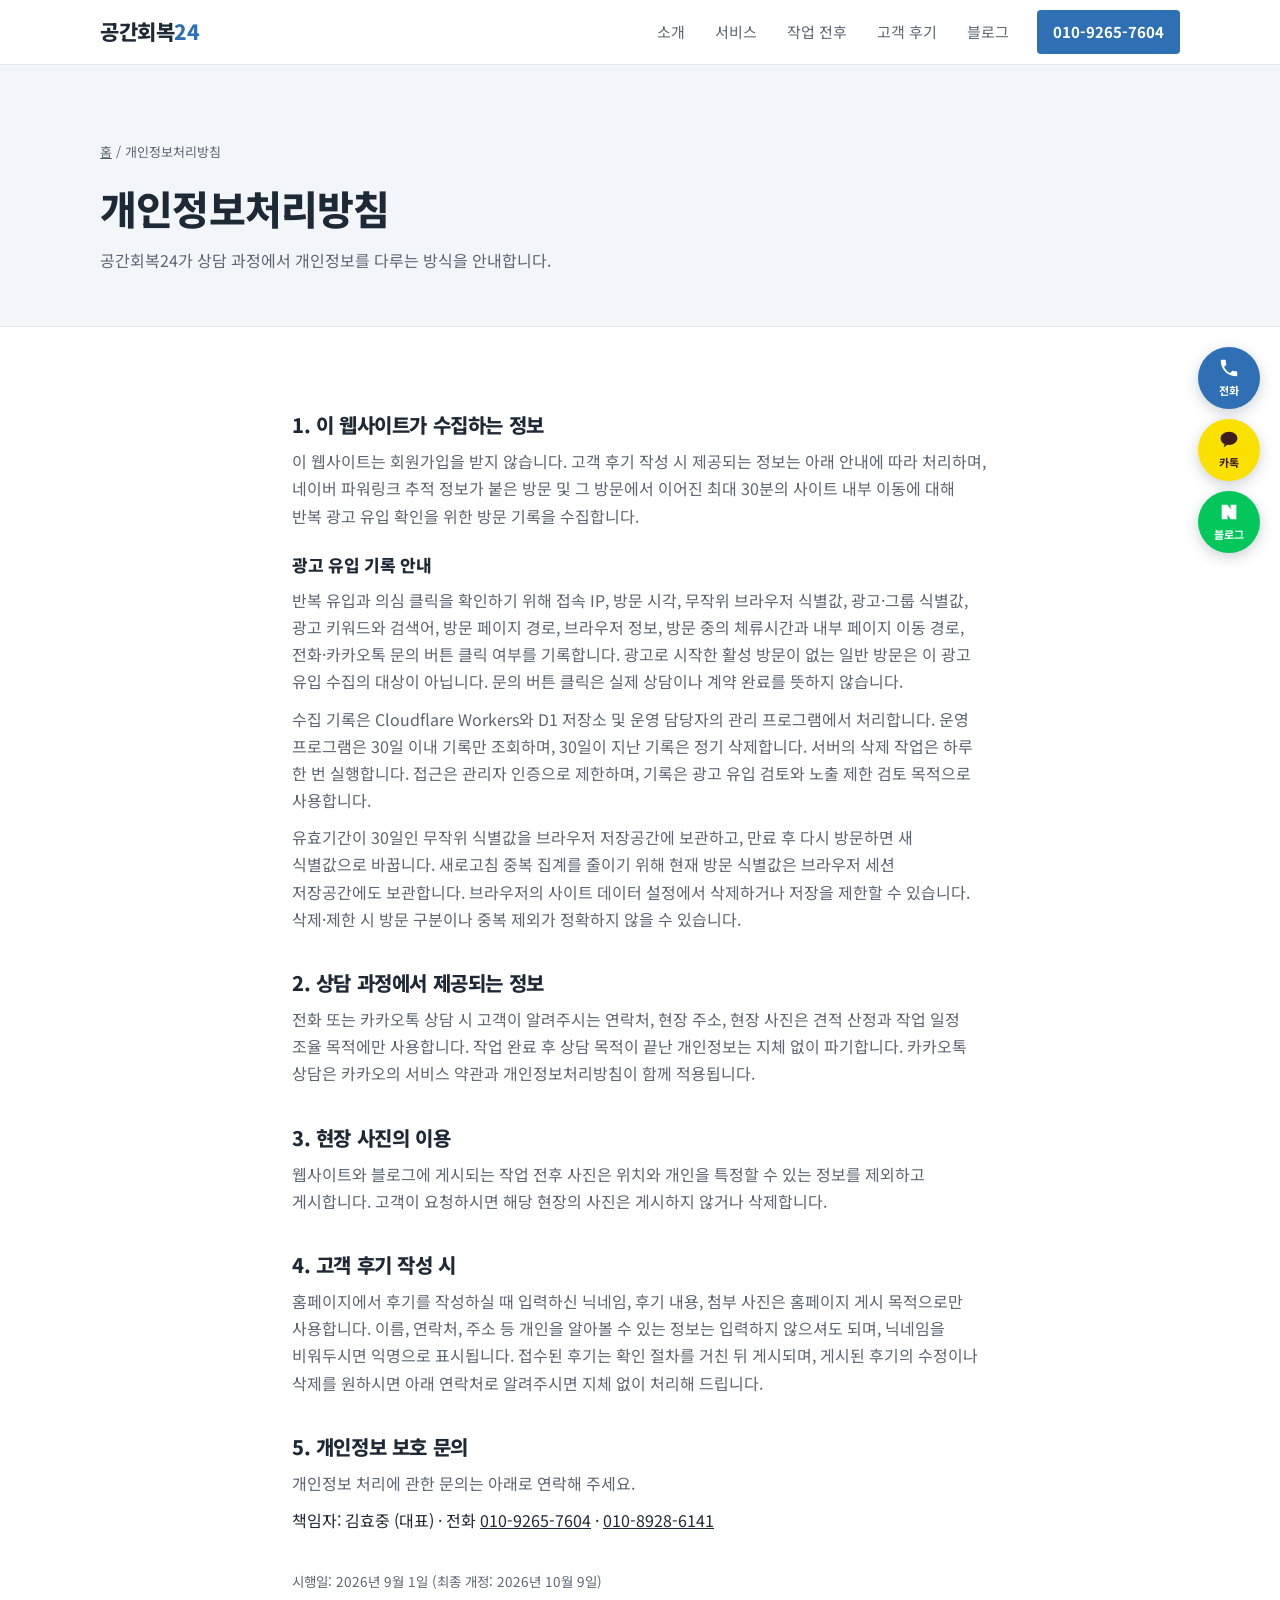
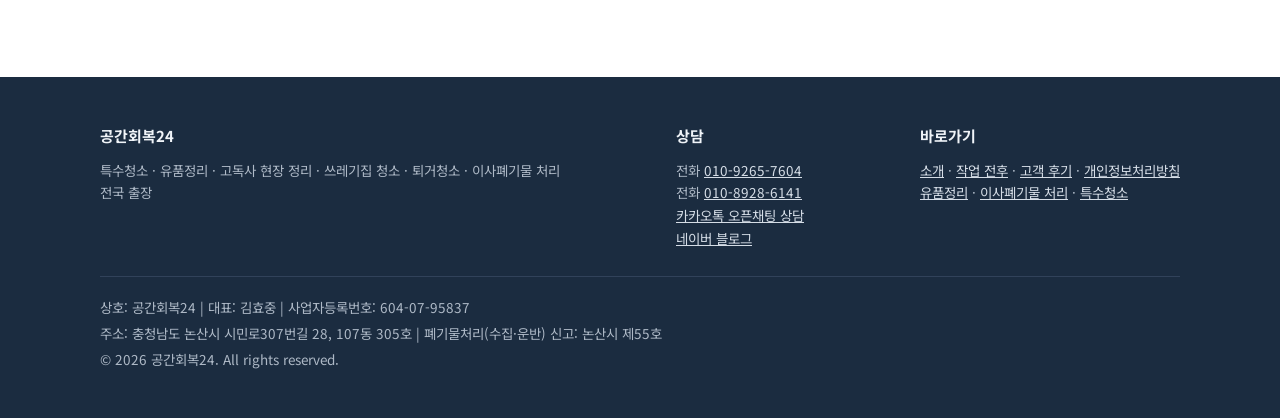
<file: privacy.html>
<!DOCTYPE html>
<html lang="ko">
<head>
<meta charset="utf-8">
<meta name="viewport" content="width=device-width, initial-scale=1">
<title>개인정보처리방침 | 공간회복24</title>
<meta name="description" content="공간회복24의 개인정보처리방침입니다. 상담 과정에서 제공된 정보의 이용 목적과 파기 원칙을 안내합니다.">
<link rel="canonical" href="https://areaclean24.com/privacy.html">
<meta property="og:type" content="website">
<meta property="og:title" content="개인정보처리방침 | 공간회복24">
<meta property="og:description" content="공간회복24의 개인정보처리방침입니다. 상담 과정에서 제공된 정보의 이용 목적과 파기 원칙을 안내합니다.">
<meta property="og:url" content="https://areaclean24.com/privacy.html">
<meta property="og:image" content="https://areaclean24.com/assets/og-v5.jpg">
<meta property="og:image:width" content="1200">
<meta property="og:image:height" content="630">
<meta property="og:image:alt" content="공간회복24 특수청소·유품정리·이사폐기물 처리, 상담 010-9265-7604">
<meta name="twitter:card" content="summary_large_image">
<meta property="og:locale" content="ko_KR">
<link rel="icon" href="assets/favicon.svg" type="image/svg+xml">
<link rel="icon" href="assets/favicon-32.png" sizes="32x32" type="image/png">
<link rel="apple-touch-icon" href="assets/apple-touch-icon.png">
<link rel="preconnect" href="https://fonts.googleapis.com">
<link rel="preconnect" href="https://fonts.gstatic.com" crossorigin>
<link rel="stylesheet" href="https://fonts.googleapis.com/css2?family=Noto+Sans+KR:wght@400;500;700;800&display=swap">
<link rel="stylesheet" href="css/style.css?v=12">
<script type="application/ld+json">
{
  "@context": "https://schema.org",
  "@graph": [
    {
      "@type": "WebPage",
      "@id": "https://areaclean24.com/privacy.html#webpage",
      "url": "https://areaclean24.com/privacy.html",
      "name": "개인정보처리방침 | 공간회복24",
      "isPartOf": { "@id": "https://areaclean24.com/#website" },
      "about": { "@id": "https://areaclean24.com/#business" },
      "inLanguage": "ko"
    },
    {
      "@type": "BreadcrumbList",
      "itemListElement": [
        { "@type": "ListItem", "position": 1, "name": "홈", "item": "https://areaclean24.com/" },
        { "@type": "ListItem", "position": 2, "name": "개인정보처리방침", "item": "https://areaclean24.com/privacy.html" }
      ]
    }
  ]
}
</script>
</head>
<body>
<a class="skip" href="#main">본문 바로가기</a>

<header class="site-head">
  <div class="wrap">
    <a class="logo" href="index.html" aria-label="공간회복24 홈">
      <strong>공간회복<em>24</em></strong>
    </a>
    <button class="menu-btn" aria-expanded="false" aria-controls="gnb">메뉴</button>
    <nav class="gnb" id="gnb" aria-label="주 메뉴">
      <a href="about.html">소개</a>
      <a href="index.html#services">서비스</a>
      <a href="gallery.html">작업 전후</a>
      <a href="reviews.html">고객 후기</a>
      <a href="https://blog.naver.com/limpidityclean" target="_blank" rel="noopener">블로그</a>
      <a class="call" href="tel:010-9265-7604">010-9265-7604</a>
    </nav>
  </div>
</header>

<main id="main">

<div class="page-head">
  <div class="wrap">
    <p class="crumb"><a href="index.html">홈</a> / 개인정보처리방침</p>
    <h1>개인정보처리방침</h1>
    <p>공간회복24가 상담 과정에서 개인정보를 다루는 방식을 안내합니다.</p>
  </div>
</div>

<section>
  <div class="wrap" style="max-width:46em; margin:0 auto;">
    <h2 style="font-size:20px;">1. 이 웹사이트가 수집하는 정보</h2>
    <p style="margin-top:10px; color:var(--ink-soft);">이 웹사이트는 회원가입을 받지 않습니다. 고객 후기 작성 시 제공되는 정보는 아래 안내에 따라 처리하며, 네이버 파워링크 추적 정보가 붙은 방문 및 그 방문에서 이어진 최대 30분의 사이트 내부 이동에 대해 반복 광고 유입 확인을 위한 방문 기록을 수집합니다.</p>

    <h3 style="font-size:17px; margin-top:24px;">광고 유입 기록 안내</h3>
    <p style="margin-top:10px; color:var(--ink-soft);">반복 유입과 의심 클릭을 확인하기 위해 접속 IP, 방문 시각, 무작위 브라우저 식별값, 광고·그룹 식별값, 광고 키워드와 검색어, 방문 페이지 경로, 브라우저 정보, 방문 중의 체류시간과 내부 페이지 이동 경로, 전화·카카오톡 문의 버튼 클릭 여부를 기록합니다. 광고로 시작한 활성 방문이 없는 일반 방문은 이 광고 유입 수집의 대상이 아닙니다. 문의 버튼 클릭은 실제 상담이나 계약 완료를 뜻하지 않습니다.</p>
    <p style="margin-top:10px; color:var(--ink-soft);">수집 기록은 Cloudflare Workers와 D1 저장소 및 운영 담당자의 관리 프로그램에서 처리합니다. 운영 프로그램은 30일 이내 기록만 조회하며, 30일이 지난 기록은 정기 삭제합니다. 서버의 삭제 작업은 하루 한 번 실행합니다. 접근은 관리자 인증으로 제한하며, 기록은 광고 유입 검토와 노출 제한 검토 목적으로 사용합니다.</p>
    <p style="margin-top:10px; color:var(--ink-soft);">유효기간이 30일인 무작위 식별값을 브라우저 저장공간에 보관하고, 만료 후 다시 방문하면 새 식별값으로 바꿉니다. 새로고침 중복 집계를 줄이기 위해 현재 방문 식별값은 브라우저 세션 저장공간에도 보관합니다. 브라우저의 사이트 데이터 설정에서 삭제하거나 저장을 제한할 수 있습니다. 삭제·제한 시 방문 구분이나 중복 제외가 정확하지 않을 수 있습니다.</p>

    <h2 style="font-size:20px; margin-top:36px;">2. 상담 과정에서 제공되는 정보</h2>
    <p style="margin-top:10px; color:var(--ink-soft);">전화 또는 카카오톡 상담 시 고객이 알려주시는 연락처, 현장 주소, 현장 사진은 견적 산정과 작업 일정 조율 목적에만 사용합니다. 작업 완료 후 상담 목적이 끝난 개인정보는 지체 없이 파기합니다. 카카오톡 상담은 카카오의 서비스 약관과 개인정보처리방침이 함께 적용됩니다.</p>

    <h2 style="font-size:20px; margin-top:36px;">3. 현장 사진의 이용</h2>
    <p style="margin-top:10px; color:var(--ink-soft);">웹사이트와 블로그에 게시되는 작업 전후 사진은 위치와 개인을 특정할 수 있는 정보를 제외하고 게시합니다. 고객이 요청하시면 해당 현장의 사진은 게시하지 않거나 삭제합니다.</p>

    <h2 style="font-size:20px; margin-top:36px;">4. 고객 후기 작성 시</h2>
    <p style="margin-top:10px; color:var(--ink-soft);">홈페이지에서 후기를 작성하실 때 입력하신 닉네임, 후기 내용, 첨부 사진은 홈페이지 게시 목적으로만 사용합니다. 이름, 연락처, 주소 등 개인을 알아볼 수 있는 정보는 입력하지 않으셔도 되며, 닉네임을 비워두시면 익명으로 표시됩니다. 접수된 후기는 확인 절차를 거친 뒤 게시되며, 게시된 후기의 수정이나 삭제를 원하시면 아래 연락처로 알려주시면 지체 없이 처리해 드립니다.</p>

    <h2 style="font-size:20px; margin-top:36px;">5. 개인정보 보호 문의</h2>
    <p style="margin-top:10px; color:var(--ink-soft);">개인정보 처리에 관한 문의는 아래로 연락해 주세요.</p>
    <p style="margin-top:10px;">책임자: 김효중 (대표) · 전화 <a href="tel:010-9265-7604">010-9265-7604</a> · <a href="tel:010-8928-6141">010-8928-6141</a></p>

    <p style="margin-top:36px; font-size:13.5px; color:var(--ink-soft);">시행일: 2026년 9월 1일 (최종 개정: 2026년 10월 9일)</p>
  </div>
</section>

</main>

<footer class="site-foot">
  <div class="wrap">
    <div class="cols">
      <div>
        <b>공간회복24</b>
        <p style="margin-top:10px;">특수청소 · 유품정리 · 고독사 현장 정리 · 쓰레기집 청소 · 퇴거청소 · 이사폐기물 처리<br>전국 출장</p>
      </div>
      <div>
        <b>상담</b>
        <p style="margin-top:10px;">전화 <a href="tel:010-9265-7604">010-9265-7604</a><br>
        전화 <a href="tel:010-8928-6141">010-8928-6141</a><br>
        <a href="https://open.kakao.com/o/sWXW52Hi" target="_blank" rel="noopener">카카오톡 오픈채팅 상담</a><br>
        <a href="https://blog.naver.com/limpidityclean" target="_blank" rel="noopener">네이버 블로그</a></p>
      </div>
      <div>
        <b>바로가기</b>
        <p style="margin-top:10px;"><a href="about.html">소개</a> · <a href="gallery.html">작업 전후</a> · <a href="reviews.html">고객 후기</a> · <a href="privacy.html">개인정보처리방침</a><br>
        <a href="estate-cleanup.html">유품정리</a> · <a href="moving-waste.html">이사폐기물 처리</a> · <a href="special-cleaning.html">특수청소</a></p>
      </div>
    </div>
    <div class="legal">
      상호: 공간회복24 | 대표: 김효중 | 사업자등록번호: 604-07-95837<br>
      주소: 충청남도 논산시 시민로307번길 28, 107동 305호 | 폐기물처리(수집·운반) 신고: 논산시 제55호<br>
      © 2026 공간회복24. All rights reserved.
    </div>
  </div>
</footer>

<nav class="side-cta" aria-label="빠른 상담 바로가기">
  <a class="s-tel" href="tel:010-9265-7604" aria-label="전화 상담 010-9265-7604">
    <svg viewBox="0 0 24 24" fill="currentColor" aria-hidden="true"><path d="M6.6 10.8c1.4 2.8 3.8 5.1 6.6 6.6l2.2-2.2c.3-.3.7-.4 1-.2 1.1.4 2.4.6 3.6.6.6 0 1 .4 1 1V20c0 .6-.4 1-1 1-9.4 0-17-7.6-17-17 0-.6.4-1 1-1h3.5c.6 0 1 .4 1 1 0 1.3.2 2.5.6 3.6.1.3 0 .7-.2 1l-2.3 2.2z"/></svg>
    전화
  </a>
  <a class="s-kakao" href="https://open.kakao.com/o/sWXW52Hi" target="_blank" rel="noopener" aria-label="카카오톡 상담 (새 창)">
    <svg viewBox="0 0 24 24" fill="currentColor" aria-hidden="true"><path d="M12 3C6.9 3 2.8 6.3 2.8 10.3c0 2.6 1.7 4.9 4.3 6.2-.2.7-.7 2.5-.8 2.9-.1.5.2.5.4.4.2-.1 2.6-1.8 3.6-2.5.6.1 1.1.1 1.7.1 5.1 0 9.2-3.3 9.2-7.3S17.1 3 12 3z"/></svg>
    카톡
  </a>
  <a class="s-blog" href="https://blog.naver.com/limpidityclean" target="_blank" rel="noopener" aria-label="네이버 블로그 (새 창)">
    <svg viewBox="0 0 24 24" fill="currentColor" aria-hidden="true"><path d="M4 4h6.4l3.3 5.1V4H20v16h-6.3l-3.3-5.2V20H4V4z"/></svg>
    블로그
  </a>
</nav>

<nav class="sticky-cta" aria-label="빠른 상담">
  <a class="t" href="tel:010-9265-7604">전화 상담</a>
  <a class="k" href="https://open.kakao.com/o/sWXW52Hi" target="_blank" rel="noopener">카톡 상담</a>
</nav>

<script src="js/main.js?v=11" defer></script>
<script src="js/clickguard.js?v=2" defer></script>
</body>
</html>
</file>
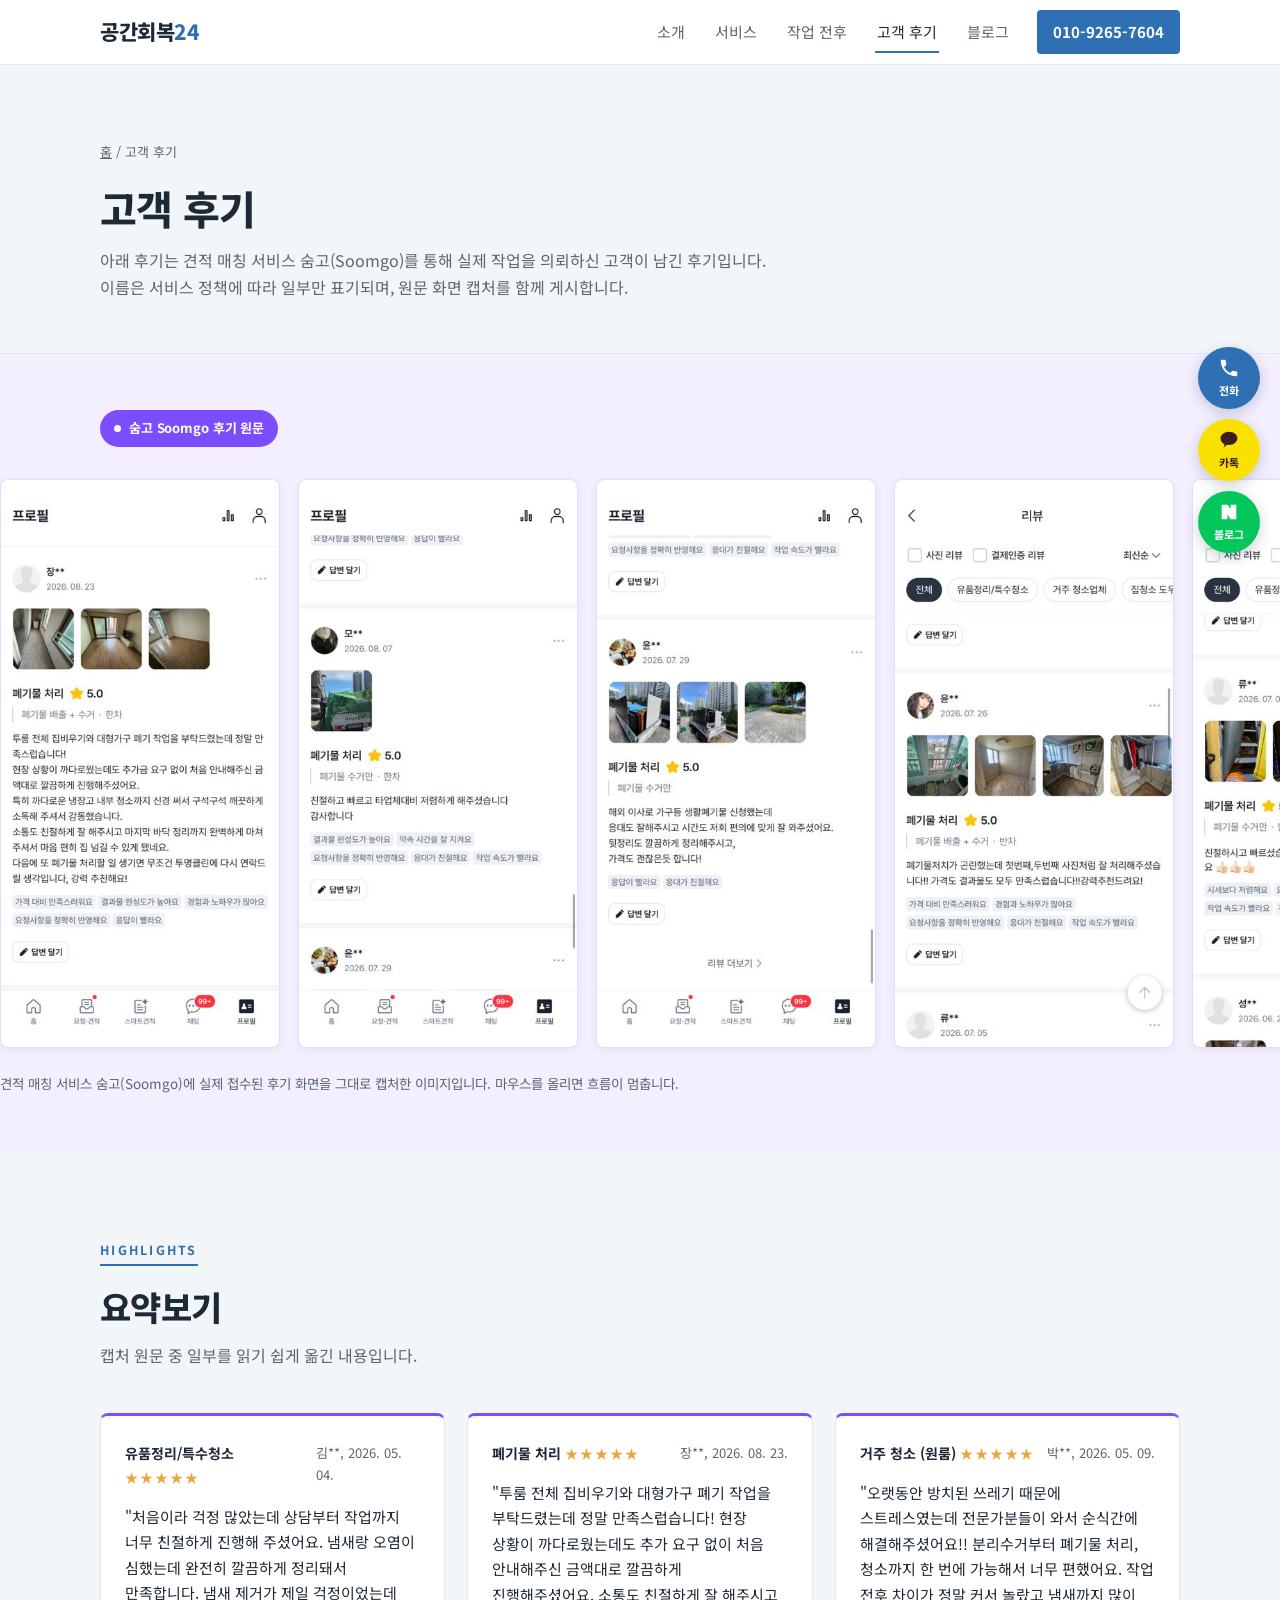
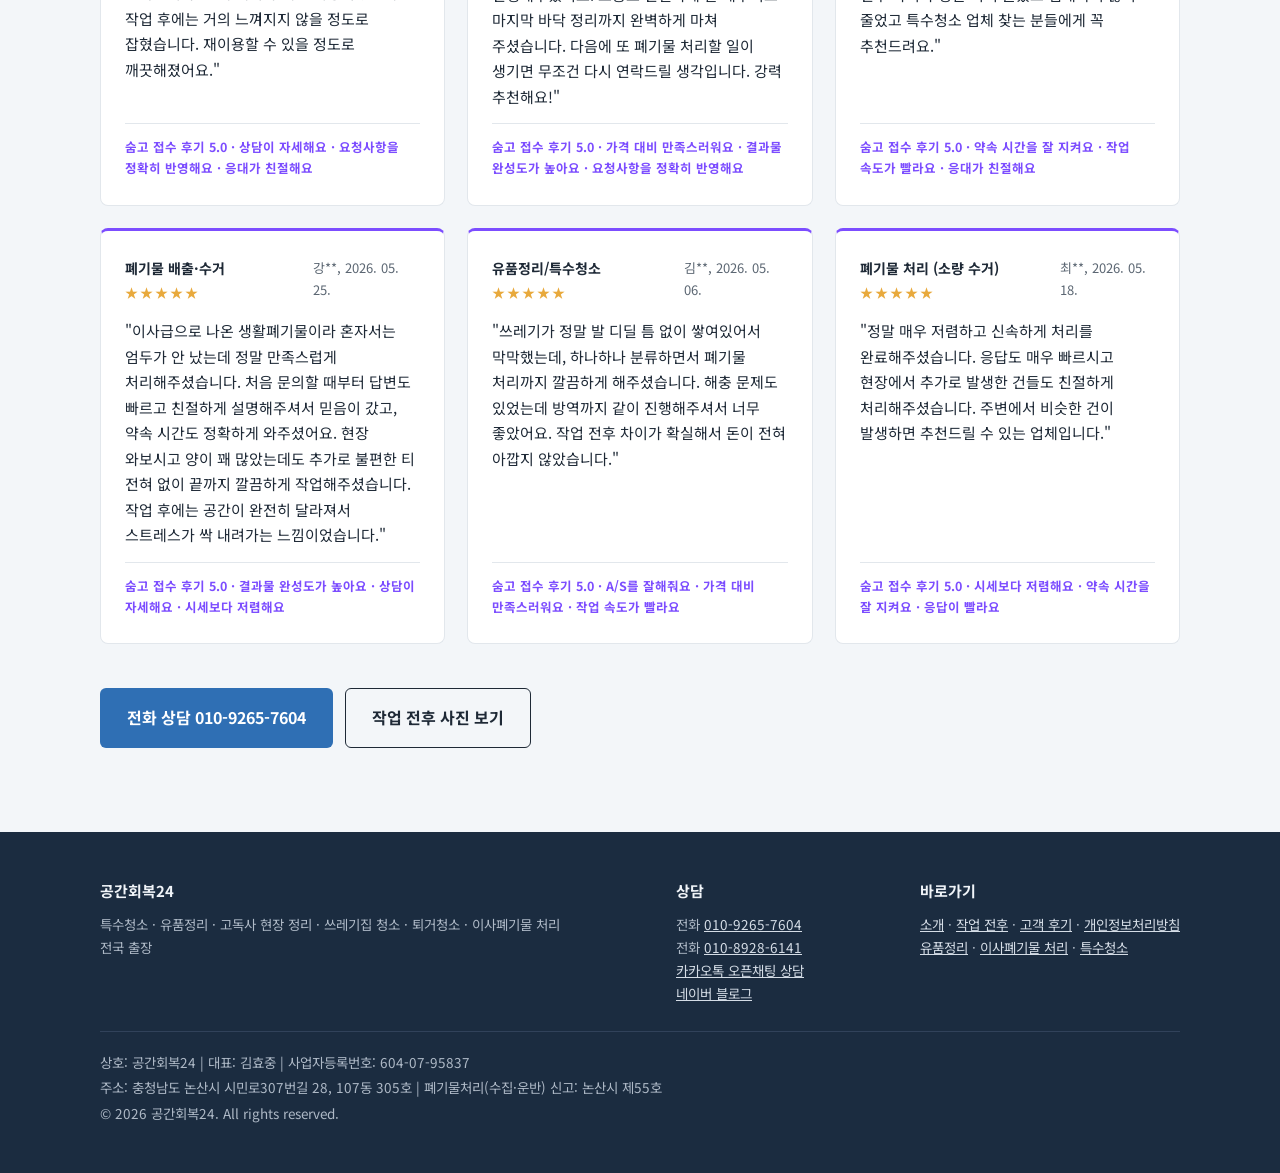
<file: reviews.html>
<!DOCTYPE html>
<html lang="ko">
<head>
<meta charset="utf-8">
<meta name="viewport" content="width=device-width, initial-scale=1">
<title>고객 후기 | 공간회복24</title>
<meta name="description" content="숨고를 통해 접수된 공간회복24의 실제 고객 후기 모음입니다. 유품정리, 특수청소, 이사폐기물 처리 후기와 원문 캡처를 확인하세요.">
<link rel="canonical" href="https://areaclean24.com/reviews.html">
<meta property="og:type" content="website">
<meta property="og:title" content="고객 후기 | 공간회복24">
<meta property="og:description" content="숨고를 통해 접수된 공간회복24의 실제 고객 후기 모음입니다. 유품정리, 특수청소, 이사폐기물 처리 후기와 원문 캡처를 확인하세요.">
<meta property="og:url" content="https://areaclean24.com/reviews.html">
<meta property="og:image" content="https://areaclean24.com/assets/og-v5.jpg">
<meta property="og:image:width" content="1200">
<meta property="og:image:height" content="630">
<meta property="og:image:alt" content="공간회복24 특수청소·유품정리·이사폐기물 처리, 상담 010-9265-7604">
<meta name="twitter:card" content="summary_large_image">
<meta property="og:locale" content="ko_KR">
<link rel="icon" href="assets/favicon.svg" type="image/svg+xml">
<link rel="icon" href="assets/favicon-32.png" sizes="32x32" type="image/png">
<link rel="apple-touch-icon" href="assets/apple-touch-icon.png">
<link rel="preconnect" href="https://fonts.googleapis.com">
<link rel="preconnect" href="https://fonts.gstatic.com" crossorigin>
<link rel="stylesheet" href="https://fonts.googleapis.com/css2?family=Noto+Sans+KR:wght@400;500;700;800&display=swap">
<link rel="stylesheet" href="css/style.css?v=12">
<script type="application/ld+json">
{
  "@context": "https://schema.org",
  "@graph": [
    {
      "@type": "WebPage",
      "@id": "https://areaclean24.com/reviews.html#webpage",
      "url": "https://areaclean24.com/reviews.html",
      "name": "고객 후기 | 공간회복24",
      "isPartOf": { "@id": "https://areaclean24.com/#website" },
      "about": { "@id": "https://areaclean24.com/#business" },
      "inLanguage": "ko"
    },
    {
      "@type": "BreadcrumbList",
      "itemListElement": [
        { "@type": "ListItem", "position": 1, "name": "홈", "item": "https://areaclean24.com/" },
        { "@type": "ListItem", "position": 2, "name": "고객 후기", "item": "https://areaclean24.com/reviews.html" }
      ]
    }
  ]
}
</script>
</head>
<body>
<a class="skip" href="#main">본문 바로가기</a>

<header class="site-head">
  <div class="wrap">
    <a class="logo" href="index.html" aria-label="공간회복24 홈">
      <strong>공간회복<em>24</em></strong>
    </a>
    <button class="menu-btn" aria-expanded="false" aria-controls="gnb">메뉴</button>
    <nav class="gnb" id="gnb" aria-label="주 메뉴">
      <a href="about.html">소개</a>
      <a href="index.html#services">서비스</a>
      <a href="gallery.html">작업 전후</a>
      <a href="reviews.html" aria-current="page">고객 후기</a>
      <a href="https://blog.naver.com/limpidityclean" target="_blank" rel="noopener">블로그</a>
      <a class="call" href="tel:010-9265-7604">010-9265-7604</a>
    </nav>
  </div>
</header>

<main id="main">

<div class="page-head">
  <div class="wrap">
    <p class="crumb"><a href="index.html">홈</a> / 고객 후기</p>
    <h1>고객 후기</h1>
    <p>아래 후기는 견적 매칭 서비스 숨고(Soomgo)를 통해 실제 작업을 의뢰하신 고객이 남긴 후기입니다. 이름은 서비스 정책에 따라 일부만 표기되며, 원문 화면 캡처를 함께 게시합니다.</p>
  </div>
</div>

<section class="tight soomgo-band">
  <div class="wrap"><span class="soomgo-badge"><span class="dot"></span>숨고 Soomgo 후기 원문</span></div>
  <div class="wrap" style="max-width:none; padding:0; margin-top:26px;">
    <div class="marquee" aria-label="숨고 고객 후기 화면 캡처 모음">
      <div class="marquee-track">
        <img src="assets/reviews/shot-01.jpg" alt="숨고 후기 화면 캡처 1" width="400" height="816" loading="lazy">
        <img src="assets/reviews/shot-02.jpg" alt="숨고 후기 화면 캡처 2" width="400" height="816" loading="lazy">
        <img src="assets/reviews/shot-03.jpg" alt="숨고 후기 화면 캡처 3" width="400" height="816" loading="lazy">
        <img src="assets/reviews/shot-04.jpg" alt="숨고 후기 화면 캡처 4" width="400" height="816" loading="lazy">
        <img src="assets/reviews/shot-05.jpg" alt="숨고 후기 화면 캡처 5" width="400" height="816" loading="lazy">
        <img src="assets/reviews/shot-06.jpg" alt="숨고 후기 화면 캡처 6" width="400" height="816" loading="lazy">
        <img src="assets/reviews/shot-07.jpg" alt="숨고 후기 화면 캡처 7" width="400" height="816" loading="lazy">
        <img src="assets/reviews/shot-08.jpg" alt="숨고 후기 화면 캡처 8" width="400" height="816" loading="lazy">
        <img src="assets/reviews/shot-09.jpg" alt="숨고 후기 화면 캡처 9" width="400" height="816" loading="lazy">
        <img src="assets/reviews/shot-10.jpg" alt="숨고 후기 화면 캡처 10" width="400" height="816" loading="lazy">
        <img src="assets/reviews/shot-11.jpg" alt="숨고 후기 화면 캡처 11" width="400" height="816" loading="lazy">
        <img src="assets/reviews/shot-12.jpg" alt="숨고 후기 화면 캡처 12" width="400" height="816" loading="lazy">
        <img src="assets/reviews/shot-13.jpg" alt="숨고 후기 화면 캡처 13" width="400" height="816" loading="lazy">
        <img src="assets/reviews/shot-14.jpg" alt="숨고 후기 화면 캡처 14" width="400" height="816" loading="lazy">
        <img src="assets/reviews/shot-15.jpg" alt="숨고 후기 화면 캡처 15" width="400" height="816" loading="lazy">
        <img src="assets/reviews/shot-16.jpg" alt="숨고 후기 화면 캡처 16" width="400" height="816" loading="lazy">
        <img src="assets/reviews/shot-17.jpg" alt="숨고 후기 화면 캡처 17" width="400" height="816" loading="lazy">
      </div>
    </div>
    <p class="marquee-note">견적 매칭 서비스 숨고(Soomgo)에 실제 접수된 후기 화면을 그대로 캡처한 이미지입니다. 마우스를 올리면 흐름이 멈춥니다.</p>

  </div>
</section>

<section class="alt">
  <div class="wrap">
    <div class="sec-head">
      <span class="label">HIGHLIGHTS</span>
      <h2>요약보기</h2>
      <p>캡처 원문 중 일부를 읽기 쉽게 옮긴 내용입니다.</p>
    </div>
    <div class="rv-grid">
      <article class="rv-card soomgo">
        <div class="rv-meta"><span class="rv-cat">유품정리/특수청소 <span class="rv-stars" aria-label="별점 5점 만점에 5점">★★★★★</span></span><span>김**, 2026. 05. 04.</span></div>
        <p class="rv-body">"처음이라 걱정 많았는데 상담부터 작업까지 너무 친절하게 진행해 주셨어요. 냄새랑 오염이 심했는데 완전히 깔끔하게 정리돼서 만족합니다. 냄새 제거가 제일 걱정이었는데 작업 후에는 거의 느껴지지 않을 정도로 잡혔습니다. 재이용할 수 있을 정도로 깨끗해졌어요."</p>
        <p class="rv-src">숨고 접수 후기 5.0 · 상담이 자세해요 · 요청사항을 정확히 반영해요 · 응대가 친절해요</p>
      </article>
      <article class="rv-card soomgo">
        <div class="rv-meta"><span class="rv-cat">폐기물 처리 <span class="rv-stars" aria-label="별점 5점 만점에 5점">★★★★★</span></span><span>장**, 2026. 08. 23.</span></div>
        <p class="rv-body">"투룸 전체 집비우기와 대형가구 폐기 작업을 부탁드렸는데 정말 만족스럽습니다! 현장 상황이 까다로웠는데도 추가 요구 없이 처음 안내해주신 금액대로 깔끔하게 진행해주셨어요. 소통도 친절하게 잘 해주시고 마지막 바닥 정리까지 완벽하게 마쳐 주셨습니다. 다음에 또 폐기물 처리할 일이 생기면 무조건 다시 연락드릴 생각입니다. 강력 추천해요!"</p>
        <p class="rv-src">숨고 접수 후기 5.0 · 가격 대비 만족스러워요 · 결과물 완성도가 높아요 · 요청사항을 정확히 반영해요</p>
      </article>
      <article class="rv-card soomgo">
        <div class="rv-meta"><span class="rv-cat">거주 청소 (원룸) <span class="rv-stars" aria-label="별점 5점 만점에 5점">★★★★★</span></span><span>박**, 2026. 05. 09.</span></div>
        <p class="rv-body">"오랫동안 방치된 쓰레기 때문에 스트레스였는데 전문가분들이 와서 순식간에 해결해주셨어요!! 분리수거부터 폐기물 처리, 청소까지 한 번에 가능해서 너무 편했어요. 작업 전후 차이가 정말 커서 놀랐고 냄새까지 많이 줄었고 특수청소 업체 찾는 분들에게 꼭 추천드려요."</p>
        <p class="rv-src">숨고 접수 후기 5.0 · 약속 시간을 잘 지켜요 · 작업 속도가 빨라요 · 응대가 친절해요</p>
      </article>
      <article class="rv-card soomgo">
        <div class="rv-meta"><span class="rv-cat">폐기물 배출·수거 <span class="rv-stars" aria-label="별점 5점 만점에 5점">★★★★★</span></span><span>강**, 2026. 05. 25.</span></div>
        <p class="rv-body">"이사급으로 나온 생활폐기물이라 혼자서는 엄두가 안 났는데 정말 만족스럽게 처리해주셨습니다. 처음 문의할 때부터 답변도 빠르고 친절하게 설명해주셔서 믿음이 갔고, 약속 시간도 정확하게 와주셨어요. 현장 와보시고 양이 꽤 많았는데도 추가로 불편한 티 전혀 없이 끝까지 깔끔하게 작업해주셨습니다. 작업 후에는 공간이 완전히 달라져서 스트레스가 싹 내려가는 느낌이었습니다."</p>
        <p class="rv-src">숨고 접수 후기 5.0 · 결과물 완성도가 높아요 · 상담이 자세해요 · 시세보다 저렴해요</p>
      </article>
      <article class="rv-card soomgo">
        <div class="rv-meta"><span class="rv-cat">유품정리/특수청소 <span class="rv-stars" aria-label="별점 5점 만점에 5점">★★★★★</span></span><span>김**, 2026. 05. 06.</span></div>
        <p class="rv-body">"쓰레기가 정말 발 디딜 틈 없이 쌓여있어서 막막했는데, 하나하나 분류하면서 폐기물 처리까지 깔끔하게 해주셨습니다. 해충 문제도 있었는데 방역까지 같이 진행해주셔서 너무 좋았어요. 작업 전후 차이가 확실해서 돈이 전혀 아깝지 않았습니다."</p>
        <p class="rv-src">숨고 접수 후기 5.0 · A/S를 잘해줘요 · 가격 대비 만족스러워요 · 작업 속도가 빨라요</p>
      </article>
      <article class="rv-card soomgo">
        <div class="rv-meta"><span class="rv-cat">폐기물 처리 (소량 수거) <span class="rv-stars" aria-label="별점 5점 만점에 5점">★★★★★</span></span><span>최**, 2026. 05. 18.</span></div>
        <p class="rv-body">"정말 매우 저렴하고 신속하게 처리를 완료해주셨습니다. 응답도 매우 빠르시고 현장에서 추가로 발생한 건들도 친절하게 처리해주셨습니다. 주변에서 비슷한 건이 발생하면 추천드릴 수 있는 업체입니다."</p>
        <p class="rv-src">숨고 접수 후기 5.0 · 시세보다 저렴해요 · 약속 시간을 잘 지켜요 · 응답이 빨라요</p>
      </article>
    </div>
    <div style="margin-top:44px; display:flex; gap:12px; flex-wrap:wrap;">
      <a class="btn btn-accent" href="tel:010-9265-7604">전화 상담 010-9265-7604</a>
      <a class="btn btn-line" href="gallery.html">작업 전후 사진 보기</a>
    </div>
  </div>
</section>

<!-- 고객이 남긴 후기 -->
<section id="customer-reviews-section" hidden>
  <div class="wrap">
    <div class="sec-head">
      <span class="label">FROM CUSTOMERS</span>
      <h2>고객님이 남겨주신 후기</h2>
      <p>홈페이지에서 직접 남겨주신 후기입니다.</p>
    </div>
    <p id="customer-reviews-status">후기를 불러오는 중입니다.</p>
    <div class="rv-grid" id="customer-reviews"></div>
  </div>
</section>

<!-- 후기 작성 -->
<section class="alt" id="review-write-section" hidden>
  <div class="wrap">
    <div class="sec-head">
      <span class="label">WRITE</span>
      <h2>후기 남기기</h2>
      <p>이름 대신 닉네임으로 남기실 수 있고, 비워두시면 익명으로 표시됩니다. 사진은 3장까지 첨부할 수 있으며, 등록하시면 바로 아래 목록에 반영됩니다.</p>
    </div>

    <form class="rv-form" id="review-form" novalidate>
      <div class="rv-row">
        <label for="rv-nickname">닉네임 <span class="hint">비워두시면 익명으로 표시됩니다</span></label>
        <input type="text" id="rv-nickname" name="nickname" maxlength="20" placeholder="예: 논산 김OO" autocomplete="off">
      </div>

      <div class="rv-row">
        <label for="rv-service">이용하신 서비스</label>
        <select id="rv-service" name="service">
          <option value="유품정리">유품정리</option>
          <option value="고독사 현장 정리">고독사 현장 정리</option>
          <option value="쓰레기집 청소">쓰레기집 청소</option>
          <option value="퇴거청소">퇴거청소</option>
          <option value="이사폐기물 처리">이사폐기물 처리</option>
          <option value="특수청소">특수청소</option>
          <option value="기타">기타</option>
        </select>
      </div>

      <div class="rv-row">
        <fieldset class="rv-stars-input">
          <legend class="rv-legend">별점</legend>
          <input type="radio" id="rv-star5" name="rating" value="5" checked><label for="rv-star5" title="5점">★</label>
          <input type="radio" id="rv-star4" name="rating" value="4"><label for="rv-star4" title="4점">★</label>
          <input type="radio" id="rv-star3" name="rating" value="3"><label for="rv-star3" title="3점">★</label>
          <input type="radio" id="rv-star2" name="rating" value="2"><label for="rv-star2" title="2점">★</label>
          <input type="radio" id="rv-star1" name="rating" value="1"><label for="rv-star1" title="1점">★</label>
        </fieldset>
      </div>

      <div class="rv-row">
        <label for="rv-body">후기 내용 <span class="hint">10자 이상</span></label>
        <textarea id="rv-body" name="body" maxlength="1000" required
          placeholder="어떤 작업을 맡기셨고, 어떤 점이 좋으셨는지 편하게 적어주세요."></textarea>
      </div>

      <div class="rv-row">
        <span class="rv-legend">사진 첨부 <span class="hint">최대 3장, 선택 사항</span></span>
        <label class="rv-file">
          사진 선택하기
          <input type="file" id="rv-photos" accept="image/jpeg,image/png,image/webp" multiple>
        </label>
        <div id="rv-preview"></div>
      </div>

      <div class="rv-row">
        <label class="rv-agree">
          <input type="checkbox" id="rv-agree" required>
          <span>작성한 내용과 사진이 홈페이지에 게시되는 것에 동의합니다. 개인을 알아볼 수 있는 정보는 적지 말아주세요.
          자세한 내용은 <a href="privacy.html">개인정보처리방침</a>을 확인해 주세요.</span>
        </label>
      </div>

      <div class="rv-hp" aria-hidden="true">
        <label for="rv-website">이 칸은 비워두세요</label>
        <input type="text" id="rv-website" name="website" tabindex="-1" autocomplete="off">
      </div>

      <button type="submit" class="btn btn-accent">후기 등록하기</button>
      <p class="rv-msg" id="rv-msg" role="status" aria-live="polite"></p>
    </form>
  </div>
</section>

</main>

<footer class="site-foot">
  <div class="wrap">
    <div class="cols">
      <div>
        <b>공간회복24</b>
        <p style="margin-top:10px;">특수청소 · 유품정리 · 고독사 현장 정리 · 쓰레기집 청소 · 퇴거청소 · 이사폐기물 처리<br>전국 출장</p>
      </div>
      <div>
        <b>상담</b>
        <p style="margin-top:10px;">전화 <a href="tel:010-9265-7604">010-9265-7604</a><br>
        전화 <a href="tel:010-8928-6141">010-8928-6141</a><br>
        <a href="https://open.kakao.com/o/sWXW52Hi" target="_blank" rel="noopener">카카오톡 오픈채팅 상담</a><br>
        <a href="https://blog.naver.com/limpidityclean" target="_blank" rel="noopener">네이버 블로그</a></p>
      </div>
      <div>
        <b>바로가기</b>
        <p style="margin-top:10px;"><a href="about.html">소개</a> · <a href="gallery.html">작업 전후</a> · <a href="reviews.html">고객 후기</a> · <a href="privacy.html">개인정보처리방침</a><br>
        <a href="estate-cleanup.html">유품정리</a> · <a href="moving-waste.html">이사폐기물 처리</a> · <a href="special-cleaning.html">특수청소</a></p>
      </div>
    </div>
    <div class="legal">
      상호: 공간회복24 | 대표: 김효중 | 사업자등록번호: 604-07-95837<br>
      주소: 충청남도 논산시 시민로307번길 28, 107동 305호 | 폐기물처리(수집·운반) 신고: 논산시 제55호<br>
      © 2026 공간회복24. All rights reserved.
    </div>
  </div>
</footer>

<nav class="side-cta" aria-label="빠른 상담 바로가기">
  <a class="s-tel" href="tel:010-9265-7604" aria-label="전화 상담 010-9265-7604">
    <svg viewBox="0 0 24 24" fill="currentColor" aria-hidden="true"><path d="M6.6 10.8c1.4 2.8 3.8 5.1 6.6 6.6l2.2-2.2c.3-.3.7-.4 1-.2 1.1.4 2.4.6 3.6.6.6 0 1 .4 1 1V20c0 .6-.4 1-1 1-9.4 0-17-7.6-17-17 0-.6.4-1 1-1h3.5c.6 0 1 .4 1 1 0 1.3.2 2.5.6 3.6.1.3 0 .7-.2 1l-2.3 2.2z"/></svg>
    전화
  </a>
  <a class="s-kakao" href="https://open.kakao.com/o/sWXW52Hi" target="_blank" rel="noopener" aria-label="카카오톡 상담 (새 창)">
    <svg viewBox="0 0 24 24" fill="currentColor" aria-hidden="true"><path d="M12 3C6.9 3 2.8 6.3 2.8 10.3c0 2.6 1.7 4.9 4.3 6.2-.2.7-.7 2.5-.8 2.9-.1.5.2.5.4.4.2-.1 2.6-1.8 3.6-2.5.6.1 1.1.1 1.7.1 5.1 0 9.2-3.3 9.2-7.3S17.1 3 12 3z"/></svg>
    카톡
  </a>
  <a class="s-blog" href="https://blog.naver.com/limpidityclean" target="_blank" rel="noopener" aria-label="네이버 블로그 (새 창)">
    <svg viewBox="0 0 24 24" fill="currentColor" aria-hidden="true"><path d="M4 4h6.4l3.3 5.1V4H20v16h-6.3l-3.3-5.2V20H4V4z"/></svg>
    블로그
  </a>
</nav>

<nav class="sticky-cta" aria-label="빠른 상담">
  <a class="t" href="tel:010-9265-7604">전화 상담</a>
  <a class="k" href="https://open.kakao.com/o/sWXW52Hi" target="_blank" rel="noopener">카톡 상담</a>
</nav>

<script src="js/main.js?v=11" defer></script>
<script src="js/review-config.js?v=4" defer></script>
<script src="js/review.js?v=6" defer></script>
<script src="js/clickguard.js?v=2" defer></script>
</body>
</html>
</file>
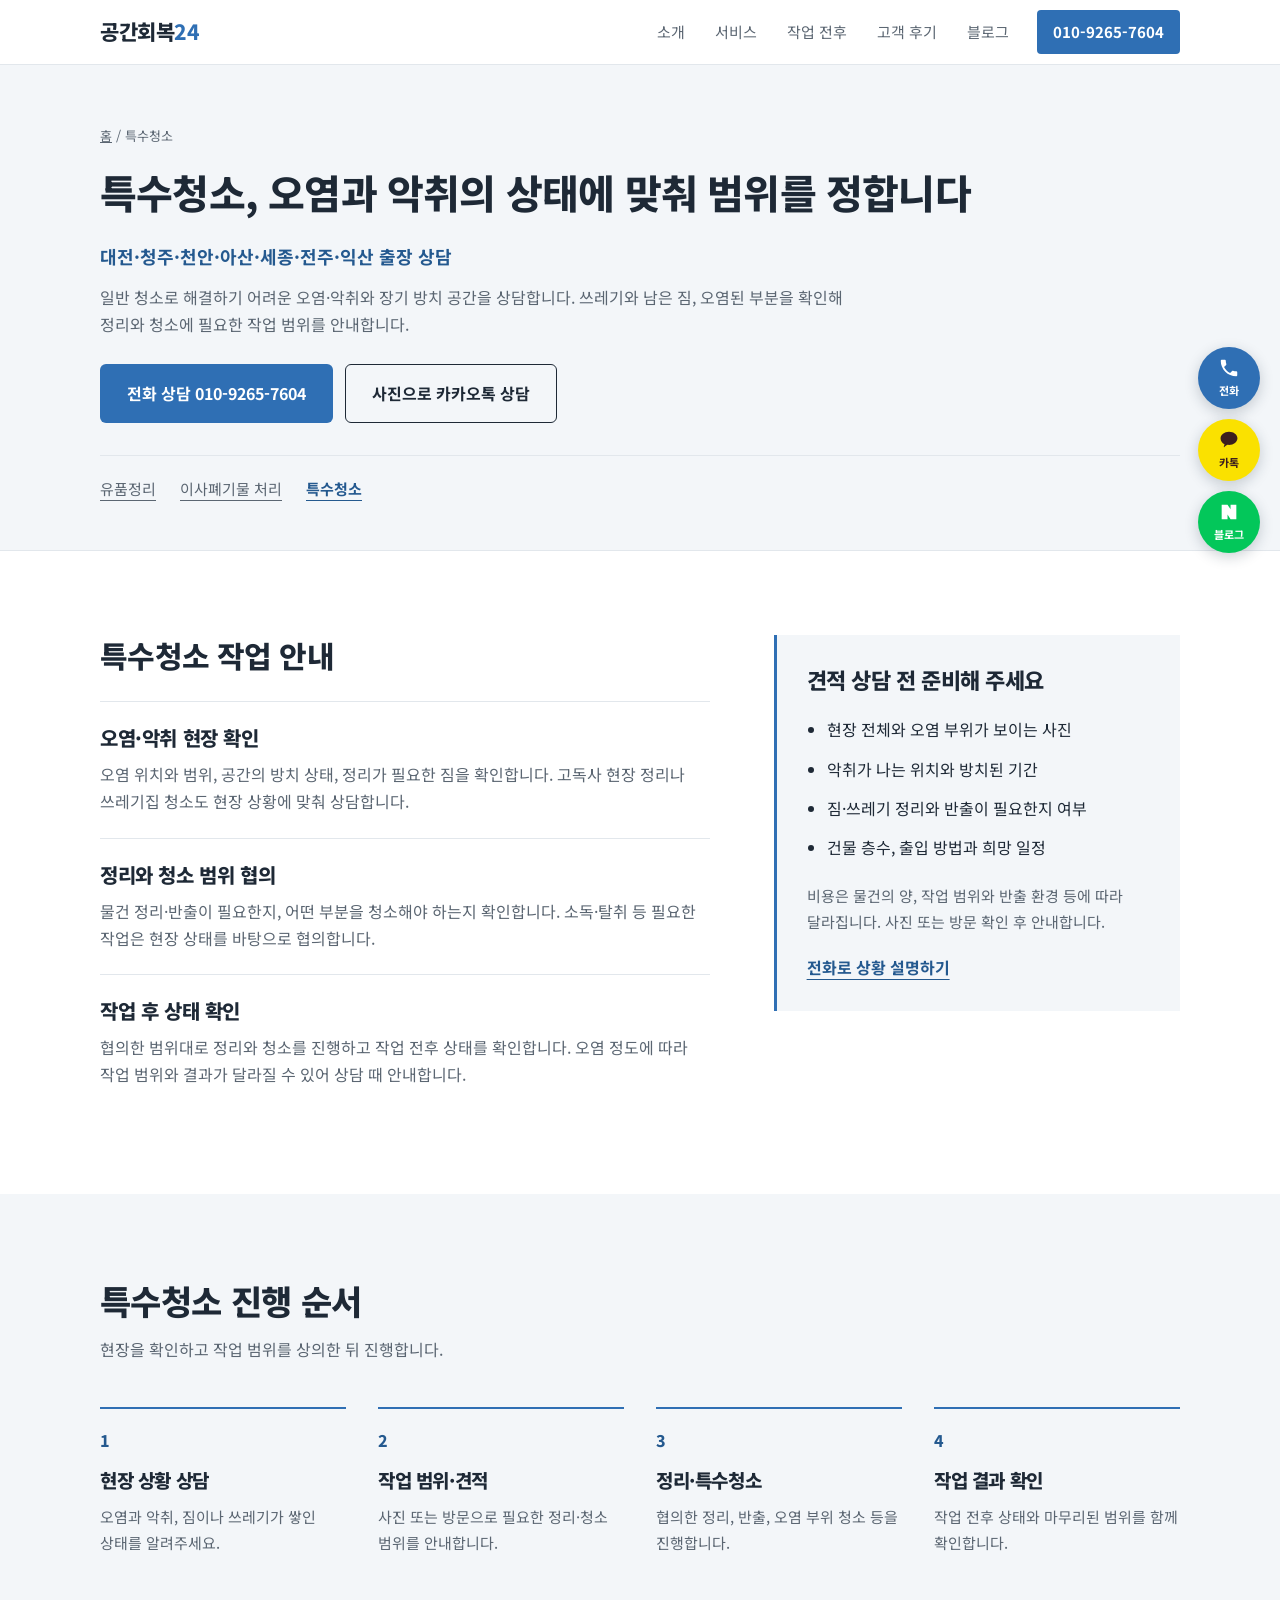
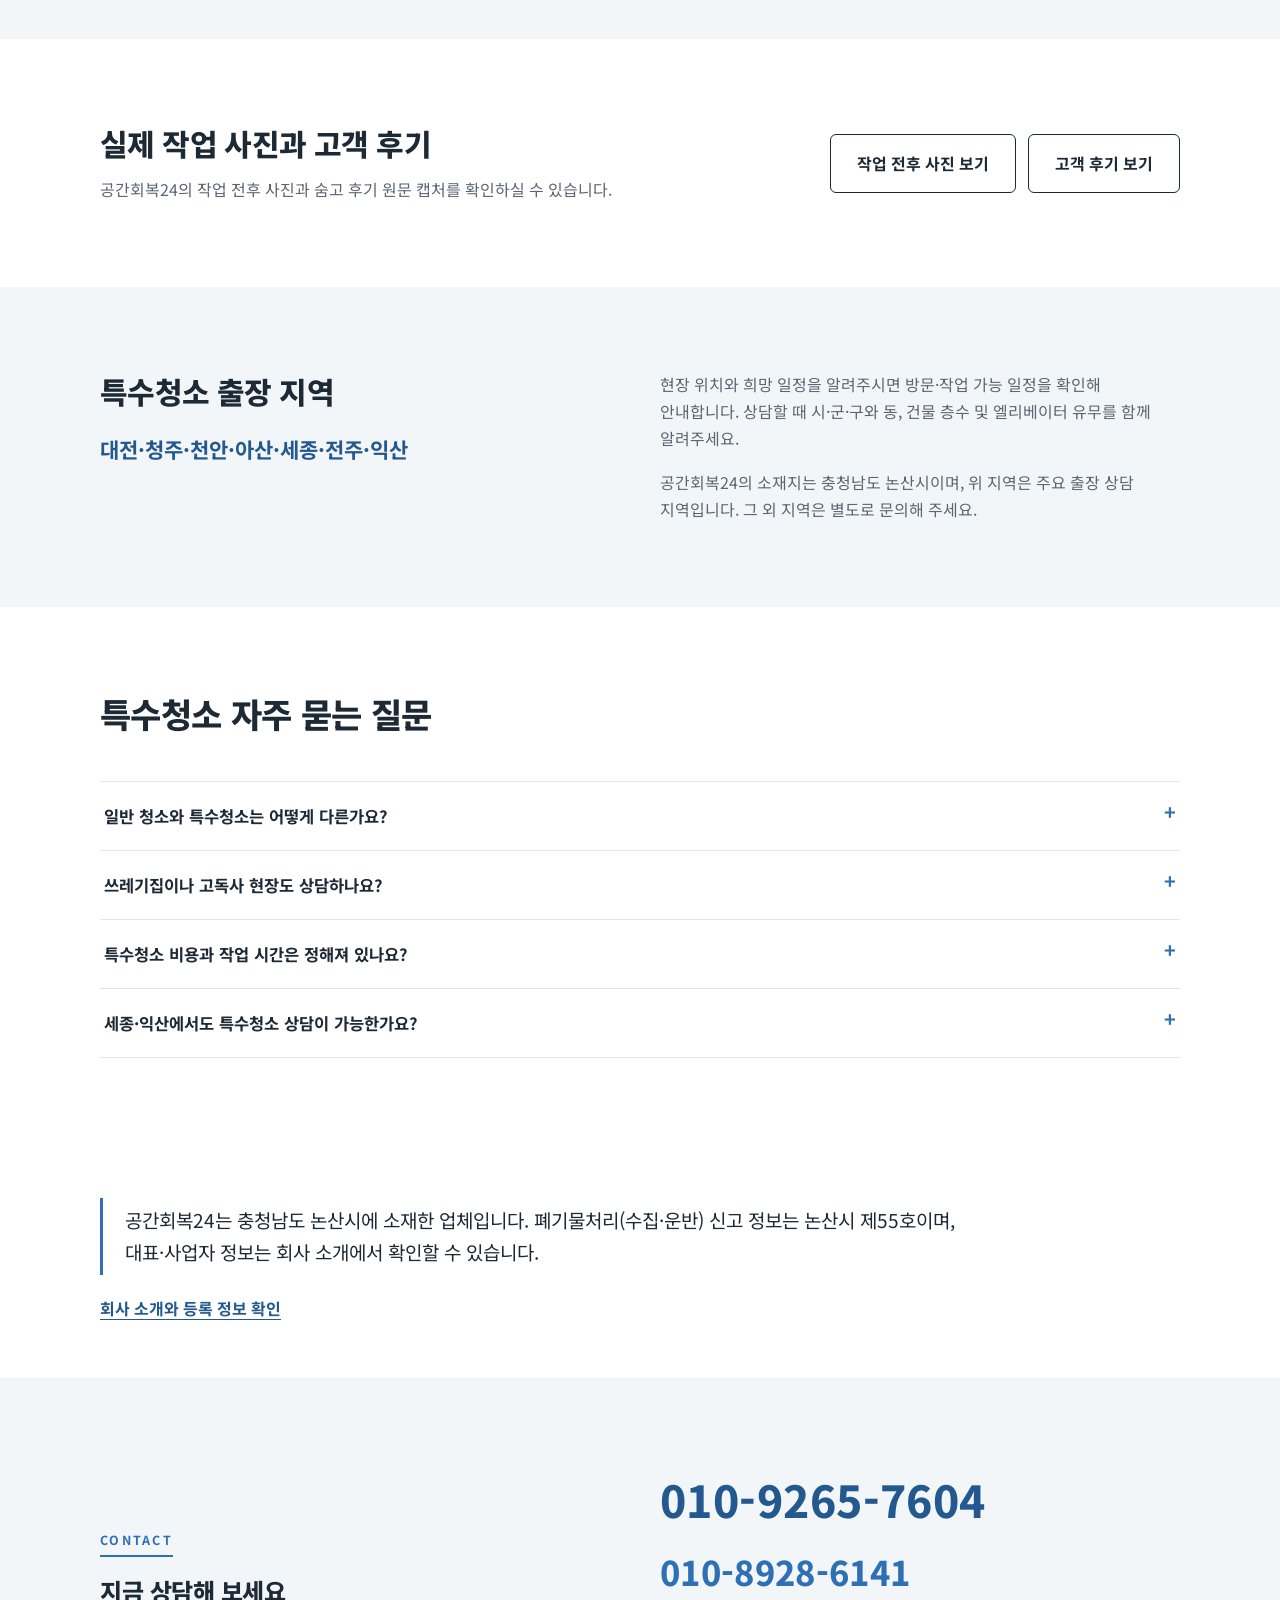
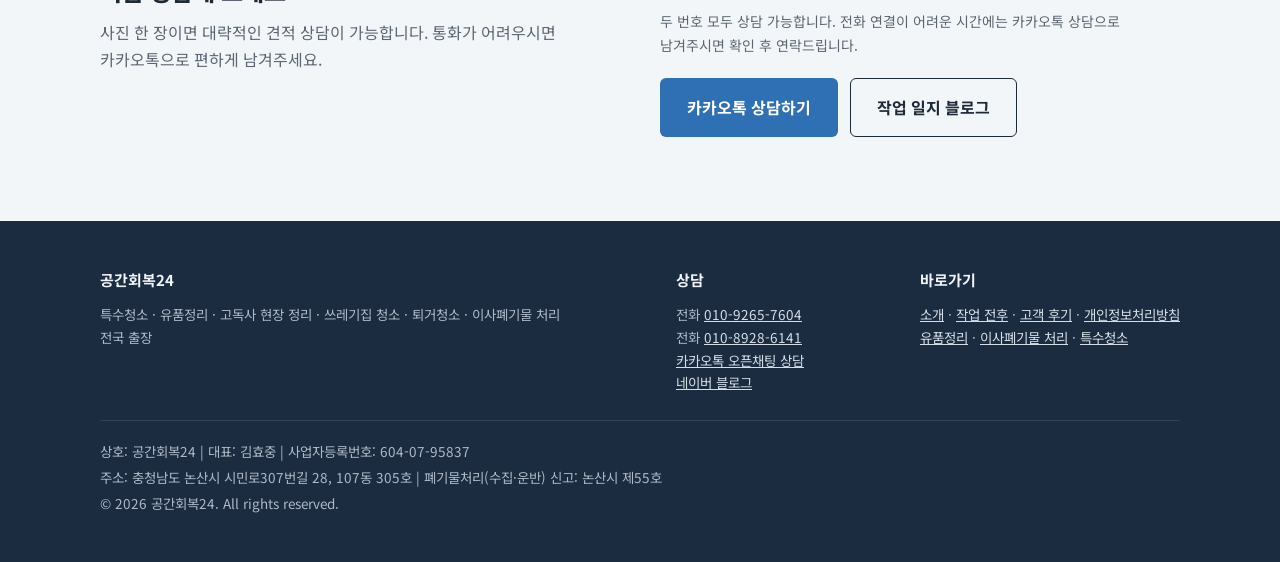
<file: special-cleaning.html>
<!DOCTYPE html>
<html lang="ko">
<head>
<meta charset="utf-8">
<meta name="viewport" content="width=device-width, initial-scale=1">
<title>특수청소 | 대전·청주·천안·아산·세종·전주·익산 출장 | 공간회복24</title>
<meta name="description" content="공간회복24 특수청소. 대전·청주·천안·아산·세종·전주·익산 출장 상담. 작업 범위, 진행 절차, 견적 준비사항을 확인하세요. 전화 010-9265-7604.">
<link rel="canonical" href="https://areaclean24.com/special-cleaning.html">
<meta property="og:type" content="website">
<meta property="og:title" content="특수청소 | 대전·청주·천안·아산·세종·전주·익산 출장 | 공간회복24">
<meta property="og:description" content="공간회복24 특수청소. 대전·청주·천안·아산·세종·전주·익산 출장 상담. 작업 범위, 진행 절차, 견적 준비사항을 확인하세요. 전화 010-9265-7604.">
<meta property="og:url" content="https://areaclean24.com/special-cleaning.html">
<meta property="og:image" content="https://areaclean24.com/assets/og-v5.jpg">
<meta property="og:image:width" content="1200">
<meta property="og:image:height" content="630">
<meta property="og:image:alt" content="공간회복24 특수청소·유품정리·이사폐기물 처리, 상담 010-9265-7604">
<meta name="twitter:card" content="summary_large_image">
<meta property="og:locale" content="ko_KR">
<link rel="icon" href="assets/favicon.svg" type="image/svg+xml">
<link rel="icon" href="assets/favicon-32.png" sizes="32x32" type="image/png">
<link rel="apple-touch-icon" href="assets/apple-touch-icon.png">
<link rel="preconnect" href="https://fonts.googleapis.com">
<link rel="preconnect" href="https://fonts.gstatic.com" crossorigin>
<link rel="stylesheet" href="https://fonts.googleapis.com/css2?family=Noto+Sans+KR:wght@400;500;700;800&display=swap">
<link rel="stylesheet" href="css/style.css?v=12">
<script type="application/ld+json">
{
  "@context": "https://schema.org",
  "@graph": [
    {
      "@type": "WebPage",
      "@id": "https://areaclean24.com/special-cleaning.html#webpage",
      "url": "https://areaclean24.com/special-cleaning.html",
      "name": "특수청소 | 대전·청주·천안·아산·세종·전주·익산 출장 | 공간회복24",
      "description": "공간회복24 특수청소. 대전·청주·천안·아산·세종·전주·익산 출장 상담. 작업 범위, 진행 절차, 견적 준비사항을 확인하세요. 전화 010-9265-7604.",
      "inLanguage": "ko",
      "isPartOf": {
        "@id": "https://areaclean24.com/#website"
      },
      "mainEntity": {
        "@id": "https://areaclean24.com/special-cleaning.html#service"
      }
    },
    {
      "@type": "Service",
      "@id": "https://areaclean24.com/special-cleaning.html#service",
      "name": "특수청소",
      "serviceType": "특수청소",
      "description": "일반 청소로 해결하기 어려운 오염·악취와 장기 방치 공간을 상담합니다. 쓰레기와 남은 짐, 오염된 부분을 확인해 정리와 청소에 필요한 작업 범위를 안내합니다.",
      "url": "https://areaclean24.com/special-cleaning.html",
      "provider": {
        "@type": "LocalBusiness",
        "@id": "https://areaclean24.com/#business",
        "name": "공간회복24",
        "telephone": "+82-10-9265-7604",
        "address": {
          "@type": "PostalAddress",
          "addressLocality": "논산시",
          "addressRegion": "충청남도",
          "addressCountry": "KR"
        }
      },
      "areaServed": [
        {
          "@type": "City",
          "name": "대전"
        },
        {
          "@type": "City",
          "name": "청주"
        },
        {
          "@type": "City",
          "name": "천안"
        },
        {
          "@type": "City",
          "name": "아산"
        },
        {
          "@type": "City",
          "name": "세종"
        },
        {
          "@type": "City",
          "name": "전주"
        },
        {
          "@type": "City",
          "name": "익산"
        }
      ]
    },
    {
      "@type": "BreadcrumbList",
      "itemListElement": [
        {
          "@type": "ListItem",
          "position": 1,
          "name": "홈",
          "item": "https://areaclean24.com/"
        },
        {
          "@type": "ListItem",
          "position": 2,
          "name": "특수청소",
          "item": "https://areaclean24.com/special-cleaning.html"
        }
      ]
    }
  ]
}
</script>
</head>
<body>
<a class="skip" href="#main">본문 바로가기</a>

<header class="site-head">
  <div class="wrap">
    <a class="logo" href="index.html" aria-label="공간회복24 홈">
      <strong>공간회복<em>24</em></strong>
    </a>
    <button class="menu-btn" aria-expanded="false" aria-controls="gnb">메뉴</button>
    <nav class="gnb" id="gnb" aria-label="주 메뉴">
      <a href="about.html">소개</a>
      <a href="index.html#services">서비스</a>
      <a href="gallery.html">작업 전후</a>
      <a href="reviews.html">고객 후기</a>
      <a href="https://blog.naver.com/limpidityclean" target="_blank" rel="noopener">블로그</a>
      <a class="call" href="tel:010-9265-7604">010-9265-7604</a>
    </nav>
  </div>
</header>

<main id="main">
<div class="page-head service-head">
  <div class="wrap">
    <p class="crumb"><a href="index.html">홈</a> / 특수청소</p>
    <h1>특수청소, 오염과 악취의 상태에 맞춰 범위를 정합니다</h1>
    <p class="service-regions">대전·청주·천안·아산·세종·전주·익산 출장 상담</p>
    <p>일반 청소로 해결하기 어려운 오염·악취와 장기 방치 공간을 상담합니다. 쓰레기와 남은 짐, 오염된 부분을 확인해 정리와 청소에 필요한 작업 범위를 안내합니다.</p>
    <div class="service-actions"><a class="btn btn-accent" href="tel:010-9265-7604">전화 상담 010-9265-7604</a><a class="btn btn-line" href="https://open.kakao.com/o/sWXW52Hi" target="_blank" rel="noopener">사진으로 카카오톡 상담</a></div>
    <nav class="service-links" aria-label="서비스 상세 안내"><a href="estate-cleanup.html">유품정리</a><a href="moving-waste.html">이사폐기물 처리</a><a href="special-cleaning.html" aria-current="page">특수청소</a></nav>
  </div>
</div>
<section>
  <div class="wrap service-detail-layout">
    <div><h2>특수청소 작업 안내</h2><div class="scope-list"><div class="scope-row"><h3>오염·악취 현장 확인</h3><p>오염 위치와 범위, 공간의 방치 상태, 정리가 필요한 짐을 확인합니다. 고독사 현장 정리나 쓰레기집 청소도 현장 상황에 맞춰 상담합니다.</p></div><div class="scope-row"><h3>정리와 청소 범위 협의</h3><p>물건 정리·반출이 필요한지, 어떤 부분을 청소해야 하는지 확인합니다. 소독·탈취 등 필요한 작업은 현장 상태를 바탕으로 협의합니다.</p></div><div class="scope-row"><h3>작업 후 상태 확인</h3><p>협의한 범위대로 정리와 청소를 진행하고 작업 전후 상태를 확인합니다. 오염 정도에 따라 작업 범위와 결과가 달라질 수 있어 상담 때 안내합니다.</p></div></div></div>
    <aside class="quote-guide" aria-labelledby="quote-guide-title"><h2 id="quote-guide-title">견적 상담 전 준비해 주세요</h2><ul><li>현장 전체와 오염 부위가 보이는 사진</li><li>악취가 나는 위치와 방치된 기간</li><li>짐·쓰레기 정리와 반출이 필요한지 여부</li><li>건물 층수, 출입 방법과 희망 일정</li></ul><p>비용은 물건의 양, 작업 범위와 반출 환경 등에 따라 달라집니다. 사진 또는 방문 확인 후 안내합니다.</p><a href="tel:010-9265-7604">전화로 상황 설명하기</a></aside>
  </div>
</section>
<section class="alt">
  <div class="wrap"><div class="sec-head"><h2>특수청소 진행 순서</h2><p>현장을 확인하고 작업 범위를 상의한 뒤 진행합니다.</p></div><ol class="service-process"><li><h3>현장 상황 상담</h3><p>오염과 악취, 짐이나 쓰레기가 쌓인 상태를 알려주세요.</p></li><li><h3>작업 범위·견적</h3><p>사진 또는 방문으로 필요한 정리·청소 범위를 안내합니다.</p></li><li><h3>정리·특수청소</h3><p>협의한 정리, 반출, 오염 부위 청소 등을 진행합니다.</p></li><li><h3>작업 결과 확인</h3><p>작업 전후 상태와 마무리된 범위를 함께 확인합니다.</p></li></ol></div>
</section>
<section>
  <div class="wrap evidence-row"><div><h2>실제 작업 사진과 고객 후기</h2><p>공간회복24의 작업 전후 사진과 숨고 후기 원문 캡처를 확인하실 수 있습니다.</p></div><div class="service-actions"><a class="btn btn-line" href="gallery.html">작업 전후 사진 보기</a><a class="btn btn-line" href="reviews.html">고객 후기 보기</a></div></div>
</section>
<section class="alt" id="service-area">
  <div class="wrap area-layout">
    <div><h2>특수청소 출장 지역</h2><p class="region-names">대전·청주·천안·아산·세종·전주·익산</p></div>
    <div><p>현장 위치와 희망 일정을 알려주시면 방문·작업 가능 일정을 확인해 안내합니다. 상담할 때 시·군·구와 동, 건물 층수 및 엘리베이터 유무를 함께 알려주세요.</p><p>공간회복24의 소재지는 충청남도 논산시이며, 위 지역은 주요 출장 상담 지역입니다. 그 외 지역은 별도로 문의해 주세요.</p></div>
  </div>
</section>
<section><div class="wrap"><div class="sec-head"><h2>특수청소 자주 묻는 질문</h2></div><div class="faq"><details><summary>일반 청소와 특수청소는 어떻게 다른가요?</summary><p class="a">특수청소는 일반 청소만으로 해결하기 어려운 오염·악취, 장기 방치 공간 등을 대상으로 현장을 확인해 작업 범위를 정합니다. 필요한 작업은 현장 상태에 따라 달라집니다.</p></details><details><summary>쓰레기집이나 고독사 현장도 상담하나요?</summary><p class="a">상담 가능합니다. 남은 짐과 쓰레기의 양, 오염·악취 상태를 알려주시면 정리와 청소에 필요한 범위를 확인해 안내합니다.</p></details><details><summary>특수청소 비용과 작업 시간은 정해져 있나요?</summary><p class="a">공간의 크기, 오염 정도, 짐의 양과 작업 범위에 따라 달라집니다. 현장 상태를 확인하기 전에는 일괄적인 가격이나 완료 시간을 약속하지 않습니다.</p></details><details><summary>세종·익산에서도 특수청소 상담이 가능한가요?</summary><p class="a">대전·청주·천안·아산·세종·전주·익산에서 특수청소 출장 상담을 받습니다. 현장 위치와 상태, 희망 일정을 알려주시면 가능 일정을 확인합니다.</p></details></div></div></section>
<section class="tight"><div class="wrap"><p class="answer">공간회복24는 충청남도 논산시에 소재한 업체입니다. 폐기물처리(수집·운반) 신고 정보는 논산시 제55호이며, 대표·사업자 정보는 회사 소개에서 확인할 수 있습니다.</p><p class="detail-link"><a href="about.html">회사 소개와 등록 정보 확인</a></p></div></section>

<section class="contact" id="contact">
  <div class="wrap contact-box">
    <div>
      <span class="label">CONTACT</span>
      <h2>지금 상담해 보세요</h2>
      <p style="margin-top:12px; color:var(--ink-soft); max-width:30em;">사진 한 장이면 대략적인 견적 상담이 가능합니다. 통화가 어려우시면 카카오톡으로 편하게 남겨주세요.</p>
    </div>
    <div>
      <a class="tel" href="tel:010-9265-7604">010-9265-7604</a>
      <a class="tel tel-sub" href="tel:010-8928-6141">010-8928-6141</a>
      <p class="contact-hours">두 번호 모두 상담 가능합니다. 전화 연결이 어려운 시간에는 카카오톡 상담으로 남겨주시면 확인 후 연락드립니다.</p>
      <div style="margin-top:20px; display:flex; gap:12px; flex-wrap:wrap;">
        <a class="btn btn-accent" href="https://open.kakao.com/o/sWXW52Hi" target="_blank" rel="noopener">카카오톡 상담하기</a>
        <a class="btn btn-line" href="https://blog.naver.com/limpidityclean" target="_blank" rel="noopener">작업 일지 블로그</a>
      </div>
    </div>
  </div>
</section>


</main>

<footer class="site-foot">
  <div class="wrap">
    <div class="cols">
      <div>
        <b>공간회복24</b>
        <p style="margin-top:10px;">특수청소 · 유품정리 · 고독사 현장 정리 · 쓰레기집 청소 · 퇴거청소 · 이사폐기물 처리<br>전국 출장</p>
      </div>
      <div>
        <b>상담</b>
        <p style="margin-top:10px;">전화 <a href="tel:010-9265-7604">010-9265-7604</a><br>
        전화 <a href="tel:010-8928-6141">010-8928-6141</a><br>
        <a href="https://open.kakao.com/o/sWXW52Hi" target="_blank" rel="noopener">카카오톡 오픈채팅 상담</a><br>
        <a href="https://blog.naver.com/limpidityclean" target="_blank" rel="noopener">네이버 블로그</a></p>
      </div>
      <div>
        <b>바로가기</b>
        <p style="margin-top:10px;"><a href="about.html">소개</a> · <a href="gallery.html">작업 전후</a> · <a href="reviews.html">고객 후기</a> · <a href="privacy.html">개인정보처리방침</a><br>
        <a href="estate-cleanup.html">유품정리</a> · <a href="moving-waste.html">이사폐기물 처리</a> · <a href="special-cleaning.html">특수청소</a></p>
      </div>
    </div>
    <div class="legal">
      상호: 공간회복24 | 대표: 김효중 | 사업자등록번호: 604-07-95837<br>
      주소: 충청남도 논산시 시민로307번길 28, 107동 305호 | 폐기물처리(수집·운반) 신고: 논산시 제55호<br>
      © 2026 공간회복24. All rights reserved.
    </div>
  </div>
</footer>

<nav class="side-cta" aria-label="빠른 상담 바로가기">
  <a class="s-tel" href="tel:010-9265-7604" aria-label="전화 상담 010-9265-7604">
    <svg viewBox="0 0 24 24" fill="currentColor" aria-hidden="true"><path d="M6.6 10.8c1.4 2.8 3.8 5.1 6.6 6.6l2.2-2.2c.3-.3.7-.4 1-.2 1.1.4 2.4.6 3.6.6.6 0 1 .4 1 1V20c0 .6-.4 1-1 1-9.4 0-17-7.6-17-17 0-.6.4-1 1-1h3.5c.6 0 1 .4 1 1 0 1.3.2 2.5.6 3.6.1.3 0 .7-.2 1l-2.3 2.2z"/></svg>
    전화
  </a>
  <a class="s-kakao" href="https://open.kakao.com/o/sWXW52Hi" target="_blank" rel="noopener" aria-label="카카오톡 상담 (새 창)">
    <svg viewBox="0 0 24 24" fill="currentColor" aria-hidden="true"><path d="M12 3C6.9 3 2.8 6.3 2.8 10.3c0 2.6 1.7 4.9 4.3 6.2-.2.7-.7 2.5-.8 2.9-.1.5.2.5.4.4.2-.1 2.6-1.8 3.6-2.5.6.1 1.1.1 1.7.1 5.1 0 9.2-3.3 9.2-7.3S17.1 3 12 3z"/></svg>
    카톡
  </a>
  <a class="s-blog" href="https://blog.naver.com/limpidityclean" target="_blank" rel="noopener" aria-label="네이버 블로그 (새 창)">
    <svg viewBox="0 0 24 24" fill="currentColor" aria-hidden="true"><path d="M4 4h6.4l3.3 5.1V4H20v16h-6.3l-3.3-5.2V20H4V4z"/></svg>
    블로그
  </a>
</nav>

<nav class="sticky-cta" aria-label="빠른 상담">
  <a class="t" href="tel:010-9265-7604">전화 상담</a>
  <a class="k" href="https://open.kakao.com/o/sWXW52Hi" target="_blank" rel="noopener">카톡 상담</a>
</nav>

<script src="js/main.js?v=11" defer></script>
<script src="js/clickguard.js?v=2" defer></script>
</body>
</html>
</file>
<file: css/style.css>
/* 공간회복24 - 사이트 공통 스타일
   컨셉: 밝고 깨끗한 신뢰. 화이트 바탕 + 네이비 텍스트 + 차분한 블루 포인트, 고딕 서체. */

:root {
  --ink: #1e2936;
  --ink-soft: #5b6672;
  --paper: #ffffff;
  --alt: #f3f6f9;
  --line: #e2e7ec;
  --accent: #2f6fb4;
  --accent-deep: #24598f;
  --navy: #1b2c40;
  --white: #ffffff;
  --max: 1120px;
}

* { box-sizing: border-box; margin: 0; padding: 0; }

html { scroll-behavior: smooth; }
@media (prefers-reduced-motion: reduce) {
  html { scroll-behavior: auto; }
  *, *::before, *::after { animation: none !important; transition: none !important; }
  .marquee { overflow-x: auto; }
}

body {
  font-family: "Noto Sans KR", "Apple SD Gothic Neo", "Malgun Gothic", sans-serif;
  color: var(--ink);
  background: var(--paper);
  line-height: 1.7;
  font-size: 16px;
  word-break: keep-all;
}

h1, h2, h3 { font-weight: 800; line-height: 1.35; letter-spacing: -0.02em; }

img { max-width: 100%; height: auto; display: block; }

a { color: inherit; }

.wrap { max-width: var(--max); margin: 0 auto; padding: 0 20px; }

.label {
  display: inline-block;
  font-size: 12.5px;
  font-weight: 700;
  letter-spacing: .18em;
  color: var(--accent);
  border-bottom: 2px solid var(--accent);
  padding-bottom: 4px;
  margin-bottom: 18px;
}

/* ---------- 헤더 ---------- */
.site-head {
  position: sticky; top: 0; z-index: 50;
  background: var(--paper);
  border-bottom: 1px solid var(--line);
}
.site-head .wrap {
  display: flex; align-items: center; justify-content: space-between;
  height: 64px;
}
.logo { display: flex; align-items: baseline; text-decoration: none; }
.logo strong {
  font-size: 21px; letter-spacing: -0.02em; font-weight: 800;
}
.logo strong em { font-style: normal; color: var(--accent); }

.gnb { display: flex; gap: 26px; align-items: center; }
.gnb a {
  text-decoration: none; font-size: 15px; color: var(--ink-soft);
  padding: 6px 2px;
}
.gnb a:hover, .gnb a[aria-current="page"] { color: var(--ink); box-shadow: 0 2px 0 var(--accent); }
.gnb .call {
  color: var(--white); background: var(--accent);
  padding: 9px 16px; font-weight: 700; box-shadow: none; border-radius: 4px;
}
.gnb .call:hover { background: var(--accent-deep); color: var(--white); }

.menu-btn {
  display: none; background: none; border: 1px solid var(--line);
  padding: 8px 10px; font-size: 14px; cursor: pointer; color: var(--ink); border-radius: 4px;
}

@media (max-width: 860px) {
  .menu-btn { display: block; }
  .gnb {
    display: none;
    position: absolute; left: 0; right: 0; top: 64px;
    background: var(--paper); border-bottom: 1px solid var(--line);
    flex-direction: column; align-items: stretch; gap: 0; padding: 8px 20px 16px;
  }
  .gnb.open { display: flex; }
  .gnb a { padding: 12px 4px; border-bottom: 1px solid var(--line); }
  .gnb a:last-child { border-bottom: 0; }
  .gnb .call { margin-top: 10px; text-align: center; }
}

/* ---------- 히어로 ---------- */
.hero { position: relative; background: #46505a; color: var(--white); overflow: hidden; }
.hero video, .hero .hero-img {
  position: absolute; inset: 0; width: 100%; height: 100%; object-fit: cover; opacity: .5;
}
.hero .hero-inner {
  position: relative; z-index: 1;
  padding: 100px 20px 84px;
}
.hero h1 {
  font-size: clamp(30px, 5vw, 50px);
  color: var(--white);
  max-width: 21em;
  text-shadow: 0 2px 18px rgba(0,0,0,.35);
}
.hero h1 em { font-style: normal; color: #a9d1ff; }
.hero .sub {
  margin-top: 22px; font-size: clamp(15px, 2vw, 18px);
  color: #eef2f6; max-width: 34em; text-shadow: 0 1px 12px rgba(0,0,0,.4);
}
.hero .cta-row { margin-top: 36px; display: flex; gap: 12px; flex-wrap: wrap; }
.hero .note { margin-top: 26px; font-size: 12px; color: #cdd4db; }

.btn {
  display: inline-block; text-decoration: none; font-weight: 700;
  padding: 15px 26px; font-size: 16px; border: 1px solid transparent; border-radius: 6px;
}
.btn-accent { background: var(--accent); color: var(--white); }
.btn-accent:hover { background: var(--accent-deep); }
.btn-ghost { border-color: rgba(255,255,255,.75); color: var(--white); background: rgba(0,0,0,.15); }
.btn-ghost:hover { border-color: var(--white); background: rgba(0,0,0,.3); }
.btn-line { border-color: var(--ink); color: var(--ink); }
.btn-line:hover { background: var(--ink); color: var(--white); }

/* ---------- 섹션 공통 ---------- */
section { padding: 84px 0; }
section.tight { padding: 56px 0; }
.sec-head { margin-bottom: 44px; }
.sec-head h2 { font-size: clamp(24px, 3.4vw, 34px); }
.sec-head p { margin-top: 12px; color: var(--ink-soft); max-width: 40em; }
.num { font-weight: 700; color: var(--accent); font-size: 14px; letter-spacing: .08em; }

.alt { background: var(--alt); }

/* ---------- 요약(핵심 답변) ---------- */
.answer {
  border-left: 3px solid var(--accent);
  padding: 6px 0 6px 22px;
  font-size: clamp(16px, 2.2vw, 19px);
  max-width: 46em;
}

/* ---------- 서비스 ---------- */
.svc-list { display: grid; grid-template-columns: repeat(2, 1fr); border-top: 1px solid var(--line); }
.svc {
  border-bottom: 1px solid var(--line);
  padding: 30px 26px 32px;
  background: var(--paper);
}
.svc:nth-child(odd) { border-right: 1px solid var(--line); }
.svc h3 { font-size: 20px; display: flex; gap: 14px; align-items: baseline; }
.svc p { margin-top: 10px; color: var(--ink-soft); font-size: 15px; }
@media (max-width: 720px) {
  .svc-list { grid-template-columns: 1fr; }
  .svc:nth-child(odd) { border-right: 0; }
}

/* ---------- 절차 ---------- */
.steps { display: grid; grid-template-columns: repeat(4, 1fr); gap: 26px; }
.step { border-top: 2px solid var(--accent); padding-top: 16px; }
.step b { font-size: 18px; display: block; }
.step .num { display: block; margin-bottom: 8px; }
.step p { margin-top: 8px; font-size: 14.5px; color: var(--ink-soft); }
@media (max-width: 860px) { .steps { grid-template-columns: repeat(2, 1fr); } }
@media (max-width: 480px) { .steps { grid-template-columns: 1fr; } }

/* ---------- 인물 / 약속 ---------- */
.people-grid { display: grid; grid-template-columns: .9fr 1.1fr; gap: 52px; align-items: center; }
@media (max-width: 860px) { .people-grid { grid-template-columns: 1fr; } }
.people-grid figure { position: relative; }
.people-grid figure img { border-radius: 8px; border: 1px solid var(--line); }
.people-grid figcaption { font-size: 12px; color: var(--ink-soft); margin-top: 8px; }
.promise { margin-top: 18px; display: grid; gap: 14px; }
.promise li { list-style: none; padding-left: 26px; position: relative; color: var(--ink-soft); }
.promise li::before {
  content: ""; position: absolute; left: 2px; top: 9px;
  width: 10px; height: 10px; background: var(--accent); border-radius: 2px;
}
.promise li strong { color: var(--ink); }

/* ---------- 신뢰 / 등록정보 ---------- */
.trust-grid { display: grid; grid-template-columns: 420px 1fr; gap: 48px; align-items: start; }
@media (max-width: 860px) { .trust-grid { grid-template-columns: 1fr; } }
.fact-table { width: 100%; border-collapse: collapse; font-size: 15px; }
.fact-table th, .fact-table td { text-align: left; padding: 12px 4px; border-bottom: 1px solid var(--line); vertical-align: top; }
.fact-table th { width: 9em; font-weight: 700; color: var(--ink-soft); }
.doc-frame { border: 1px solid var(--line); background: var(--paper); padding: 10px; border-radius: 6px; }
.doc-frame figcaption { font-size: 13px; color: var(--ink-soft); padding: 10px 4px 2px; }

/* ---------- 전후 비교 슬라이더 ---------- */
.ba-grid { display: grid; grid-template-columns: repeat(2, 1fr); gap: 26px; }
@media (max-width: 720px) { .ba-grid { grid-template-columns: 1fr; } }
.ba-item h3 { font-size: 17px; margin-bottom: 10px; display: flex; align-items: baseline; gap: 10px; }
.bas {
  position: relative; overflow: hidden; border-radius: 6px;
  border: 1px solid var(--line); background: #dfe4e9;
  --p: 50%;
  aspect-ratio: 4 / 3;
  touch-action: none;
  cursor: grab;
  user-select: none;
}
.bas.dragging { cursor: grabbing; }
.bas > img, .bas .bas-top img {
  position: absolute; inset: 0; width: 100%; height: 100%; object-fit: cover;
}
.bas .bas-top {
  position: absolute; inset: 0;
  clip-path: inset(0 calc(100% - var(--p)) 0 0);
}
.bas .bas-line {
  position: absolute; top: 0; bottom: 0; left: var(--p); width: 2px;
  background: #fff; box-shadow: 0 0 8px rgba(0,0,0,.45);
  transform: translateX(-1px); pointer-events: none;
}
.bas .bas-knob {
  position: absolute; top: 50%; left: 1px; transform: translate(-50%, -50%);
  width: 44px; height: 44px; border-radius: 50%;
  background: #fff; color: var(--ink);
  display: flex; align-items: center; justify-content: center;
  font-size: 15px; font-weight: 700; letter-spacing: -2px;
  box-shadow: 0 2px 12px rgba(0,0,0,.35);
}
.bas .bas-hint {
  position: absolute; left: 50%; bottom: 12px; transform: translateX(-50%);
  z-index: 3; font-size: 12.5px; color: #fff;
  background: rgba(20,28,38,.66); padding: 5px 12px; border-radius: 20px;
  pointer-events: none; transition: opacity .25s;
}
.bas.touched .bas-hint { opacity: 0; }
.bas .bas-tag {
  position: absolute; top: 12px; z-index: 2;
  font-size: 12.5px; font-weight: 700; color: #fff;
  background: rgba(20,28,38,.62); padding: 3px 10px; border-radius: 4px;
  pointer-events: none;
}
.bas .bas-tag-b { left: 12px; }
.bas .bas-tag-a { right: 12px; }
.bas input[type="range"] {
  position: absolute; left: 0; right: 0; bottom: 0; width: 100%; height: 44px;
  opacity: 0; margin: 0; cursor: grab;
}
.ba-note { margin-top: 26px; font-size: 13.5px; color: var(--ink-soft); }

/* ---------- 후기 마퀴(가로 흐름) ---------- */
.marquee {
  overflow: hidden; position: relative;
  padding: 6px 0;
}
.marquee-track {
  display: flex; gap: 18px; width: max-content;
  animation: marquee-scroll 80s linear infinite;
}
.marquee:hover .marquee-track { animation-play-state: paused; }
.marquee img {
  width: 280px; height: auto;
  border: 1px solid var(--line); border-radius: 8px;
  background: var(--paper);
  box-shadow: 0 2px 10px rgba(30,41,54,.06);
}
@keyframes marquee-scroll {
  to { transform: translateX(-50%); }
}
.marquee-note { margin-top: 18px; font-size: 13.5px; color: var(--ink-soft); }

/* 숨고 브랜드 포인트 */
:root { --soomgo: #7c4dff; --soomgo-soft: #f3efff; }
.soomgo-band { background: var(--soomgo-soft); }
.soomgo-badge {
  display: inline-flex; align-items: center; gap: 8px;
  background: var(--soomgo); color: #fff;
  font-size: 13px; font-weight: 700; letter-spacing: -0.01em;
  padding: 7px 14px; border-radius: 20px;
}
.soomgo-badge .dot { width: 7px; height: 7px; border-radius: 50%; background: #fff; }
.marquee img { border-color: #e4dbff; }
.rv-card.soomgo { border-top: 3px solid var(--soomgo); }
.rv-card.soomgo .rv-src { color: var(--soomgo); font-weight: 700; }

/* ---------- 후기 카드 ---------- */
.rv-grid { display: grid; grid-template-columns: repeat(3, 1fr); gap: 22px; }
@media (max-width: 960px) { .rv-grid { grid-template-columns: repeat(2, 1fr); } }
@media (max-width: 640px) { .rv-grid { grid-template-columns: 1fr; } }
.rv-card {
  background: var(--paper); border: 1px solid var(--line); border-radius: 8px;
  padding: 26px 24px; display: flex; flex-direction: column; gap: 14px;
}
.rv-meta { display: flex; justify-content: space-between; gap: 10px; font-size: 13px; color: var(--ink-soft); }
.rv-cat { font-weight: 700; color: var(--ink); font-size: 14px; }
.rv-stars { color: #e8a93c; letter-spacing: 2px; font-size: 13px; }
.rv-body { font-size: 15px; flex: 1; }
.rv-src { font-size: 12.5px; color: var(--ink-soft); border-top: 1px solid var(--line); padding-top: 12px; }

/* ---------- FAQ ---------- */
.faq { border-top: 1px solid var(--line); }
.faq details { border-bottom: 1px solid var(--line); }
.faq summary {
  cursor: pointer; list-style: none; padding: 20px 4px;
  font-weight: 700; font-size: 16.5px; display: flex; justify-content: space-between; gap: 16px;
}
.faq summary::-webkit-details-marker { display: none; }
.faq summary::after { content: "+"; color: var(--accent); font-size: 20px; line-height: 1; }
.faq details[open] summary::after { content: "−"; }
.faq .a { padding: 0 4px 22px; color: var(--ink-soft); max-width: 46em; }

/* ---------- 컨택트 ---------- */
.contact { background: var(--alt); }
.contact-box { display: grid; grid-template-columns: 1fr 1fr; gap: 40px; align-items: center; }
@media (max-width: 800px) { .contact-box { grid-template-columns: 1fr; } }
.contact-box .tel {
  font-size: clamp(30px, 5vw, 44px); font-weight: 800;
  color: var(--accent-deep); text-decoration: none; letter-spacing: .01em;
}
.contact-box .tel:hover { color: var(--accent); }
.contact-hours { margin-top: 10px; font-size: 14px; color: var(--ink-soft); }

/* ---------- 푸터 ---------- */
.site-foot { background: var(--navy); color: #aeb9c6; font-size: 13.5px; padding: 46px 0 110px; }
.site-foot .cols { display: flex; flex-wrap: wrap; gap: 34px; justify-content: space-between; }
.site-foot b { color: #f0f4f8; font-size: 15px; }
.site-foot a { color: #d5dde6; }
.site-foot .legal { margin-top: 26px; border-top: 1px solid #31425a; padding-top: 18px; line-height: 1.9; }

/* ---------- 모바일 하단 고정 CTA ---------- */
.sticky-cta {
  position: fixed; left: 0; right: 0; bottom: 0; z-index: 60;
  display: grid; grid-template-columns: 1fr 1fr; box-shadow: 0 -4px 16px rgba(0,0,0,.14);
}
.sticky-cta a {
  text-align: center; padding: 15px 8px; font-weight: 800; font-size: 16px; text-decoration: none;
}
.sticky-cta .t { background: var(--accent); color: var(--white); }
.sticky-cta .k { background: #fae100; color: #3c1e1e; }
@media (min-width: 861px) { .sticky-cta { display: none; } .site-foot { padding-bottom: 46px; } }

/* ---------- 서브페이지 헤더 ---------- */
.page-head { background: var(--alt); border-bottom: 1px solid var(--line); padding: 64px 0 52px; }
.page-head h1 { font-size: clamp(28px, 4vw, 40px); }
.page-head p { margin-top: 12px; color: var(--ink-soft); max-width: 42em; }
.crumb { font-size: 13px; color: var(--ink-soft); margin-bottom: 18px; }
.crumb a { color: var(--ink-soft); }

/* 접근성: 포커스 표시 */
a:focus-visible, button:focus-visible, summary:focus-visible, input:focus-visible {
  outline: 3px solid var(--accent); outline-offset: 2px;
}
.bas:has(input:focus-visible) { outline: 3px solid var(--accent); outline-offset: 2px; }
.skip {
  position: absolute; left: -9999px; top: 0; background: var(--ink); color: var(--white);
  padding: 10px 16px; z-index: 100;
}
.skip:focus { left: 0; }


/* ---------- 숫자 카운터 ---------- */
.stats { display: grid; grid-template-columns: repeat(3, 1fr); gap: 20px; }
@media (max-width: 640px) { .stats { grid-template-columns: 1fr; } }
.stat {
  background: var(--paper); border: 1px solid var(--line); border-radius: 10px;
  padding: 28px 22px; text-align: center;
}
.stat .v {
  font-size: clamp(30px, 4.4vw, 44px); font-weight: 800;
  color: var(--accent-deep); line-height: 1.1;
  font-variant-numeric: tabular-nums;
}
.stat .v .u { font-size: .5em; margin-left: 3px; color: var(--ink-soft); font-weight: 700; }
.stat .k { margin-top: 10px; font-size: 14.5px; color: var(--ink-soft); }
.stat .ex {
  display: inline-block; margin-top: 8px; font-size: 11.5px; font-weight: 700;
  color: #8a5a00; background: #fff3d6; border: 1px solid #f0dca8;
  padding: 2px 8px; border-radius: 4px;
}
.stats-note { margin-top: 20px; font-size: 13px; color: var(--ink-soft); }

/* ---------- PC 우측 플로팅 버튼 ---------- */
.side-cta {
  position: fixed; right: 20px; top: 50%; transform: translateY(-50%);
  z-index: 55; display: none; flex-direction: column; gap: 10px;
}
@media (min-width: 861px) { .side-cta { display: flex; } }
.side-cta a {
  width: 62px; height: 62px; border-radius: 50%;
  display: flex; flex-direction: column; align-items: center; justify-content: center;
  gap: 2px; text-decoration: none; font-size: 11px; font-weight: 700;
  box-shadow: 0 4px 14px rgba(27,44,64,.22);
  transition: transform .15s;
}
.side-cta a:hover { transform: translateY(-2px); }
.side-cta a svg { width: 22px; height: 22px; display: block; }
.side-cta .s-kakao { background: #fae100; color: #3c1e1e; }
.side-cta .s-blog { background: #03c75a; color: #fff; }
.side-cta .s-tel { background: var(--accent); color: #fff; }

/* ---------- 스크롤 등장 애니메이션 ---------- */
[data-reveal] {
  opacity: 0;
  transform: translateY(18px);
  transition: opacity .6s ease, transform .6s ease;
  transition-delay: var(--d, 0s);
}
[data-reveal].shown { opacity: 1; transform: none; }
@media (prefers-reduced-motion: reduce) {
  [data-reveal] { opacity: 1; transform: none; }
}

/* ---------- 강점 카드 (WHY US) ---------- */
.why-grid { display: grid; grid-template-columns: repeat(3, 1fr); gap: 22px; }
@media (max-width: 900px) { .why-grid { grid-template-columns: repeat(2, 1fr); } }
@media (max-width: 560px) { .why-grid { grid-template-columns: 1fr; } }
.why {
  background: var(--paper); border: 1px solid var(--line); border-radius: 12px;
  padding: 30px 26px 32px;
  transition: transform .25s ease, box-shadow .25s ease, border-color .25s ease;
}
.why:hover { transform: translateY(-4px); box-shadow: 0 12px 28px rgba(30,41,54,.10); border-color: #c9dcef; }
.why .ico {
  width: 50px; height: 50px; border-radius: 12px;
  background: #e8f1fa; color: var(--accent);
  display: flex; align-items: center; justify-content: center;
  margin-bottom: 18px;
}
.why .ico svg { width: 26px; height: 26px; }
.why h3 { font-size: 18px; }
.why p { margin-top: 10px; font-size: 14.5px; color: var(--ink-soft); }

/* ---------- 서비스 이미지 카드 ---------- */
.svc-cards { display: grid; grid-template-columns: repeat(3, 1fr); gap: 22px; }
@media (max-width: 900px) { .svc-cards { grid-template-columns: repeat(2, 1fr); } }
@media (max-width: 560px) { .svc-cards { grid-template-columns: 1fr; } }
.svc-card {
  position: relative; overflow: hidden; border-radius: 12px;
  border: 1px solid var(--line); background: var(--navy);
  aspect-ratio: 4 / 3;
  transition: transform .3s ease, box-shadow .3s ease;
}
.svc-card:hover, .svc-card:focus-within { transform: translateY(-4px); box-shadow: 0 14px 30px rgba(30,41,54,.16); }
.svc-card img {
  position: absolute; inset: 0; width: 100%; height: 100%; object-fit: cover;
  transition: transform .5s ease, filter .3s ease;
}
.svc-card:hover img, .svc-card:focus-within img { transform: scale(1.06); }
.svc-card .veil {
  position: absolute; inset: 0;
  background: linear-gradient(to top, rgba(15,24,36,.82) 0%, rgba(15,24,36,.38) 50%, rgba(15,24,36,.06) 100%);
  transition: background .3s ease;
}
.svc-card:hover .veil, .svc-card:focus-within .veil { background: rgba(15,24,36,.8); }
.svc-card .body {
  position: absolute; inset: auto 0 0 0; padding: 22px 22px 24px; color: #fff;
}
.svc-card .n { font-size: 12.5px; font-weight: 700; letter-spacing: .12em; color: #a9d1ff; }
.svc-card h3 { font-size: 20px; margin-top: 6px; color: #fff; }
.svc-card p {
  font-size: 14.5px; color: #dbe4ee; margin-top: 10px;
}
/* 마우스가 있는 환경에서만 설명을 접었다가 펼친다. 터치 기기에서는 항상 보인다. */
@media (hover: hover) and (pointer: fine) {
  .svc-card p {
    max-height: 0; opacity: 0; margin-top: 0;
    overflow: hidden;
    transition: max-height .35s ease, opacity .3s ease, margin-top .35s ease;
  }
  .svc-card:hover p, .svc-card:focus-within p { max-height: 9em; opacity: 1; margin-top: 10px; }
}
@media (prefers-reduced-motion: reduce) {
  .svc-card p { max-height: none !important; opacity: 1 !important; margin-top: 10px !important; }
}
.svc-card a.cover {
  position: absolute; inset: 0; z-index: 2;
  text-indent: -9999px; overflow: hidden;
}

/* ---------- 진행 절차 (연결선 + 등장) ---------- */
.steps { position: relative; }
.step { position: relative; }
.step .badge {
  width: 42px; height: 42px; border-radius: 50%;
  background: var(--accent); color: #fff;
  display: flex; align-items: center; justify-content: center;
  font-weight: 800; font-size: 17px; margin-bottom: 14px;
  box-shadow: 0 0 0 6px #e8f1fa;
}
.step-line {
  position: absolute; top: 21px; left: 0; right: 0; height: 2px;
  background: var(--line); z-index: -1;
}
.step-line span {
  display: block; height: 100%; width: 0; background: var(--accent);
  transition: width 1.6s ease .2s;
}
.step-line.run span { width: 100%; }
@media (max-width: 860px) { .step-line { display: none; } }

/* 절차 섹션에서는 기존 상단 보더 대신 뱃지를 쓴다 */
.steps.flow .step { border-top: 0; padding-top: 0; }

/* ---------- 폐기물처리 신고 확인 카드 ---------- */
.permit-card {
  background: linear-gradient(160deg, #f7fafd 0%, #eef4fa 100%);
  border: 1px solid #cfe0f0;
  border-radius: 14px;
  padding: 34px 30px 30px;
  text-align: center;
  position: relative;
}
.permit-card .seal {
  width: 82px; height: 82px; margin: 0 auto 18px;
  border-radius: 50%;
  background: var(--accent);
  color: #fff;
  display: flex; align-items: center; justify-content: center;
  box-shadow: 0 0 0 8px rgba(47,111,180,.12);
}
.permit-card .seal svg { width: 42px; height: 42px; }
.permit-card .t {
  font-size: 19px; font-weight: 800; line-height: 1.4;
}
.permit-card .no {
  display: inline-block; margin-top: 12px;
  font-size: 15px; font-weight: 700; color: var(--accent-deep);
  background: #fff; border: 1px solid #cfe0f0; border-radius: 20px;
  padding: 7px 18px;
}
.permit-card dl {
  margin-top: 24px; border-top: 1px solid #d9e6f2;
  text-align: left; font-size: 14.5px;
}
.permit-card dl div {
  display: flex; gap: 14px; padding: 11px 2px;
  border-bottom: 1px solid #e5eef6;
}
.permit-card dt { width: 6.5em; flex: none; color: var(--ink-soft); font-weight: 700; }
.permit-card dd { color: var(--ink); }
.permit-card .note {
  margin-top: 18px; font-size: 12.5px; color: var(--ink-soft); line-height: 1.6;
}

/* 상담 영역 보조 전화번호 */
.contact-box .tel { display: block; }
.contact-box .tel-sub { margin-top: 6px; font-size: clamp(24px, 3.6vw, 34px); color: var(--accent); }

/* ---------- 고객 후기 작성 폼 ---------- */
.rv-form {
  background: var(--paper); border: 1px solid var(--line); border-radius: 12px;
  padding: 32px 30px 30px; max-width: 720px;
}
.rv-row { margin-bottom: 22px; }
.rv-row > label, .rv-legend {
  display: block; font-weight: 700; font-size: 15px; margin-bottom: 8px;
}
.rv-row .hint { font-weight: 400; color: var(--ink-soft); font-size: 13.5px; }
.rv-form input[type="text"], .rv-form select, .rv-form textarea {
  width: 100%; font: inherit; color: var(--ink);
  border: 1px solid var(--line); border-radius: 8px;
  padding: 12px 14px; background: #fff;
}
.rv-form textarea { min-height: 150px; resize: vertical; line-height: 1.7; }
.rv-form input:focus, .rv-form select:focus, .rv-form textarea:focus {
  outline: 3px solid var(--accent); outline-offset: 1px; border-color: var(--accent);
}
.rv-hp { position: absolute; left: -9999px; width: 1px; height: 1px; overflow: hidden; }

/* 별점 */
.rv-stars-input { display: flex; gap: 4px; border: 0; padding: 0; margin: 0; }
.rv-stars-input input { position: absolute; opacity: 0; width: 1px; height: 1px; }
.rv-stars-input label {
  cursor: pointer; font-size: 30px; line-height: 1; color: #d6dde5;
  transition: color .15s;
}
.rv-stars-input input:checked ~ label,
.rv-stars-input label:hover, .rv-stars-input label:hover ~ label { color: #e8a93c; }
.rv-stars-input { flex-direction: row-reverse; justify-content: flex-end; }
.rv-stars-input input:focus-visible + label { outline: 3px solid var(--accent); outline-offset: 2px; }

/* 사진 첨부 */
.rv-file {
  display: inline-block; cursor: pointer; font-weight: 700; font-size: 15px;
  border: 1px dashed var(--accent); color: var(--accent-deep);
  border-radius: 8px; padding: 13px 20px; background: #f5f9fd;
}
.rv-file:hover { background: #eaf2fa; }
.rv-file input { position: absolute; opacity: 0; width: 1px; height: 1px; }
#rv-preview { display: flex; flex-wrap: wrap; gap: 10px; margin-top: 12px; }
.rv-thumb { position: relative; width: 96px; height: 96px; }
.rv-thumb img { width: 100%; height: 100%; object-fit: cover; border-radius: 8px; border: 1px solid var(--line); }
.rv-thumb button {
  position: absolute; top: -6px; right: -6px; cursor: pointer;
  background: var(--ink); color: #fff; border: 0; border-radius: 50%;
  width: 24px; height: 24px; font-size: 11px; line-height: 1;
}

/* 동의 */
.rv-agree { display: flex; gap: 10px; align-items: flex-start; font-size: 14.5px; color: var(--ink-soft); }
.rv-agree input { margin-top: 4px; width: 18px; height: 18px; flex: none; }

/* 상태 메시지 */
.rv-msg { margin-top: 14px; font-size: 14.5px; min-height: 1.4em; }
.rv-msg.ok { color: #1c7a4b; font-weight: 700; }
.rv-msg.err { color: #c0392b; font-weight: 700; }

/* 고객 후기 카드 */
.rv-card.cust { border-top: 3px solid var(--accent); }
.rv-card.cust .rv-src { color: var(--accent-deep); font-weight: 700; }
.rv-photos { display: flex; flex-wrap: wrap; gap: 8px; }
.rv-photos img {
  width: 88px; height: 88px; object-fit: cover;
  border-radius: 6px; border: 1px solid var(--line);
}

/* 서비스 상세 안내: 기존 색상과 글꼴을 유지하고 핵심 정보를 항상 표시 */
.hero .hero-regions { margin-top: 20px; color: #fff; font-size: clamp(16px, 2vw, 20px); font-weight: 700; text-shadow: 0 1px 8px rgba(0,0,0,.6); }
#services, #service-area, #contact { scroll-margin-top: 84px; }
.service-entries { display: grid; grid-template-columns: repeat(3, minmax(0, 1fr)); gap: 30px; }
.service-entry { display: flex; flex-direction: column; border-top: 3px solid var(--accent); padding-top: 24px; }
.service-entry h3 { font-size: 25px; }
.service-entry h3 a { text-decoration: none; }
.service-entry p { color: var(--ink-soft); margin: 16px 0 22px; }
.service-entry-link { color: var(--accent-deep); font-weight: 700; margin-top: auto; text-underline-offset: 5px; }
.other-services { margin-top: 42px; padding-top: 26px; border-top: 1px solid var(--line); }
.other-services h3 { font-size: 19px; }
.other-services p { margin: 10px 0; color: var(--ink-soft); max-width: 48em; }
.other-services a, .detail-link a { color: var(--accent-deep); font-weight: 700; text-underline-offset: 4px; }
.area-layout { display: grid; grid-template-columns: 1fr 1fr; gap: 40px; }
.area-layout h2 { font-size: clamp(24px, 3vw, 30px); max-width: 18em; }
.area-layout .region-names { font-size: 21px; color: var(--accent-deep); font-weight: 700; margin-top: 20px; line-height: 1.8; }
.area-layout > div > p + p { margin-top: 16px; }
.area-layout > div:last-child { color: var(--ink-soft); }
.service-head { padding: 48px 0; }
.service-head h1 { max-width: 24em; }
.service-head .service-regions { color: var(--accent-deep); font-weight: 700; font-size: 18px; margin-top: 22px; max-width: none; }
.service-head p:not(.crumb):not(.service-regions) { max-width: 48em; }
.service-actions { display: flex; gap: 12px; flex-wrap: wrap; margin-top: 26px; }
.service-links { display: flex; flex-wrap: wrap; gap: 12px 24px; border-top: 1px solid var(--line); margin-top: 32px; padding-top: 20px; }
.service-links a { color: var(--ink-soft); text-underline-offset: 5px; font-size: 15px; }
.service-links a[aria-current="page"] { color: var(--accent-deep); font-weight: 700; }
.service-detail-layout { display: grid; grid-template-columns: minmax(0, 1.5fr) minmax(0, 1fr); gap: 64px; align-items: start; }
.service-detail-layout h2, .evidence-row h2 { font-size: clamp(24px, 3vw, 30px); }
.scope-list { margin-top: 26px; }
.scope-row { padding: 22px 0; border-top: 1px solid var(--line); }
.scope-row h3 { font-size: 20px; }
.scope-row p { color: var(--ink-soft); margin-top: 10px; }
.quote-guide { background: var(--alt); padding: 30px; border-left: 3px solid var(--accent); }
.quote-guide h2 { font-size: 22px; }
.quote-guide ul { padding-left: 20px; margin: 22px 0; }
.quote-guide li + li { margin-top: 12px; }
.quote-guide p { color: var(--ink-soft); font-size: 15px; }
.quote-guide a { display: inline-block; margin-top: 20px; color: var(--accent-deep); font-weight: 700; text-underline-offset: 5px; }
.service-process { display: grid; grid-template-columns: repeat(4, minmax(0, 1fr)); gap: 32px; list-style: none; counter-reset: process; }
.service-process li { counter-increment: process; padding-top: 18px; border-top: 2px solid var(--accent); }
.service-process li::before { content: counter(process); display: block; color: var(--accent-deep); font-weight: 800; margin-bottom: 12px; }
.service-process h3 { font-size: 19px; }
.service-process p { color: var(--ink-soft); margin-top: 12px; font-size: 15px; }
.evidence-row { display: flex; flex-wrap: wrap; align-items: center; justify-content: space-between; gap: 24px; }
.evidence-row p { margin-top: 12px; color: var(--ink-soft); max-width: 34em; }
.evidence-row .service-actions { margin-top: 0; }
.detail-link { margin-top: 20px; }
@media (max-width: 860px) {
  .service-entries, .area-layout, .service-detail-layout { grid-template-columns: 1fr; gap: 32px; }
  .service-process { grid-template-columns: repeat(2, minmax(0, 1fr)); }
}
@media (max-width: 480px) {
  .service-head { padding: 32px 0; }
  .service-head h1 { font-size: 28px; }
  .service-head .service-regions { font-size: 16px; }
  .service-actions { flex-direction: column; align-items: stretch; }
  .service-actions .btn { text-align: center; padding: 14px 16px; }
  .service-process { grid-template-columns: 1fr; gap: 24px; }
  .quote-guide { padding: 24px; }
}
</file>
